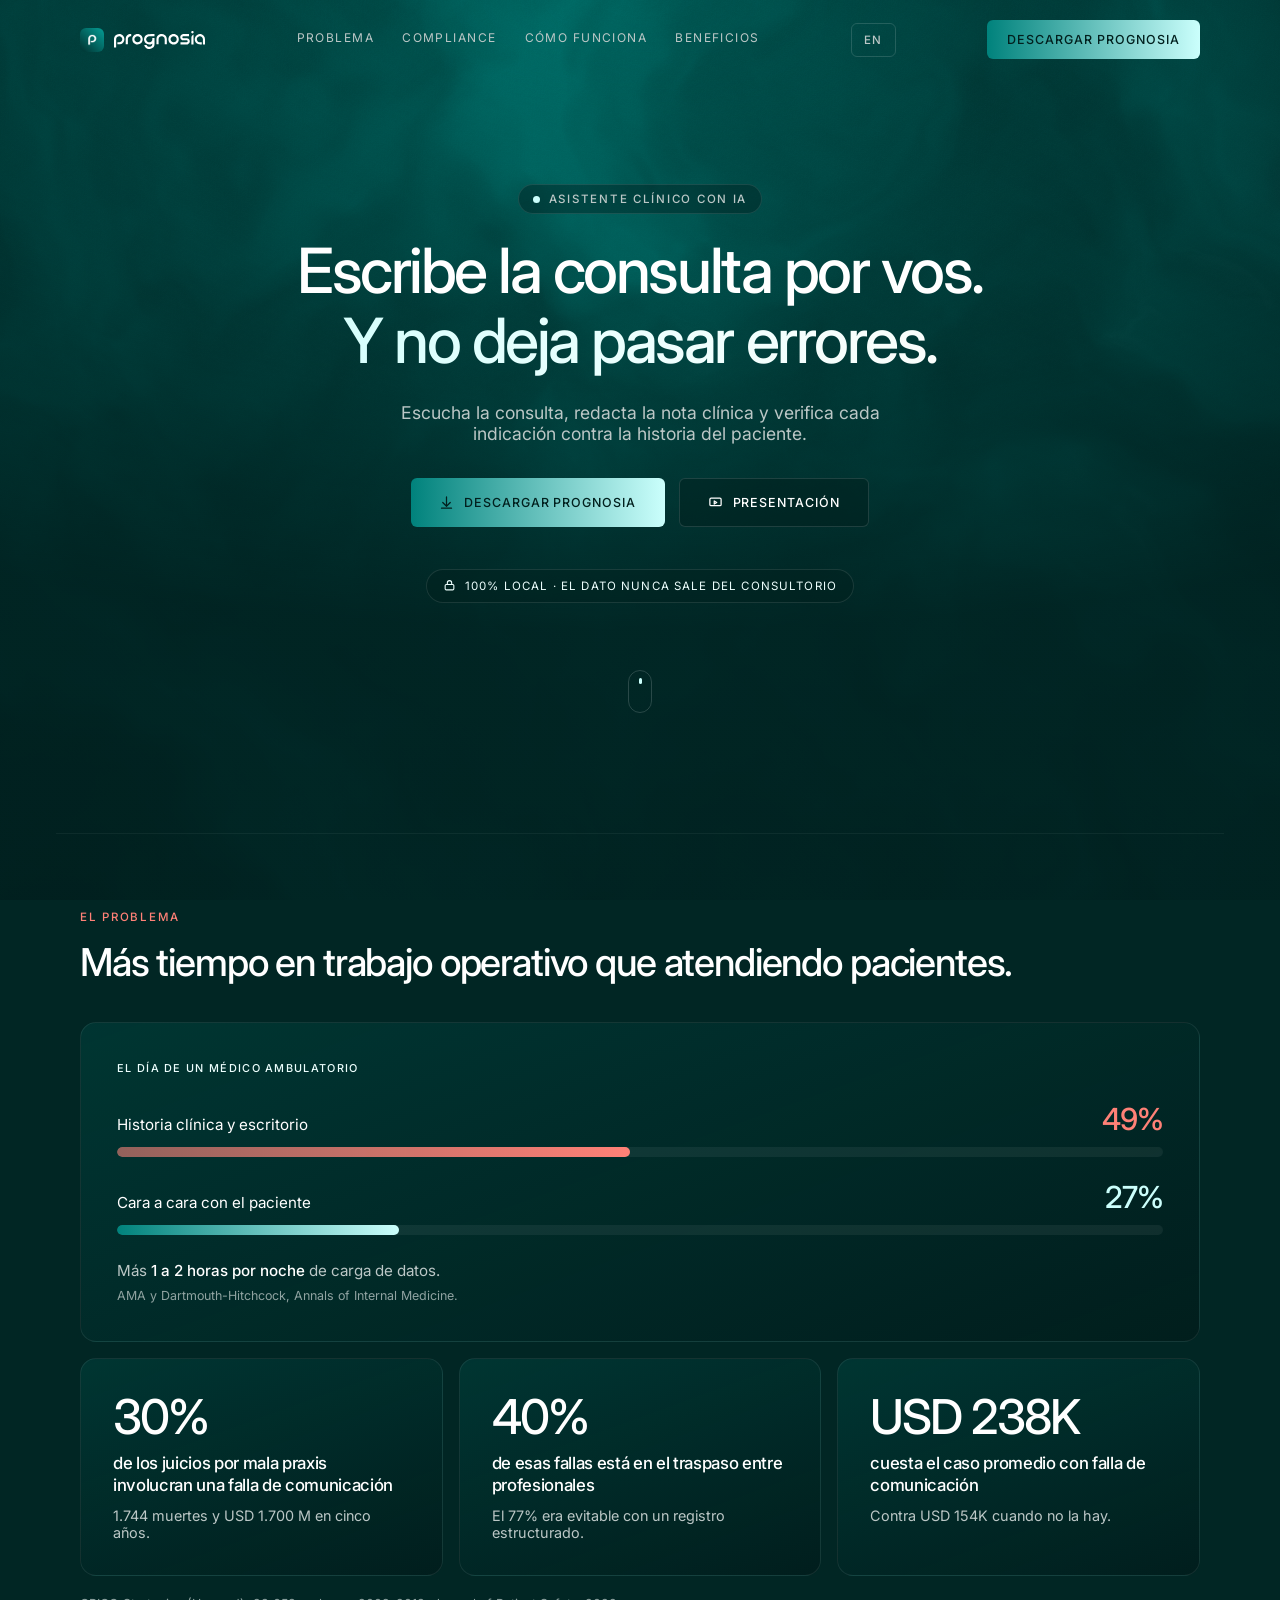
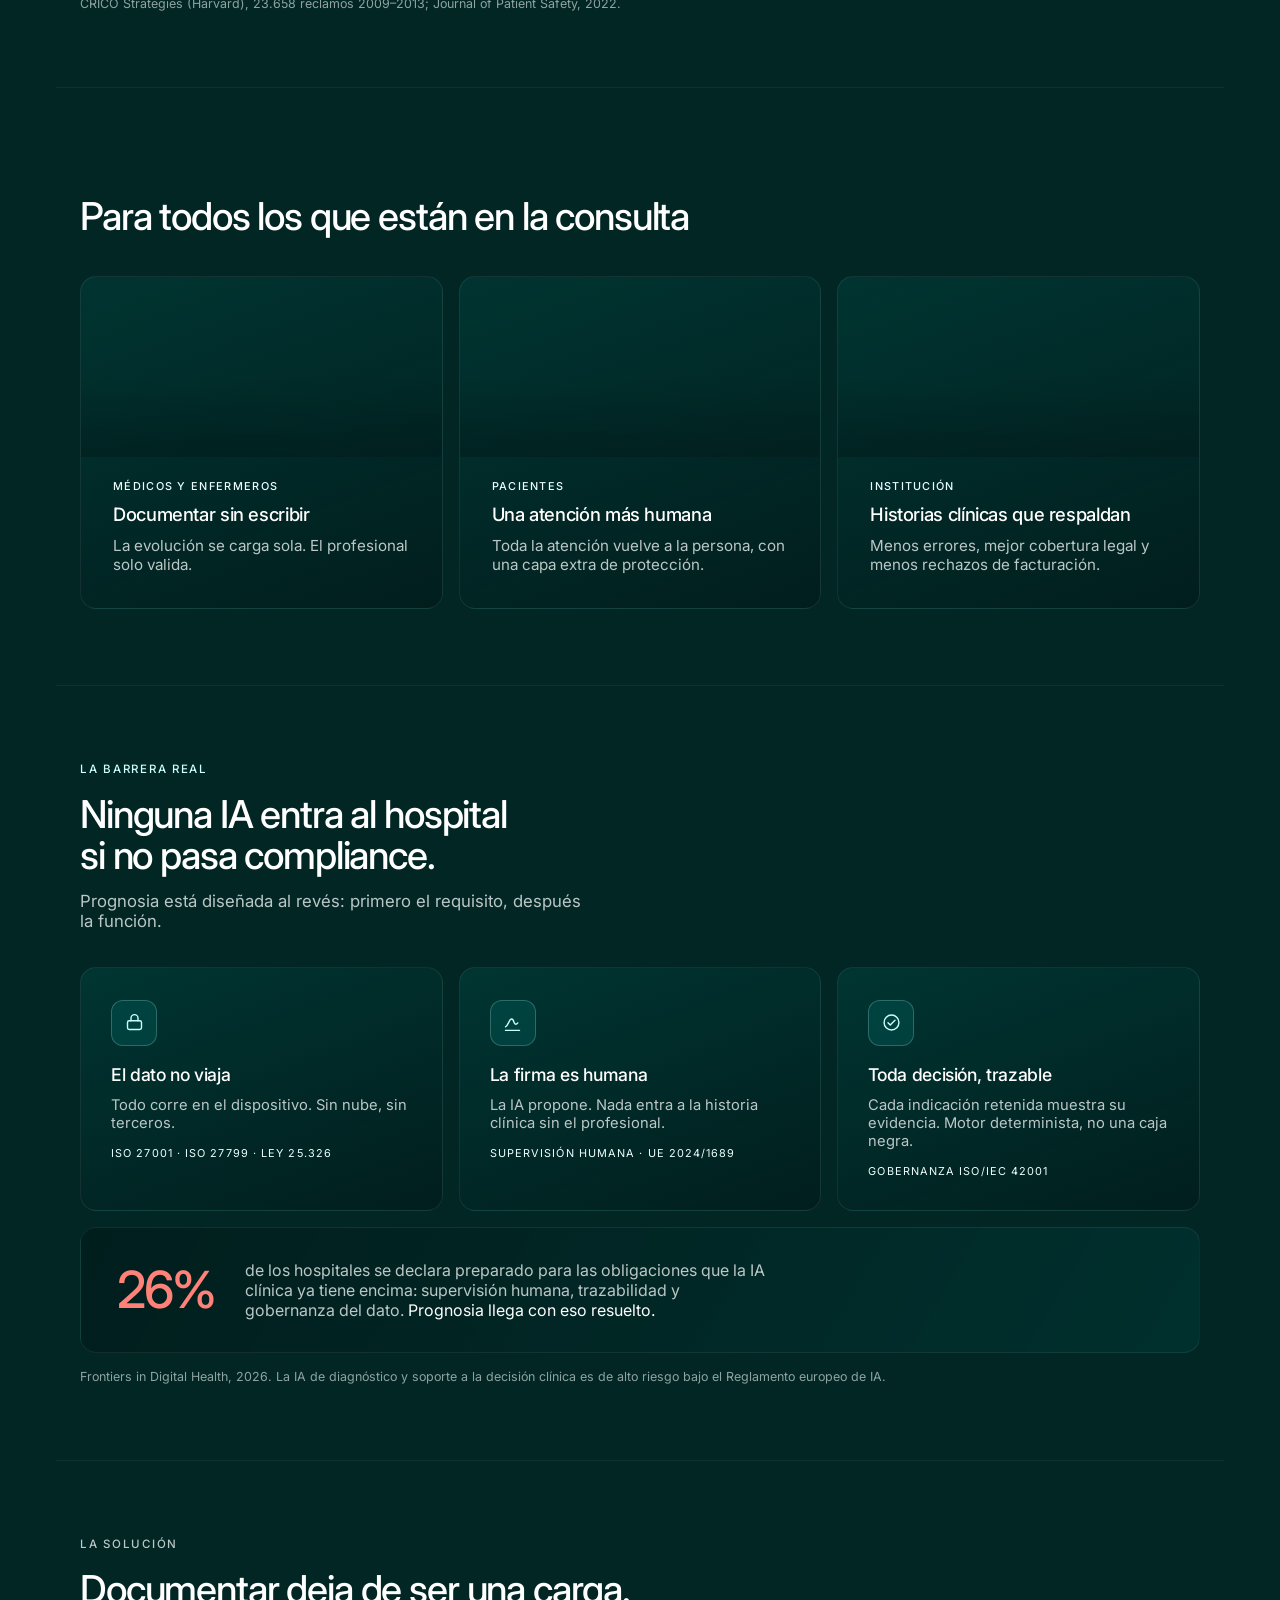
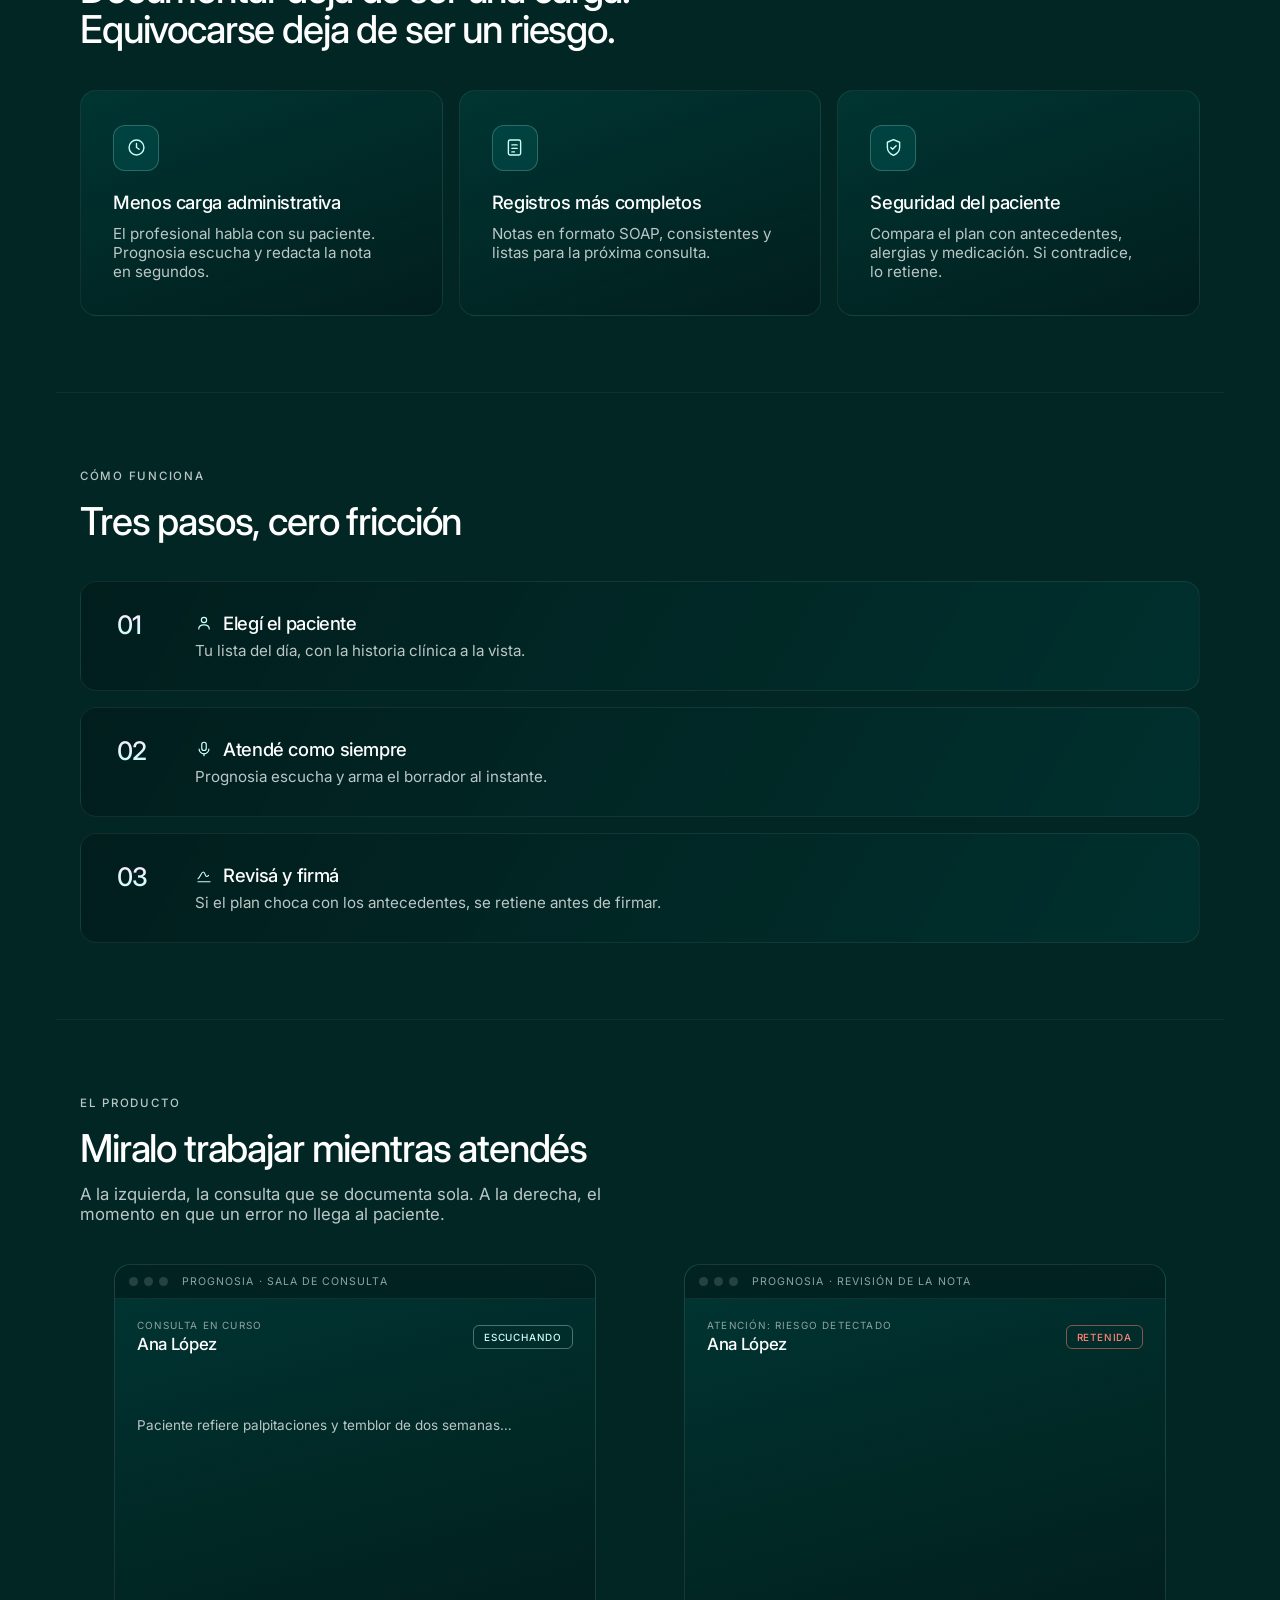
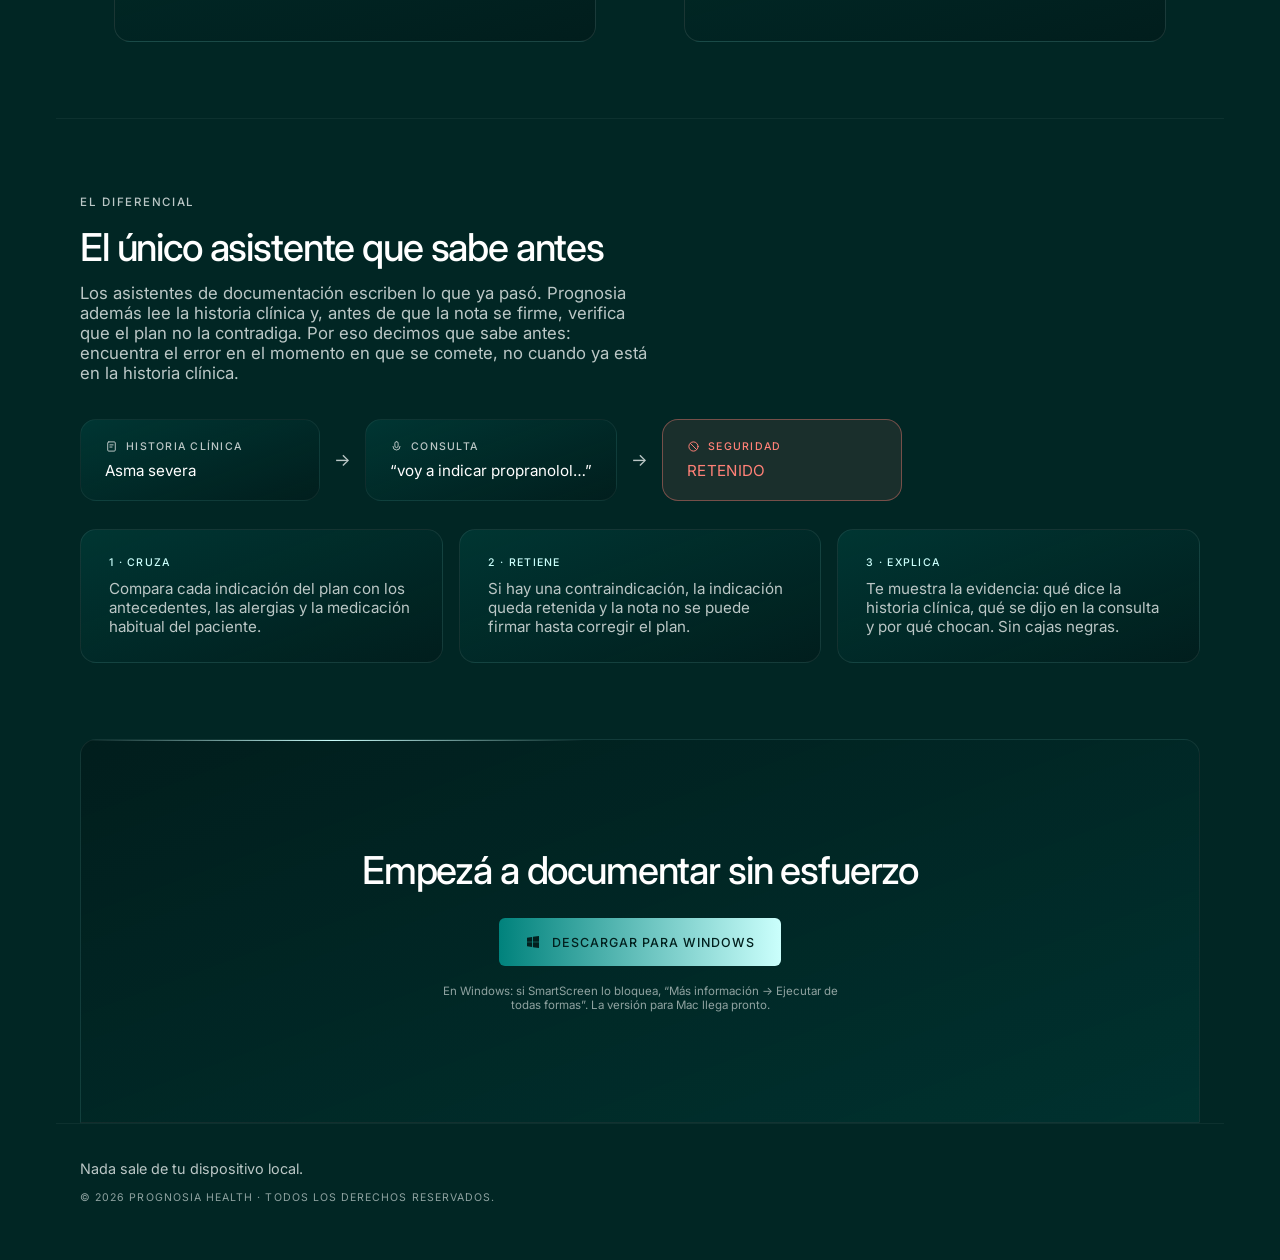
<file: landing/index.html>
<!DOCTYPE html>
<html lang="es">
<head>
  <meta charset="utf-8" />
  <meta name="viewport" content="width=device-width, initial-scale=1" />
  <title>Prognosia Health — Escribe la consulta por vos. Y no deja pasar errores.</title>
  <meta name="description" content="Prognosia escucha la consulta, redacta la nota clínica y verifica cada indicación contra la historia del paciente. 100% local: el dato nunca sale del consultorio." />
  <link rel="preconnect" href="https://fonts.googleapis.com" />
<link rel="preconnect" href="https://fonts.gstatic.com" crossorigin="crossorigin" />
<link href="https://fonts.googleapis.com/css2?family=Inter:wght@400;500;600&display=swap" rel="stylesheet" />
<link rel="icon" type="image/png" href="assets/prognosiaicon.png" />
<style>
  html { scroll-behavior: smooth; }
  body { margin:0; background:#012624; color:#bbc7c6; font-family:"Inter", ui-sans-serif, system-ui, sans-serif; -webkit-font-smoothing:antialiased; overflow-x:hidden; }
  a { color:#edfffe; }
  a:hover { color:#ffffff; }
  ::selection { background:rgba(0,130,124,.55); color:#edfffe; }
  @keyframes pg-rise { from { opacity:0; transform:translateY(26px); } to { opacity:1; transform:none; } }
  @keyframes pg-fade { from { opacity:0; } to { opacity:1; } }
  @keyframes pg-sweep { 0% { background-position:0% 50%; } 100% { background-position:200% 50%; } }
  @keyframes pg-pulse { 0%,100% { box-shadow:0 0 0 0 rgba(255,129,119,.45); } 50% { box-shadow:0 0 0 12px rgba(255,129,119,0); } }
  @keyframes pg-dot { 0%,100% { opacity:.35; transform:scale(.8); } 50% { opacity:1; transform:scale(1.15); } }
  @keyframes pg-float { 0%,100% { transform:translateY(0); } 50% { transform:translateY(-9px); } }
  @keyframes pg-flow { 0% { transform:translateX(-110%); } 100% { transform:translateX(110%); } }
  @keyframes pg-scrolldot { 0% { transform:translateY(0); opacity:0; } 30% { opacity:1; } 100% { transform:translateY(14px); opacity:0; } }
</style>
  <style>
@media (max-width: 760px) {
  #pg-topbar nav { display: none !important; }
  #pg-topbar > div > a:last-child { display: none !important; }
}
.pg-h1:hover { opacity:.75 }
.pg-h2:hover { color:#ffffff }
.pg-a3::after { content:'';position:absolute;left:0;bottom:0;height:1px;width:100%;background:linear-gradient(90deg,#00827c,#cbfffc);transform:scaleX(0);transform-origin:left;transition:transform .35s cubic-bezier(.2,.7,.2,1) }
.pg-h4:hover { transform:translateY(-2px);box-shadow:0 14px 34px -14px rgba(203,255,252,.8) }
.pg-h5:hover { transform:translateY(-3px);box-shadow:0 20px 44px -18px rgba(203,255,252,.85) }
.pg-h6:hover { border-color:rgba(203,255,252,.5);transform:translateY(-3px);background:rgba(0,55,52,.5) }
.pg-h7:hover { border-color:rgba(203,255,252,.32);box-shadow:0 26px 60px -32px rgba(0,190,180,.85) }
.pg-h8:hover { border-color:rgba(255,129,119,.4);box-shadow:0 26px 60px -32px rgba(255,129,119,.6) }
.pg-h9:hover { border-color:rgba(203,255,252,.3);box-shadow:0 26px 60px -34px rgba(0,190,180,.8) }
  </style>
</head>
<body>
<div style="position:relative;min-height:100vh;isolation:isolate">

  <canvas id="pg-shader" style="position:fixed;inset:0;width:100vw;height:100vh;z-index:-2;display:block"></canvas>
  <div style="position:fixed;inset:0;z-index:-1;pointer-events:none;background:radial-gradient(ellipse 120% 70% at 50% 0%, rgba(1,38,36,0) 0%, rgba(1,29,28,.55) 70%, rgba(1,29,28,.85) 100%)"></div>

  <div id="pg-progress" style="position:fixed;top:0;left:0;height:2px;width:0%;z-index:60;background:linear-gradient(90deg,#00827c 0%,#cbfffc 100%);box-shadow:0 0 18px rgba(203,255,252,.6)"></div>

  <header id="pg-topbar" style="position:sticky;top:0;z-index:50;transition:background .4s ease,border-color .4s ease,backdrop-filter .4s ease;border-bottom:1px solid transparent">
    <div style="max-width:1120px;margin:0 auto;padding:20px 24px;display:flex;align-items:center;justify-content:space-between;gap:24px">
      <a href="#top" translate="no" style="display:flex;align-items:center;gap:10px;text-decoration:none;transition:opacity .3s ease" class="pg-h1">
        <img src="assets/prognosiaicon.png" alt="" height="24" width="24" style="display:block;border-radius:6px" />
        <img src="assets/prognosiatext.svg" alt="Prognosia Health" height="18" style="display:block" />
      </a>
      <nav style="display:flex;gap:28px">
        <a href="#problema" style="position:relative;font-size:.75rem;font-weight:400;text-transform:uppercase;letter-spacing:.12em;color:#bbc7c6;text-decoration:none;padding-bottom:4px;transition:color .3s ease" class="pg-h2 pg-a3">Problema</a>
        <a href="#compliance" style="position:relative;font-size:.75rem;font-weight:400;text-transform:uppercase;letter-spacing:.12em;color:#bbc7c6;text-decoration:none;padding-bottom:4px;transition:color .3s ease" class="pg-h2 pg-a3">Compliance</a>
        <a href="#como-funciona" style="position:relative;font-size:.75rem;font-weight:400;text-transform:uppercase;letter-spacing:.12em;color:#bbc7c6;text-decoration:none;padding-bottom:4px;transition:color .3s ease" class="pg-h2 pg-a3">Cómo funciona</a>
        <a href="#beneficios" style="position:relative;font-size:.75rem;font-weight:400;text-transform:uppercase;letter-spacing:.12em;color:#bbc7c6;text-decoration:none;padding-bottom:4px;transition:color .3s ease" class="pg-h2 pg-a3">Beneficios</a>
      </nav>
      <a href="en.html" style="font-size:.72rem;font-weight:500;text-transform:uppercase;letter-spacing:.12em;color:#bbc7c6;text-decoration:none;padding:9px 12px;border:1px solid rgba(255,255,255,.14);border-radius:6px;white-space:nowrap" class="pg-h2">EN</a>
      <a href="#descargar" style="position:relative;overflow:hidden;display:inline-block;font-size:.78rem;font-weight:500;text-transform:uppercase;letter-spacing:.08em;text-decoration:none;border-radius:6px;padding:12px 20px;white-space:nowrap;color:#02201e;background:linear-gradient(90deg,#00827c 0%,#cbfffc 100%);transition:transform .3s cubic-bezier(.2,.7,.2,1),box-shadow .3s ease" class="pg-h4">Descargar Prognosia</a>
    </div>
  </header>

  <main id="top">

    <section style="max-width:900px;margin:0 auto;padding:104px 24px 120px;text-align:center;position:relative">
      <p style="display:inline-flex;align-items:center;gap:9px;font-size:.72rem;font-weight:500;text-transform:uppercase;letter-spacing:.15em;color:#bbc7c6;margin:0 0 22px;padding:7px 14px;border:1px solid rgba(255,255,255,.1);border-radius:999px;background:rgba(1,29,28,.4);animation:pg-rise .8s cubic-bezier(.2,.7,.2,1) both">
        <span style="width:7px;height:7px;border-radius:999px;background:#cbfffc;animation:pg-dot 2.2s ease-in-out infinite"></span>
        Asistente clínico con IA
      </p>
      <h1 style="font-size:clamp(2.4rem,6vw,3.9rem);font-weight:500;line-height:1.05;letter-spacing:-.04em;color:#ffffff;margin:0 0 20px">
        <span style="display:block;line-height:1.12;animation:pg-rise .9s cubic-bezier(.2,.7,.2,1) .1s both">Escribe la consulta por vos.</span>
        <span style="display:block;line-height:1.12;padding-bottom:.1em;background:linear-gradient(90deg,#cbfffc 0%,#edfffe 26%,#fffdfa 48%,#fad1ff 89%,#cbfffc 100%);background-size:200% auto;-webkit-background-clip:text;background-clip:text;color:transparent;animation:pg-rise .9s cubic-bezier(.2,.7,.2,1) .22s both, pg-sweep 9s linear infinite">Y no deja pasar errores.</span>
      </h1>
      <p style="max-width:50ch;margin:0 auto 34px;font-size:1.1rem;color:#bbc7c6;text-wrap:pretty;animation:pg-rise .9s cubic-bezier(.2,.7,.2,1) .34s both">
        Escucha la consulta, redacta la nota clínica y verifica cada indicación contra la historia del paciente.
      </p>
      <div style="display:flex;gap:14px;justify-content:center;flex-wrap:wrap;margin-bottom:30px;animation:pg-rise .9s cubic-bezier(.2,.7,.2,1) .46s both">
        <a href="#descargar" style="position:relative;overflow:hidden;display:inline-flex;align-items:center;gap:10px;font-size:.78rem;font-weight:500;text-transform:uppercase;letter-spacing:.08em;text-decoration:none;border-radius:6px;padding:16px 28px;color:#02201e;background:linear-gradient(90deg,#00827c 0%,#cbfffc 100%);transition:transform .3s cubic-bezier(.2,.7,.2,1),box-shadow .3s ease" class="pg-h5">
          <svg width="15" height="15" viewBox="0 0 24 24" fill="none" stroke="currentColor" stroke-width="2" stroke-linecap="round" stroke-linejoin="round" aria-hidden="true"><path d="M12 3v13"></path><path d="M6 12l6 6 6-6"></path><path d="M4 21h16"></path></svg>
          Descargar Prognosia
        </a>
        <a href="#" id="pg-open-deck" style="display:inline-flex;align-items:center;gap:10px;font-size:.78rem;font-weight:500;text-transform:uppercase;letter-spacing:.08em;text-decoration:none;border-radius:6px;padding:16px 28px;color:#ffffff;background:rgba(1,29,28,.45);border:1px solid rgba(255,255,255,.12);transition:border-color .3s ease,transform .3s cubic-bezier(.2,.7,.2,1),background .3s ease" class="pg-h6">
          <svg width="15" height="15" viewBox="0 0 24 24" fill="none" stroke="currentColor" stroke-width="2" stroke-linecap="round" stroke-linejoin="round" aria-hidden="true"><rect x="3" y="5" width="18" height="12" rx="2"></rect><path d="M10 9.5l4 2.5-4 2.5z"></path></svg>
          Presentación
        </a>
      </div>
      <p style="display:inline-flex;align-items:center;gap:9px;font-size:.72rem;text-transform:uppercase;letter-spacing:.1em;color:#edfffe;border:1px solid rgba(255,255,255,.1);border-radius:999px;padding:9px 16px;background:rgba(1,29,28,.35);animation:pg-rise .9s cubic-bezier(.2,.7,.2,1) .58s both, pg-float 6s ease-in-out 1.4s infinite">
        <svg width="13" height="13" viewBox="0 0 24 24" fill="none" stroke="currentColor" stroke-width="2" stroke-linecap="round" stroke-linejoin="round" aria-hidden="true"><rect x="4" y="10" width="16" height="10" rx="2"></rect><path d="M8 10V7a4 4 0 0 1 8 0v3"></path></svg>
        100% local · el dato nunca sale del consultorio
      </p>
      <div style="margin-top:56px;display:flex;justify-content:center;animation:pg-fade 1s ease 1.2s both">
        <div style="width:22px;height:34px;border:1px solid rgba(255,255,255,.16);border-radius:999px;display:flex;justify-content:center;padding-top:7px">
          <span style="width:3px;height:6px;border-radius:999px;background:#cbfffc;animation:pg-scrolldot 1.9s ease-in-out infinite"></span>
        </div>
      </div>
    </section>

    <section id="problema" style="max-width:1120px;margin:0 auto;padding:76px 24px;border-top:1px solid rgba(255,255,255,.05)">
      <p data-reveal="true" style="font-size:.72rem;font-weight:500;text-transform:uppercase;letter-spacing:.15em;color:#ff8177;margin:0 0 18px;opacity:0;transform:translateY(22px);transition:opacity .8s cubic-bezier(.2,.7,.2,1),transform .8s cubic-bezier(.2,.7,.2,1)">El problema</p>
      <h2 data-reveal="true" style="font-size:clamp(1.7rem,4vw,2.4rem);font-weight:500;line-height:1.05;letter-spacing:-.03em;color:#ffffff;margin:0 0 40px;opacity:0;transform:translateY(22px);transition:opacity .8s cubic-bezier(.2,.7,.2,1) .08s,transform .8s cubic-bezier(.2,.7,.2,1) .08s">Más tiempo en trabajo operativo que atendiendo pacientes.</h2>

      <div data-glow="true" data-reveal="true" style="position:relative;overflow:hidden;background:linear-gradient(160deg,rgba(0,55,52,.9),rgba(1,29,28,.84));border:1px solid rgba(255,255,255,.08);border-radius:16px;padding:38px 36px;margin-bottom:16px;opacity:0;transform:translateY(24px);transition:opacity .8s cubic-bezier(.2,.7,.2,1),transform .55s cubic-bezier(.2,.7,.2,1),border-color .45s ease,box-shadow .45s ease" class="pg-h7">
        <div data-glowlayer="true" style="position:absolute;inset:0;pointer-events:none;opacity:0;transition:opacity .35s ease;background:radial-gradient(460px circle at var(--mx,50%) var(--my,50%), rgba(0,190,180,.2), transparent 62%)"></div>
        <p style="position:relative;font-size:.68rem;font-weight:500;text-transform:uppercase;letter-spacing:.12em;color:#edfffe;margin:0 0 26px">El día de un médico ambulatorio</p>
        <div style="position:relative;display:grid;gap:22px">
          <div>
            <div style="display:flex;align-items:baseline;justify-content:space-between;gap:16px;margin-bottom:10px">
              <span style="color:#ffffff;font-size:.95rem">Historia clínica y escritorio</span>
              <span style="font-size:1.9rem;font-weight:500;letter-spacing:-.03em;color:#ff8177"><span data-count="true">49</span>%</span>
            </div>
            <div style="height:10px;border-radius:999px;background:rgba(255,255,255,.06);overflow:hidden">
              <div data-bar="true" data-w="49" style="height:100%;width:0%;border-radius:999px;background:linear-gradient(90deg,rgba(255,129,119,.55),#ff8177);transition:width 1.4s cubic-bezier(.2,.7,.2,1) .2s"></div>
            </div>
          </div>
          <div>
            <div style="display:flex;align-items:baseline;justify-content:space-between;gap:16px;margin-bottom:10px">
              <span style="color:#ffffff;font-size:.95rem">Cara a cara con el paciente</span>
              <span style="font-size:1.9rem;font-weight:500;letter-spacing:-.03em;color:#cbfffc"><span data-count="true">27</span>%</span>
            </div>
            <div style="height:10px;border-radius:999px;background:rgba(255,255,255,.06);overflow:hidden">
              <div data-bar="true" data-w="27" style="height:100%;width:0%;border-radius:999px;background:linear-gradient(90deg,#00827c,#cbfffc);transition:width 1.4s cubic-bezier(.2,.7,.2,1) .45s"></div>
            </div>
          </div>
        </div>
        <p style="position:relative;margin:26px 0 0;font-size:.95rem;color:#bbc7c6">Más <strong style="color:#ffffff;font-weight:500">1 a 2 horas por noche</strong> de carga de datos.</p>
        <p style="position:relative;margin:8px 0 0;font-size:.78rem;color:#8fa3a1">AMA y Dartmouth-Hitchcock, Annals of Internal Medicine.</p>
      </div>

      <div style="display:grid;grid-template-columns:repeat(auto-fit,minmax(266px,1fr));gap:16px">

        <article data-glow="true" data-reveal="true" style="position:relative;overflow:hidden;background:linear-gradient(160deg,rgba(0,55,52,.9),rgba(1,29,28,.82));border:1px solid rgba(255,255,255,.08);border-radius:16px;padding:34px 32px;opacity:0;transform:translateY(24px);transition:opacity .8s cubic-bezier(.2,.7,.2,1) .1s,transform .55s cubic-bezier(.2,.7,.2,1) .1s,border-color .45s ease,box-shadow .45s ease" class="pg-h8">
          <div data-glowlayer="true" style="position:absolute;inset:0;pointer-events:none;opacity:0;transition:opacity .35s ease;background:radial-gradient(320px circle at var(--mx,50%) var(--my,50%), rgba(255,129,119,.22), transparent 65%)"></div>
          <p style="position:relative;font-size:3rem;font-weight:500;letter-spacing:-.04em;line-height:1;color:#ffffff;margin:0 0 12px"><span data-count="true">30</span>%</p>
          <h3 style="position:relative;font-size:1.05rem;font-weight:500;letter-spacing:-.02em;line-height:1.3;color:#ffffff;margin:0 0 10px">de los juicios por mala praxis involucran una falla de comunicación</h3>
          <p style="position:relative;color:#bbc7c6;font-size:.9rem;margin:0">1.744 muertes y USD 1.700 M en cinco años.</p>
        </article>

        <article data-glow="true" data-reveal="true" style="position:relative;overflow:hidden;background:linear-gradient(160deg,rgba(0,55,52,.9),rgba(1,29,28,.82));border:1px solid rgba(255,255,255,.08);border-radius:16px;padding:34px 32px;opacity:0;transform:translateY(24px);transition:opacity .8s cubic-bezier(.2,.7,.2,1) .2s,transform .55s cubic-bezier(.2,.7,.2,1) .2s,border-color .45s ease,box-shadow .45s ease" class="pg-h8">
          <div data-glowlayer="true" style="position:absolute;inset:0;pointer-events:none;opacity:0;transition:opacity .35s ease;background:radial-gradient(320px circle at var(--mx,50%) var(--my,50%), rgba(255,129,119,.22), transparent 65%)"></div>
          <p style="position:relative;font-size:3rem;font-weight:500;letter-spacing:-.04em;line-height:1;color:#ffffff;margin:0 0 12px"><span data-count="true">40</span>%</p>
          <h3 style="position:relative;font-size:1.05rem;font-weight:500;letter-spacing:-.02em;line-height:1.3;color:#ffffff;margin:0 0 10px">de esas fallas está en el traspaso entre profesionales</h3>
          <p style="position:relative;color:#bbc7c6;font-size:.9rem;margin:0">El 77% era evitable con un registro estructurado.</p>
        </article>

        <article data-glow="true" data-reveal="true" style="position:relative;overflow:hidden;background:linear-gradient(160deg,rgba(0,55,52,.9),rgba(1,29,28,.82));border:1px solid rgba(255,255,255,.08);border-radius:16px;padding:34px 32px;opacity:0;transform:translateY(24px);transition:opacity .8s cubic-bezier(.2,.7,.2,1) .3s,transform .55s cubic-bezier(.2,.7,.2,1) .3s,border-color .45s ease,box-shadow .45s ease" class="pg-h8">
          <div data-glowlayer="true" style="position:absolute;inset:0;pointer-events:none;opacity:0;transition:opacity .35s ease;background:radial-gradient(320px circle at var(--mx,50%) var(--my,50%), rgba(255,129,119,.22), transparent 65%)"></div>
          <p style="position:relative;font-size:3rem;font-weight:500;letter-spacing:-.04em;line-height:1;color:#ffffff;margin:0 0 12px">USD <span data-count="true">238</span>K</p>
          <h3 style="position:relative;font-size:1.05rem;font-weight:500;letter-spacing:-.02em;line-height:1.3;color:#ffffff;margin:0 0 10px">cuesta el caso promedio con falla de comunicación</h3>
          <p style="position:relative;color:#bbc7c6;font-size:.9rem;margin:0">Contra USD 154K cuando no la hay.</p>
        </article>

      </div>
      <p data-reveal="true" style="margin:20px 0 0;font-size:.78rem;color:#8fa3a1;opacity:0;transform:translateY(18px);transition:opacity .7s ease,transform .7s ease">CRICO Strategies (Harvard), 23.658 reclamos 2009–2013; Journal of Patient Safety, 2022.</p>
    </section>

    <section id="beneficios" style="max-width:1120px;margin:0 auto;padding:76px 24px;border-top:1px solid rgba(255,255,255,.05)">
      <p data-reveal="true" style="font-size:.72rem;font-weight:500;text-transform:uppercase;letter-spacing:.15em;color:#bbc7c6;margin:0 0 18px;opacity:0;transform:translateY(22px);transition:opacity .8s cubic-bezier(.2,.7,.2,1),transform .8s cubic-bezier(.2,.7,.2,1)">Beneficios</p>
      <h2 data-reveal="true" style="font-size:clamp(1.7rem,4vw,2.4rem);font-weight:500;line-height:1.05;letter-spacing:-.03em;color:#ffffff;margin:0 0 16px;opacity:0;transform:translateY(22px);transition:opacity .8s cubic-bezier(.2,.7,.2,1) .08s,transform .8s cubic-bezier(.2,.7,.2,1) .08s">Para todos los que están en la consulta</h2>
      <div style="display:grid;grid-template-columns:repeat(auto-fit,minmax(266px,1fr));gap:16px;margin-top:40px">

        <article data-glow="true" data-reveal="true" style="position:relative;overflow:hidden;background:linear-gradient(160deg,rgba(0,55,52,.9),rgba(1,29,28,.82));border:1px solid rgba(255,255,255,.08);border-radius:16px;padding:34px 32px;opacity:0;transform:translateY(24px);transition:opacity .8s cubic-bezier(.2,.7,.2,1) .1s,transform .55s cubic-bezier(.2,.7,.2,1) .1s,border-color .45s ease,box-shadow .45s ease" class="pg-h7">
          <div data-glowlayer="true" style="position:absolute;inset:0;pointer-events:none;opacity:0;transition:opacity .35s ease;background:radial-gradient(320px circle at var(--mx,50%) var(--my,50%), rgba(0,190,180,.28), transparent 65%)"></div>
          <div style="position:relative;margin:-34px -32px 22px;overflow:hidden"><video data-stakeholder="true" src="assets/doctor.mp4" muted loop playsinline preload="metadata" style="display:block;width:100%;height:180px;object-fit:cover;opacity:.94"></video><div style="position:absolute;inset:0;background:linear-gradient(180deg,rgba(1,38,36,.05) 55%,rgba(1,29,28,.6));pointer-events:none"></div></div>
          <p style="position:relative;font-size:.68rem;font-weight:500;text-transform:uppercase;letter-spacing:.12em;color:#edfffe;margin:0 0 10px">Médicos y enfermeros</p>
          <h3 style="position:relative;font-size:1.15rem;font-weight:500;letter-spacing:-.02em;line-height:1.25;color:#ffffff;margin:0 0 10px">Documentar sin escribir</h3>
          <p style="position:relative;color:#bbc7c6;font-size:.95rem;margin:0;text-wrap:pretty">La evolución se carga sola. El profesional solo valida.</p>
        </article>

        <article data-glow="true" data-reveal="true" style="position:relative;overflow:hidden;background:linear-gradient(160deg,rgba(0,55,52,.9),rgba(1,29,28,.82));border:1px solid rgba(255,255,255,.08);border-radius:16px;padding:34px 32px;opacity:0;transform:translateY(24px);transition:opacity .8s cubic-bezier(.2,.7,.2,1) .2s,transform .55s cubic-bezier(.2,.7,.2,1) .2s,border-color .45s ease,box-shadow .45s ease" class="pg-h7">
          <div data-glowlayer="true" style="position:absolute;inset:0;pointer-events:none;opacity:0;transition:opacity .35s ease;background:radial-gradient(320px circle at var(--mx,50%) var(--my,50%), rgba(0,190,180,.28), transparent 65%)"></div>
          <div style="position:relative;margin:-34px -32px 22px;overflow:hidden"><video data-stakeholder="true" src="assets/paciente.mp4" muted loop playsinline preload="metadata" style="display:block;width:100%;height:180px;object-fit:cover;opacity:.94"></video><div style="position:absolute;inset:0;background:linear-gradient(180deg,rgba(1,38,36,.05) 55%,rgba(1,29,28,.6));pointer-events:none"></div></div>
          <p style="position:relative;font-size:.68rem;font-weight:500;text-transform:uppercase;letter-spacing:.12em;color:#edfffe;margin:0 0 10px">Pacientes</p>
          <h3 style="position:relative;font-size:1.15rem;font-weight:500;letter-spacing:-.02em;line-height:1.25;color:#ffffff;margin:0 0 10px">Una atención más humana</h3>
          <p style="position:relative;color:#bbc7c6;font-size:.95rem;margin:0;text-wrap:pretty">Toda la atención vuelve a la persona, con una capa extra de protección.</p>
        </article>

        <article data-glow="true" data-reveal="true" style="position:relative;overflow:hidden;background:linear-gradient(160deg,rgba(0,55,52,.9),rgba(1,29,28,.82));border:1px solid rgba(255,255,255,.08);border-radius:16px;padding:34px 32px;opacity:0;transform:translateY(24px);transition:opacity .8s cubic-bezier(.2,.7,.2,1) .3s,transform .55s cubic-bezier(.2,.7,.2,1) .3s,border-color .45s ease,box-shadow .45s ease" class="pg-h7">
          <div data-glowlayer="true" style="position:absolute;inset:0;pointer-events:none;opacity:0;transition:opacity .35s ease;background:radial-gradient(320px circle at var(--mx,50%) var(--my,50%), rgba(0,190,180,.28), transparent 65%)"></div>
          <div style="position:relative;margin:-34px -32px 22px;overflow:hidden"><video data-stakeholder="true" src="assets/clinica.mp4" muted loop playsinline preload="metadata" style="display:block;width:100%;height:180px;object-fit:cover;opacity:.94"></video><div style="position:absolute;inset:0;background:linear-gradient(180deg,rgba(1,38,36,.05) 55%,rgba(1,29,28,.6));pointer-events:none"></div></div>
          <p style="position:relative;font-size:.68rem;font-weight:500;text-transform:uppercase;letter-spacing:.12em;color:#edfffe;margin:0 0 10px">Institución</p>
          <h3 style="position:relative;font-size:1.15rem;font-weight:500;letter-spacing:-.02em;line-height:1.25;color:#ffffff;margin:0 0 10px">Historias clínicas que respaldan</h3>
          <p style="position:relative;color:#bbc7c6;font-size:.95rem;margin:0;text-wrap:pretty">Menos errores, mejor cobertura legal y menos rechazos de facturación.</p>
        </article>

      </div>
    </section>

    <section id="compliance" style="max-width:1120px;margin:0 auto;padding:76px 24px;border-top:1px solid rgba(255,255,255,.05)">
      <p data-reveal="true" style="font-size:.72rem;font-weight:500;text-transform:uppercase;letter-spacing:.15em;color:#cbfffc;margin:0 0 18px;opacity:0;transform:translateY(22px);transition:opacity .8s cubic-bezier(.2,.7,.2,1),transform .8s cubic-bezier(.2,.7,.2,1)">La barrera real</p>
      <h2 data-reveal="true" style="font-size:clamp(1.7rem,4vw,2.4rem);font-weight:500;line-height:1.05;letter-spacing:-.03em;color:#ffffff;margin:0 0 16px;opacity:0;transform:translateY(22px);transition:opacity .8s cubic-bezier(.2,.7,.2,1) .08s,transform .8s cubic-bezier(.2,.7,.2,1) .08s">Ninguna IA entra al hospital<br />si no pasa compliance.</h2>
      <p data-reveal="true" style="max-width:52ch;font-size:1.05rem;margin:0 0 36px;color:#bbc7c6;text-wrap:pretty;opacity:0;transform:translateY(22px);transition:opacity .8s cubic-bezier(.2,.7,.2,1) .16s,transform .8s cubic-bezier(.2,.7,.2,1) .16s">Prognosia está diseñada al revés: primero el requisito, después la función.</p>

      <div style="display:grid;grid-template-columns:repeat(auto-fit,minmax(240px,1fr));gap:16px">

        <article data-glow="true" data-reveal="true" style="position:relative;overflow:hidden;background:linear-gradient(160deg,rgba(0,55,52,.9),rgba(1,29,28,.82));border:1px solid rgba(255,255,255,.08);border-radius:16px;padding:32px 30px;opacity:0;transform:translateY(24px);transition:opacity .8s cubic-bezier(.2,.7,.2,1) .1s,transform .55s cubic-bezier(.2,.7,.2,1) .1s,border-color .45s ease,box-shadow .45s ease" class="pg-h7">
          <div data-glowlayer="true" style="position:absolute;inset:0;pointer-events:none;opacity:0;transition:opacity .35s ease;background:radial-gradient(320px circle at var(--mx,50%) var(--my,50%), rgba(0,190,180,.28), transparent 65%)"></div>
          <div style="position:relative;display:inline-flex;align-items:center;justify-content:center;width:44px;height:44px;border-radius:12px;margin-bottom:18px;color:#cbfffc;background:rgba(0,130,124,.22);border:1px solid rgba(203,255,252,.22)">
            <svg width="21" height="21" viewBox="0 0 24 24" fill="none" stroke="currentColor" stroke-width="1.6" stroke-linecap="round" stroke-linejoin="round" aria-hidden="true"><rect x="4" y="10" width="16" height="10" rx="2"></rect><path d="M8 10V7a4 4 0 0 1 8 0v3"></path></svg>
          </div>
          <h3 style="position:relative;font-size:1.1rem;font-weight:500;letter-spacing:-.02em;line-height:1.25;color:#ffffff;margin:0 0 10px">El dato no viaja</h3>
          <p style="position:relative;color:#bbc7c6;font-size:.92rem;margin:0 0 14px">Todo corre en el dispositivo. Sin nube, sin terceros.</p>
          <p style="position:relative;font-size:.68rem;text-transform:uppercase;letter-spacing:.1em;color:#edfffe;margin:0">ISO 27001 · ISO 27799 · Ley 25.326</p>
        </article>

        <article data-glow="true" data-reveal="true" style="position:relative;overflow:hidden;background:linear-gradient(160deg,rgba(0,55,52,.9),rgba(1,29,28,.82));border:1px solid rgba(255,255,255,.08);border-radius:16px;padding:32px 30px;opacity:0;transform:translateY(24px);transition:opacity .8s cubic-bezier(.2,.7,.2,1) .2s,transform .55s cubic-bezier(.2,.7,.2,1) .2s,border-color .45s ease,box-shadow .45s ease" class="pg-h7">
          <div data-glowlayer="true" style="position:absolute;inset:0;pointer-events:none;opacity:0;transition:opacity .35s ease;background:radial-gradient(320px circle at var(--mx,50%) var(--my,50%), rgba(0,190,180,.28), transparent 65%)"></div>
          <div style="position:relative;display:inline-flex;align-items:center;justify-content:center;width:44px;height:44px;border-radius:12px;margin-bottom:18px;color:#cbfffc;background:rgba(0,130,124,.22);border:1px solid rgba(203,255,252,.22)">
            <svg width="21" height="21" viewBox="0 0 24 24" fill="none" stroke="currentColor" stroke-width="1.6" stroke-linecap="round" stroke-linejoin="round" aria-hidden="true"><path d="M4 17c3-1 4-9 7-9s2 6 4.5 6c1.5 0 2.5-1.5 2.5-1.5"></path><path d="M4 21h16"></path></svg>
          </div>
          <h3 style="position:relative;font-size:1.1rem;font-weight:500;letter-spacing:-.02em;line-height:1.25;color:#ffffff;margin:0 0 10px">La firma es humana</h3>
          <p style="position:relative;color:#bbc7c6;font-size:.92rem;margin:0 0 14px">La IA propone. Nada entra a la historia clínica sin el profesional.</p>
          <p style="position:relative;font-size:.68rem;text-transform:uppercase;letter-spacing:.1em;color:#edfffe;margin:0">Supervisión humana · UE 2024/1689</p>
        </article>

        <article data-glow="true" data-reveal="true" style="position:relative;overflow:hidden;background:linear-gradient(160deg,rgba(0,55,52,.9),rgba(1,29,28,.82));border:1px solid rgba(255,255,255,.08);border-radius:16px;padding:32px 30px;opacity:0;transform:translateY(24px);transition:opacity .8s cubic-bezier(.2,.7,.2,1) .3s,transform .55s cubic-bezier(.2,.7,.2,1) .3s,border-color .45s ease,box-shadow .45s ease" class="pg-h7">
          <div data-glowlayer="true" style="position:absolute;inset:0;pointer-events:none;opacity:0;transition:opacity .35s ease;background:radial-gradient(320px circle at var(--mx,50%) var(--my,50%), rgba(0,190,180,.28), transparent 65%)"></div>
          <div style="position:relative;display:inline-flex;align-items:center;justify-content:center;width:44px;height:44px;border-radius:12px;margin-bottom:18px;color:#cbfffc;background:rgba(0,130,124,.22);border:1px solid rgba(203,255,252,.22)">
            <svg width="21" height="21" viewBox="0 0 24 24" fill="none" stroke="currentColor" stroke-width="1.6" stroke-linecap="round" stroke-linejoin="round" aria-hidden="true"><circle cx="12" cy="12" r="8.5"></circle><path d="M8 12.3l2.6 2.6L16 9.5"></path></svg>
          </div>
          <h3 style="position:relative;font-size:1.1rem;font-weight:500;letter-spacing:-.02em;line-height:1.25;color:#ffffff;margin:0 0 10px">Toda decisión, trazable</h3>
          <p style="position:relative;color:#bbc7c6;font-size:.92rem;margin:0 0 14px">Cada indicación retenida muestra su evidencia. Motor determinista, no una caja negra.</p>
          <p style="position:relative;font-size:.68rem;text-transform:uppercase;letter-spacing:.1em;color:#edfffe;margin:0">Gobernanza ISO/IEC 42001</p>
        </article>

      </div>

      <div data-glow="true" data-reveal="true" style="position:relative;overflow:hidden;display:flex;align-items:center;gap:30px;flex-wrap:wrap;margin-top:16px;background:linear-gradient(120deg,rgba(1,29,28,.9),rgba(0,55,52,.62));border:1px solid rgba(255,255,255,.07);border-radius:16px;padding:32px 36px;opacity:0;transform:translateY(24px);transition:opacity .8s cubic-bezier(.2,.7,.2,1) .35s,transform .55s cubic-bezier(.2,.7,.2,1) .35s,border-color .45s ease,box-shadow .45s ease" class="pg-h9">
        <div data-glowlayer="true" style="position:absolute;inset:0;pointer-events:none;opacity:0;transition:opacity .35s ease;background:radial-gradient(420px circle at var(--mx,50%) var(--my,50%), rgba(0,190,180,.22), transparent 62%)"></div>
        <p style="position:relative;font-size:3.2rem;font-weight:500;letter-spacing:-.04em;line-height:1;color:#ff8177;margin:0"><span data-count="true">26</span>%</p>
        <p style="position:relative;margin:0;max-width:52ch;font-size:1rem;color:#bbc7c6;text-wrap:pretty">de los hospitales se declara preparado para las obligaciones que la IA clínica ya tiene encima: supervisión humana, trazabilidad y gobernanza del dato. <span style="color:#ffffff">Prognosia llega con eso resuelto.</span></p>
      </div>
      <p data-reveal="true" style="margin:16px 0 0;font-size:.78rem;color:#8fa3a1;opacity:0;transform:translateY(18px);transition:opacity .7s ease,transform .7s ease">Frontiers in Digital Health, 2026. La IA de diagnóstico y soporte a la decisión clínica es de alto riesgo bajo el Reglamento europeo de IA.</p>
    </section>

    <section style="max-width:1120px;margin:0 auto;padding:76px 24px;border-top:1px solid rgba(255,255,255,.05)">
      <p data-reveal="true" style="font-size:.72rem;font-weight:500;text-transform:uppercase;letter-spacing:.15em;color:#bbc7c6;margin:0 0 18px;opacity:0;transform:translateY(22px);transition:opacity .8s cubic-bezier(.2,.7,.2,1),transform .8s cubic-bezier(.2,.7,.2,1)">La solución</p>
      <h2 data-reveal="true" style="font-size:clamp(1.7rem,4vw,2.4rem);font-weight:500;line-height:1.05;letter-spacing:-.03em;color:#ffffff;margin:0 0 16px;opacity:0;transform:translateY(22px);transition:opacity .8s cubic-bezier(.2,.7,.2,1) .08s,transform .8s cubic-bezier(.2,.7,.2,1) .08s">Documentar deja de ser una carga.<br />Equivocarse deja de ser un riesgo.</h2>
      <div style="display:grid;grid-template-columns:repeat(auto-fit,minmax(266px,1fr));gap:16px;margin-top:40px">

        <article data-glow="true" data-reveal="true" style="position:relative;overflow:hidden;background:linear-gradient(160deg,rgba(0,55,52,.9),rgba(1,29,28,.82));border:1px solid rgba(255,255,255,.08);border-radius:16px;padding:34px 32px;opacity:0;transform:translateY(24px);transition:opacity .8s cubic-bezier(.2,.7,.2,1) .1s,transform .55s cubic-bezier(.2,.7,.2,1) .1s,border-color .45s ease,box-shadow .45s ease" class="pg-h7">
          <div data-glowlayer="true" style="position:absolute;inset:0;pointer-events:none;opacity:0;transition:opacity .35s ease;background:radial-gradient(320px circle at var(--mx,50%) var(--my,50%), rgba(0,190,180,.28), transparent 65%)"></div>
          <div style="position:relative;display:inline-flex;align-items:center;justify-content:center;width:44px;height:44px;border-radius:12px;margin-bottom:20px;color:#cbfffc;background:rgba(0,130,124,.22);border:1px solid rgba(203,255,252,.22)">
            <svg width="21" height="21" viewBox="0 0 24 24" fill="none" stroke="currentColor" stroke-width="1.6" stroke-linecap="round" stroke-linejoin="round" aria-hidden="true"><circle cx="12" cy="12" r="8.5"></circle><path d="M12 7.5V12l3 2"></path></svg>
          </div>
          <h3 style="position:relative;font-size:1.15rem;font-weight:500;letter-spacing:-.02em;line-height:1.25;color:#ffffff;margin:0 0 10px">Menos carga administrativa</h3>
          <p style="position:relative;color:#bbc7c6;font-size:.95rem;margin:0;text-wrap:pretty">El profesional habla con su paciente. Prognosia escucha y redacta la nota en segundos.</p>
        </article>

        <article data-glow="true" data-reveal="true" style="position:relative;overflow:hidden;background:linear-gradient(160deg,rgba(0,55,52,.9),rgba(1,29,28,.82));border:1px solid rgba(255,255,255,.08);border-radius:16px;padding:34px 32px;opacity:0;transform:translateY(24px);transition:opacity .8s cubic-bezier(.2,.7,.2,1) .2s,transform .55s cubic-bezier(.2,.7,.2,1) .2s,border-color .45s ease,box-shadow .45s ease" class="pg-h7">
          <div data-glowlayer="true" style="position:absolute;inset:0;pointer-events:none;opacity:0;transition:opacity .35s ease;background:radial-gradient(320px circle at var(--mx,50%) var(--my,50%), rgba(0,190,180,.28), transparent 65%)"></div>
          <div style="position:relative;display:inline-flex;align-items:center;justify-content:center;width:44px;height:44px;border-radius:12px;margin-bottom:20px;color:#cbfffc;background:rgba(0,130,124,.22);border:1px solid rgba(203,255,252,.22)">
            <svg width="21" height="21" viewBox="0 0 24 24" fill="none" stroke="currentColor" stroke-width="1.6" stroke-linecap="round" stroke-linejoin="round" aria-hidden="true"><rect x="5" y="3.5" width="14" height="17" rx="2"></rect><path d="M9 9h6"></path><path d="M9 13h6"></path><path d="M9 17h3"></path></svg>
          </div>
          <h3 style="position:relative;font-size:1.15rem;font-weight:500;letter-spacing:-.02em;line-height:1.25;color:#ffffff;margin:0 0 10px">Registros más completos</h3>
          <p style="position:relative;color:#bbc7c6;font-size:.95rem;margin:0;text-wrap:pretty">Notas en formato SOAP, consistentes y listas para la próxima consulta.</p>
        </article>

        <article data-glow="true" data-reveal="true" style="position:relative;overflow:hidden;background:linear-gradient(160deg,rgba(0,55,52,.9),rgba(1,29,28,.82));border:1px solid rgba(255,255,255,.08);border-radius:16px;padding:34px 32px;opacity:0;transform:translateY(24px);transition:opacity .8s cubic-bezier(.2,.7,.2,1) .3s,transform .55s cubic-bezier(.2,.7,.2,1) .3s,border-color .45s ease,box-shadow .45s ease" class="pg-h7">
          <div data-glowlayer="true" style="position:absolute;inset:0;pointer-events:none;opacity:0;transition:opacity .35s ease;background:radial-gradient(320px circle at var(--mx,50%) var(--my,50%), rgba(0,190,180,.28), transparent 65%)"></div>
          <div style="position:relative;display:inline-flex;align-items:center;justify-content:center;width:44px;height:44px;border-radius:12px;margin-bottom:20px;color:#cbfffc;background:rgba(0,130,124,.22);border:1px solid rgba(203,255,252,.22)">
            <svg width="21" height="21" viewBox="0 0 24 24" fill="none" stroke="currentColor" stroke-width="1.6" stroke-linecap="round" stroke-linejoin="round" aria-hidden="true"><path d="M12 3l7 3v6c0 4-3 7.2-7 9-4-1.8-7-5-7-9V6z"></path><path d="M9 12l2 2 4-4"></path></svg>
          </div>
          <h3 style="position:relative;font-size:1.15rem;font-weight:500;letter-spacing:-.02em;line-height:1.25;color:#ffffff;margin:0 0 10px">Seguridad del paciente</h3>
          <p style="position:relative;color:#bbc7c6;font-size:.95rem;margin:0;text-wrap:pretty">Compara el plan con antecedentes, alergias y medicación. Si contradice, lo retiene.</p>
        </article>

      </div>
    </section>

    <section id="como-funciona" style="max-width:1120px;margin:0 auto;padding:76px 24px;border-top:1px solid rgba(255,255,255,.05)">
      <p data-reveal="true" style="font-size:.72rem;font-weight:500;text-transform:uppercase;letter-spacing:.15em;color:#bbc7c6;margin:0 0 18px;opacity:0;transform:translateY(22px);transition:opacity .8s cubic-bezier(.2,.7,.2,1),transform .8s cubic-bezier(.2,.7,.2,1)">Cómo funciona</p>
      <h2 data-reveal="true" style="font-size:clamp(1.7rem,4vw,2.4rem);font-weight:500;line-height:1.05;letter-spacing:-.03em;color:#ffffff;margin:0 0 16px;opacity:0;transform:translateY(22px);transition:opacity .8s cubic-bezier(.2,.7,.2,1) .08s,transform .8s cubic-bezier(.2,.7,.2,1) .08s">Tres pasos, cero fricción</h2>
      <ol style="list-style:none;margin:40px 0 0;padding:0;display:grid;gap:16px">

        <li data-glow="true" data-reveal="true" style="position:relative;overflow:hidden;display:flex;gap:26px;align-items:flex-start;background:linear-gradient(120deg,rgba(1,29,28,.9),rgba(0,55,52,.62));border:1px solid rgba(255,255,255,.07);border-radius:16px;padding:30px 36px;opacity:0;transform:translateY(24px);transition:opacity .8s cubic-bezier(.2,.7,.2,1) .05s,transform .55s cubic-bezier(.2,.7,.2,1) .05s,border-color .45s ease,box-shadow .45s ease" class="pg-h9">
          <div data-glowlayer="true" style="position:absolute;inset:0;pointer-events:none;opacity:0;transition:opacity .35s ease;background:radial-gradient(420px circle at var(--mx,50%) var(--my,50%), rgba(0,190,180,.22), transparent 62%)"></div>
          <span style="position:relative;font-size:1.6rem;font-weight:500;letter-spacing:-.02em;line-height:1;min-width:52px;background:linear-gradient(180deg,#fde9ff,#cbfffc);-webkit-background-clip:text;background-clip:text;color:transparent">01</span>
          <div style="position:relative">
            <div style="display:flex;align-items:center;gap:10px;margin-bottom:6px;color:#cbfffc">
              <svg width="18" height="18" viewBox="0 0 24 24" fill="none" stroke="currentColor" stroke-width="1.6" stroke-linecap="round" stroke-linejoin="round" aria-hidden="true"><circle cx="12" cy="8" r="3.5"></circle><path d="M5 20c0-3.6 3.1-5.5 7-5.5s7 1.9 7 5.5"></path></svg>
              <h3 style="font-size:1.15rem;font-weight:500;letter-spacing:-.02em;line-height:1.25;color:#ffffff;margin:0">Elegí el paciente</h3>
            </div>
            <p style="margin:0;font-size:.95rem;color:#bbc7c6">Tu lista del día, con la historia clínica a la vista.</p>
          </div>
        </li>

        <li data-glow="true" data-reveal="true" style="position:relative;overflow:hidden;display:flex;gap:26px;align-items:flex-start;background:linear-gradient(120deg,rgba(1,29,28,.9),rgba(0,55,52,.62));border:1px solid rgba(255,255,255,.07);border-radius:16px;padding:30px 36px;opacity:0;transform:translateY(24px);transition:opacity .8s cubic-bezier(.2,.7,.2,1) .15s,transform .55s cubic-bezier(.2,.7,.2,1) .15s,border-color .45s ease,box-shadow .45s ease" class="pg-h9">
          <div data-glowlayer="true" style="position:absolute;inset:0;pointer-events:none;opacity:0;transition:opacity .35s ease;background:radial-gradient(420px circle at var(--mx,50%) var(--my,50%), rgba(0,190,180,.22), transparent 62%)"></div>
          <span style="position:relative;font-size:1.6rem;font-weight:500;letter-spacing:-.02em;line-height:1;min-width:52px;background:linear-gradient(180deg,#fde9ff,#cbfffc);-webkit-background-clip:text;background-clip:text;color:transparent">02</span>
          <div style="position:relative">
            <div style="display:flex;align-items:center;gap:10px;margin-bottom:6px;color:#cbfffc">
              <svg width="18" height="18" viewBox="0 0 24 24" fill="none" stroke="currentColor" stroke-width="1.6" stroke-linecap="round" stroke-linejoin="round" aria-hidden="true"><rect x="9" y="3" width="6" height="11" rx="3"></rect><path d="M5.5 12a6.5 6.5 0 0 0 13 0"></path><path d="M12 18.5V21"></path></svg>
              <h3 style="font-size:1.15rem;font-weight:500;letter-spacing:-.02em;line-height:1.25;color:#ffffff;margin:0">Atendé como siempre</h3>
            </div>
            <p style="margin:0;font-size:.95rem;color:#bbc7c6">Prognosia escucha y arma el borrador al instante.</p>
          </div>
        </li>

        <li data-glow="true" data-reveal="true" style="position:relative;overflow:hidden;display:flex;gap:26px;align-items:flex-start;background:linear-gradient(120deg,rgba(1,29,28,.9),rgba(0,55,52,.62));border:1px solid rgba(255,255,255,.07);border-radius:16px;padding:30px 36px;opacity:0;transform:translateY(24px);transition:opacity .8s cubic-bezier(.2,.7,.2,1) .25s,transform .55s cubic-bezier(.2,.7,.2,1) .25s,border-color .45s ease,box-shadow .45s ease" class="pg-h9">
          <div data-glowlayer="true" style="position:absolute;inset:0;pointer-events:none;opacity:0;transition:opacity .35s ease;background:radial-gradient(420px circle at var(--mx,50%) var(--my,50%), rgba(0,190,180,.22), transparent 62%)"></div>
          <span style="position:relative;font-size:1.6rem;font-weight:500;letter-spacing:-.02em;line-height:1;min-width:52px;background:linear-gradient(180deg,#fde9ff,#cbfffc);-webkit-background-clip:text;background-clip:text;color:transparent">03</span>
          <div style="position:relative">
            <div style="display:flex;align-items:center;gap:10px;margin-bottom:6px;color:#cbfffc">
              <svg width="18" height="18" viewBox="0 0 24 24" fill="none" stroke="currentColor" stroke-width="1.6" stroke-linecap="round" stroke-linejoin="round" aria-hidden="true"><path d="M4 17c3-1 4-9 7-9s2 6 4.5 6c1.5 0 2.5-1.5 2.5-1.5"></path><path d="M4 21h16"></path></svg>
              <h3 style="font-size:1.15rem;font-weight:500;letter-spacing:-.02em;line-height:1.25;color:#ffffff;margin:0">Revisá y firmá</h3>
            </div>
            <p style="margin:0;font-size:.95rem;color:#bbc7c6">Si el plan choca con los antecedentes, se retiene antes de firmar.</p>
          </div>
        </li>

      </ol>
    </section>

    <section id="producto" style="max-width:1120px;margin:0 auto;padding:76px 24px;border-top:1px solid rgba(255,255,255,.05)">
      <p data-reveal="true" style="font-size:.72rem;font-weight:500;text-transform:uppercase;letter-spacing:.15em;color:#bbc7c6;margin:0 0 18px;opacity:0;transform:translateY(22px);transition:opacity .8s cubic-bezier(.2,.7,.2,1),transform .8s cubic-bezier(.2,.7,.2,1)">El producto</p>
      <h2 data-reveal="true" style="font-size:clamp(1.7rem,4vw,2.4rem);font-weight:500;line-height:1.05;letter-spacing:-.03em;color:#ffffff;margin:0 0 16px;opacity:0;transform:translateY(22px);transition:opacity .8s cubic-bezier(.2,.7,.2,1) .08s,transform .8s cubic-bezier(.2,.7,.2,1) .08s">Miralo trabajar mientras atendés</h2>
      <p data-reveal="true" style="max-width:52ch;font-size:1.05rem;margin:0 0 40px;color:#bbc7c6;text-wrap:pretty;opacity:0;transform:translateY(22px);transition:opacity .8s cubic-bezier(.2,.7,.2,1) .16s,transform .8s cubic-bezier(.2,.7,.2,1) .16s">A la izquierda, la consulta que se documenta sola. A la derecha, el momento en que un error no llega al paciente.</p>
      <div style="display:grid;grid-template-columns:repeat(auto-fit,minmax(320px,1fr));gap:20px;justify-items:center">
        <div data-reveal="true" data-mock="listen" style="width:100%;display:flex;justify-content:center;opacity:0;transform:translateY(24px);transition:opacity .8s cubic-bezier(.2,.7,.2,1) .1s,transform .8s cubic-bezier(.2,.7,.2,1) .1s"></div>
        <div data-reveal="true" data-mock="block" style="width:100%;display:flex;justify-content:center;opacity:0;transform:translateY(24px);transition:opacity .8s cubic-bezier(.2,.7,.2,1) .25s,transform .8s cubic-bezier(.2,.7,.2,1) .25s"></div>
      </div>
    </section>

    <section style="max-width:1120px;margin:0 auto;padding:76px 24px;border-top:1px solid rgba(255,255,255,.05)">
      <p data-reveal="true" style="font-size:.72rem;font-weight:500;text-transform:uppercase;letter-spacing:.15em;color:#bbc7c6;margin:0 0 18px;opacity:0;transform:translateY(22px);transition:opacity .8s cubic-bezier(.2,.7,.2,1),transform .8s cubic-bezier(.2,.7,.2,1)">El diferencial</p>
      <h2 data-reveal="true" style="font-size:clamp(1.7rem,4vw,2.4rem);font-weight:500;line-height:1.05;letter-spacing:-.03em;color:#ffffff;margin:0 0 16px;opacity:0;transform:translateY(22px);transition:opacity .8s cubic-bezier(.2,.7,.2,1) .08s,transform .8s cubic-bezier(.2,.7,.2,1) .08s">El único asistente que sabe antes</h2>
      <p data-reveal="true" style="max-width:52ch;font-size:1.05rem;margin:0 0 36px;color:#bbc7c6;text-wrap:pretty;opacity:0;transform:translateY(22px);transition:opacity .8s cubic-bezier(.2,.7,.2,1) .16s,transform .8s cubic-bezier(.2,.7,.2,1) .16s">Los asistentes de documentación escriben lo que ya pasó. Prognosia además lee la historia clínica y, antes de que la nota se firme, verifica que el plan no la contradiga. Por eso decimos que sabe antes: encuentra el error en el momento en que se comete, no cuando ya está en la historia clínica.</p>

      <div role="img" aria-label="Ejemplo: historia clínica con asma severa, consulta que propone un betabloqueante, indicación retenida por seguridad" style="display:flex;align-items:stretch;gap:14px;flex-wrap:wrap">
        <div data-reveal="true" style="position:relative;background:linear-gradient(160deg,rgba(0,55,52,.92),rgba(1,29,28,.8));border:1px solid rgba(255,255,255,.06);border-radius:16px;padding:20px 24px;display:flex;flex-direction:column;gap:8px;min-width:190px;opacity:0;transform:translateY(18px);transition:opacity .7s cubic-bezier(.2,.7,.2,1) .1s,transform .7s cubic-bezier(.2,.7,.2,1) .1s">
          <span style="display:flex;align-items:center;gap:8px;font-size:.66rem;font-weight:500;text-transform:uppercase;letter-spacing:.12em;color:#bbc7c6">
            <svg width="13" height="13" viewBox="0 0 24 24" fill="none" stroke="currentColor" stroke-width="1.8" stroke-linecap="round" stroke-linejoin="round" aria-hidden="true"><rect x="5" y="3.5" width="14" height="17" rx="2"></rect><path d="M9 9h6"></path><path d="M9 13h4"></path></svg>
            Historia clínica
          </span>
          <span style="color:#ffffff;font-size:.95rem">Asma severa</span>
        </div>
        <span aria-hidden="true" data-reveal="true" style="align-self:center;color:#bbc7c6;font-size:1.1rem;opacity:0;transform:translateY(18px);transition:opacity .7s ease .3s,transform .7s ease .3s">→</span>
        <div data-reveal="true" style="position:relative;background:linear-gradient(160deg,rgba(0,55,52,.92),rgba(1,29,28,.8));border:1px solid rgba(255,255,255,.06);border-radius:16px;padding:20px 24px;display:flex;flex-direction:column;gap:8px;min-width:190px;opacity:0;transform:translateY(18px);transition:opacity .7s cubic-bezier(.2,.7,.2,1) .4s,transform .7s cubic-bezier(.2,.7,.2,1) .4s">
          <span style="display:flex;align-items:center;gap:8px;font-size:.66rem;font-weight:500;text-transform:uppercase;letter-spacing:.12em;color:#bbc7c6">
            <svg width="13" height="13" viewBox="0 0 24 24" fill="none" stroke="currentColor" stroke-width="1.8" stroke-linecap="round" stroke-linejoin="round" aria-hidden="true"><rect x="9" y="3" width="6" height="11" rx="3"></rect><path d="M5.5 12a6.5 6.5 0 0 0 13 0"></path></svg>
            Consulta
          </span>
          <span style="color:#ffffff;font-size:.95rem">“voy a indicar propranolol…”</span>
        </div>
        <span aria-hidden="true" data-reveal="true" style="align-self:center;color:#bbc7c6;font-size:1.1rem;opacity:0;transform:translateY(18px);transition:opacity .7s ease .6s,transform .7s ease .6s">→</span>
        <div data-reveal="true" style="position:relative;background:rgba(255,129,119,.1);border:1px solid rgba(255,129,119,.4);border-radius:16px;padding:20px 24px;display:flex;flex-direction:column;gap:8px;min-width:190px;opacity:0;transform:translateY(18px);transition:opacity .7s cubic-bezier(.2,.7,.2,1) .7s,transform .7s cubic-bezier(.2,.7,.2,1) .7s;animation:pg-pulse 2.6s ease-out 1.6s infinite">
          <span style="display:flex;align-items:center;gap:8px;font-size:.66rem;font-weight:500;text-transform:uppercase;letter-spacing:.12em;color:#ff8177">
            <svg width="13" height="13" viewBox="0 0 24 24" fill="none" stroke="currentColor" stroke-width="1.8" stroke-linecap="round" stroke-linejoin="round" aria-hidden="true"><circle cx="12" cy="12" r="8.5"></circle><path d="M6.5 6.5l11 11"></path></svg>
            Seguridad
          </span>
          <span style="color:#ff8177;font-size:.95rem;letter-spacing:.02em">RETENIDO</span>
        </div>
      </div>
    
      <div style="display:grid;grid-template-columns:repeat(auto-fit,minmax(240px,1fr));gap:16px;margin-top:28px">
        <div data-reveal="true" style="background:linear-gradient(160deg,rgba(0,55,52,.9),rgba(1,29,28,.82));border:1px solid rgba(255,255,255,.08);border-radius:16px;padding:26px 28px;opacity:0;transform:translateY(22px);transition:opacity .8s cubic-bezier(.2,.7,.2,1) .1s,transform .8s cubic-bezier(.2,.7,.2,1) .1s">
          <p style="font-size:.66rem;font-weight:500;text-transform:uppercase;letter-spacing:.12em;color:#cbfffc;margin:0 0 10px">1 · Cruza</p>
          <p style="color:#bbc7c6;font-size:.95rem;margin:0;text-wrap:pretty">Compara cada indicación del plan con los antecedentes, las alergias y la medicación habitual del paciente.</p>
        </div>
        <div data-reveal="true" style="background:linear-gradient(160deg,rgba(0,55,52,.9),rgba(1,29,28,.82));border:1px solid rgba(255,255,255,.08);border-radius:16px;padding:26px 28px;opacity:0;transform:translateY(22px);transition:opacity .8s cubic-bezier(.2,.7,.2,1) .2s,transform .8s cubic-bezier(.2,.7,.2,1) .2s">
          <p style="font-size:.66rem;font-weight:500;text-transform:uppercase;letter-spacing:.12em;color:#cbfffc;margin:0 0 10px">2 · Retiene</p>
          <p style="color:#bbc7c6;font-size:.95rem;margin:0;text-wrap:pretty">Si hay una contraindicación, la indicación queda retenida y la nota no se puede firmar hasta corregir el plan.</p>
        </div>
        <div data-reveal="true" style="background:linear-gradient(160deg,rgba(0,55,52,.9),rgba(1,29,28,.82));border:1px solid rgba(255,255,255,.08);border-radius:16px;padding:26px 28px;opacity:0;transform:translateY(22px);transition:opacity .8s cubic-bezier(.2,.7,.2,1) .3s,transform .8s cubic-bezier(.2,.7,.2,1) .3s">
          <p style="font-size:.66rem;font-weight:500;text-transform:uppercase;letter-spacing:.12em;color:#cbfffc;margin:0 0 10px">3 · Explica</p>
          <p style="color:#bbc7c6;font-size:.95rem;margin:0;text-wrap:pretty">Te muestra la evidencia: qué dice la historia clínica, qué se dijo en la consulta y por qué chocan. Sin cajas negras.</p>
        </div>
      </div>
    </section>

        <section id="descargar" style="max-width:1120px;margin:0 auto;padding:0 24px">
      <div data-reveal="true" style="position:relative;overflow:hidden;padding:110px 24px;text-align:center;background:linear-gradient(160deg,rgba(1,29,28,.92),rgba(0,55,52,.7));border:1px solid rgba(255,255,255,.07);border-top-left-radius:16px;border-top-right-radius:16px;opacity:0;transform:translateY(24px);transition:opacity .9s cubic-bezier(.2,.7,.2,1),transform .9s cubic-bezier(.2,.7,.2,1)">
        <div aria-hidden="true" style="position:absolute;top:0;left:0;height:1px;width:45%;background:linear-gradient(90deg,transparent,#cbfffc,transparent);animation:pg-flow 5.5s linear infinite"></div>
        <h2 style="position:relative;font-size:clamp(1.7rem,4vw,2.4rem);font-weight:500;line-height:1.05;letter-spacing:-.03em;color:#ffffff;margin:0 0 28px">Empezá a documentar sin esfuerzo</h2>
        <div style="position:relative;display:flex;gap:14px;justify-content:center;flex-wrap:wrap">
          <a href="https://github.com/Repetto-A/Prognosia/releases/latest/download/Prognosia-windows.exe" target="_blank" rel="noopener" style="position:relative;display:inline-flex;align-items:center;gap:11px;font-size:.78rem;font-weight:500;text-transform:uppercase;letter-spacing:.08em;text-decoration:none;border-radius:6px;padding:16px 26px;color:#02201e;background:linear-gradient(90deg,#00827c 0%,#cbfffc 100%);transition:transform .3s cubic-bezier(.2,.7,.2,1),box-shadow .3s ease" class="pg-h5">
            <svg width="16" height="16" viewBox="0 0 24 24" fill="currentColor" aria-hidden="true"><path d="M3 5.6l7.7-1.1v7H3zM12 4.3L21 3v8.5h-9zM3 12.5h7.7v7L3 18.4zM12 12.5h9V21l-9-1.3z"/></svg>
            Descargar para Windows
          </a>
          </div>
        <p style="position:relative;margin:18px 0 0;font-size:.72rem;color:#8fa3a1;max-width:60ch;margin-left:auto;margin-right:auto">En Windows: si SmartScreen lo bloquea, “Más información → Ejecutar de todas formas”. La versión para Mac llega pronto.</p>
      </div>
    </section>

  </main>

  <footer style="max-width:1120px;margin:0 auto;padding:36px 24px 56px;border-top:1px solid rgba(255,255,255,.05)">
    <p style="margin:0 0 8px;font-size:.9rem;color:#bbc7c6">Nada sale de tu dispositivo local.</p>
    <p style="margin:14px 0 0;text-transform:uppercase;letter-spacing:.1em;font-size:.66rem;color:#8fa3a1">© 2026 Prognosia Health · Todos los derechos reservados.</p>
  </footer>

</div>

<script>
(function(){
"use strict";
var S = {};

  function mountAll() {
    initShader();
    initReveal();
    initGlow();
    initCounters();
    initScroll();
  }

  
  function initShader() {
    const canvas = document.getElementById('pg-shader');
    if (!canvas) return;
    const gl = canvas.getContext('webgl', { antialias: false, alpha: false });
    if (!gl) { canvas.style.background = '#012624'; return; }

    const vs = 'attribute vec2 p;void main(){gl_Position=vec4(p,0.,1.);}';
    const fs = [
      'precision highp float;',
      'uniform vec2 u_res;uniform float u_t;uniform vec2 u_m;',
      'float hash(vec2 p){return fract(sin(dot(p,vec2(127.1,311.7)))*43758.5453);}',
      'float noise(vec2 p){vec2 i=floor(p),f=fract(p);vec2 u=f*f*(3.-2.*f);',
      'return mix(mix(hash(i),hash(i+vec2(1.,0.)),u.x),mix(hash(i+vec2(0.,1.)),hash(i+vec2(1.,1.)),u.x),u.y);}',
      'float fbm(vec2 p){float v=0.,a=.5;for(int i=0;i<5;i++){v+=a*noise(p);p=p*2.03+vec2(1.7,9.2);a*=.5;}return v;}',
      'void main(){',
      ' vec2 uv=(gl_FragCoord.xy-.5*u_res)/u_res.y;',
      ' float t=u_t;',
      ' vec2 q=vec2(fbm(uv*1.6+vec2(t*.07,t*.05)),fbm(uv*1.6+vec2(5.2,1.3)-t*.06));',
      ' vec2 r=vec2(fbm(uv*2.1+3.4*q+vec2(1.7+t*.045,9.2)),fbm(uv*2.1+3.4*q+vec2(8.3,2.8)-t*.038));',
      ' float f=fbm(uv*2.6+4.0*r);',
      ' vec3 abyss=vec3(0.004,0.149,0.141);',
      ' vec3 kelp=vec3(0.0,0.216,0.204);',
      ' vec3 teal=vec3(0.0,0.510,0.486);',
      ' vec3 glow=vec3(0.796,1.0,0.988);',
      ' vec3 orchid=vec3(0.980,0.820,1.0);',
      ' vec3 col=mix(abyss,kelp,smoothstep(.15,.95,f));',
      ' col=mix(col,teal,pow(clamp(length(r),0.,1.),2.2)*.75);',
      ' col+=glow*pow(smoothstep(.62,1.05,f),3.0)*.30;',
      ' col+=orchid*pow(smoothstep(.55,1.0,q.y),4.0)*.12;',
      ' float m=length(uv-u_m);',
      ' col+=teal*exp(-m*3.2)*.28;',
      ' float v=1.-dot(uv,uv)*.22;',
      ' col*=clamp(v,0.,1.);',
      ' col+=(hash(gl_FragCoord.xy+t)-.5)*0.012;',
      ' gl_FragColor=vec4(col,1.);',
      '}'
    ].join('\n');

    const compile = (type, src) => {
      const s = gl.createShader(type);
      gl.shaderSource(s, src); gl.compileShader(s);
      if (!gl.getShaderParameter(s, gl.COMPILE_STATUS)) { console.warn(gl.getShaderInfoLog(s)); }
      return s;
    };
    const prog = gl.createProgram();
    gl.attachShader(prog, compile(gl.VERTEX_SHADER, vs));
    gl.attachShader(prog, compile(gl.FRAGMENT_SHADER, fs));
    gl.linkProgram(prog); gl.useProgram(prog);

    const buf = gl.createBuffer();
    gl.bindBuffer(gl.ARRAY_BUFFER, buf);
    gl.bufferData(gl.ARRAY_BUFFER, new Float32Array([-1,-1,3,-1,-1,3]), gl.STATIC_DRAW);
    const loc = gl.getAttribLocation(prog, 'p');
    gl.enableVertexAttribArray(loc);
    gl.vertexAttribPointer(loc, 2, gl.FLOAT, false, 0, 0);

    const uRes = gl.getUniformLocation(prog, 'u_res');
    const uT = gl.getUniformLocation(prog, 'u_t');
    const uM = gl.getUniformLocation(prog, 'u_m');

    const resize = () => {
      const dpr = Math.min(window.devicePixelRatio || 1, 1.5);
      canvas.width = Math.floor(window.innerWidth * dpr);
      canvas.height = Math.floor(window.innerHeight * dpr);
      gl.viewport(0, 0, canvas.width, canvas.height);
    };
    resize();
    S._onResize = resize;
    window.addEventListener('resize', resize);

    S._mouse = { x: 0, y: 0, tx: 0, ty: 0 };
    S._onMove = (e) => {
      S._mouse.tx = (e.clientX - window.innerWidth / 2) / window.innerHeight;
      S._mouse.ty = -(e.clientY - window.innerHeight / 2) / window.innerHeight;
    };
    window.addEventListener('pointermove', S._onMove);

    const reduce = window.matchMedia('(prefers-reduced-motion: reduce)').matches;
    const start = performance.now();
    const draw = (now) => {
      const t = reduce ? 8 : (now - start) / 1000;
      S._mouse.x += (S._mouse.tx - S._mouse.x) * 0.05;
      S._mouse.y += (S._mouse.ty - S._mouse.y) * 0.05;
      gl.uniform2f(uRes, canvas.width, canvas.height);
      gl.uniform1f(uT, t);
      gl.uniform2f(uM, S._mouse.x, S._mouse.y);
      gl.drawArrays(gl.TRIANGLES, 0, 3);
      S._raf = requestAnimationFrame(draw);
    };
    S._raf = requestAnimationFrame(draw);
  }

  function initReveal() {
    const els = Array.from(document.querySelectorAll('[data-reveal]'));
    if (!els.length) return;
    S._io = new IntersectionObserver((entries) => {
      entries.forEach((en) => {
        if (en.isIntersecting) {
          en.target.style.opacity = '1';
          en.target.style.transform = 'none';
          S._io.unobserve(en.target);
        }
      });
    }, { threshold: 0.12, rootMargin: '0px 0px -8% 0px' });
    els.forEach((el) => S._io.observe(el));
  }

  function initGlow() {
    document.querySelectorAll('[data-glow]').forEach((card) => {
      const layer = card.querySelector('[data-glowlayer]');
      card.addEventListener('pointermove', (e) => {
        const r = card.getBoundingClientRect();
        const mx = ((e.clientX - r.left) / r.width) * 100;
        const my = ((e.clientY - r.top) / r.height) * 100;
        card.style.setProperty('--mx', mx + '%');
        card.style.setProperty('--my', my + '%');
        const rx = ((e.clientY - r.top) / r.height - 0.5) * -4;
        const ry = ((e.clientX - r.left) / r.width - 0.5) * 4;
        card.style.transform = 'perspective(900px) translateY(-6px) rotateX(' + rx + 'deg) rotateY(' + ry + 'deg)';
        if (layer) layer.style.opacity = '1';
      });
      card.addEventListener('pointerleave', () => {
        card.style.transform = 'none';
        if (layer) layer.style.opacity = '0';
      });
    });
  }

  function initCounters() {
    const targets = Array.from(document.querySelectorAll('[data-count]'));
    const bars = Array.from(document.querySelectorAll('[data-bar]'));
    if (!targets.length && !bars.length) return;
    const reduce = window.matchMedia('(prefers-reduced-motion: reduce)').matches;

    const runCount = (el) => {
      const to = parseFloat(el.textContent.replace(/[^\d.]/g, ''));
      if (!isFinite(to) || reduce) return;
      const dur = 1400, t0 = performance.now();
      const tick = (now) => {
        const p = Math.min((now - t0) / dur, 1);
        const e = 1 - Math.pow(1 - p, 3);
        el.textContent = String(Math.round(to * e));
        if (p < 1) requestAnimationFrame(tick);
        else el.textContent = String(to);
      };
      requestAnimationFrame(tick);
    };

    S._ioNum = new IntersectionObserver((entries) => {
      entries.forEach((en) => {
        if (!en.isIntersecting) return;
        const el = en.target;
        const bar = el.querySelector && el.querySelector('[data-bar]');
        if (bar) bar.style.width = bar.getAttribute('data-w') + '%';
        else runCount(el);
        S._ioNum.unobserve(el);
      });
    }, { threshold: 0 });
    targets.concat(bars.map((b) => b.parentElement)).forEach((el) => S._ioNum.observe(el));
  }

  function initScroll() {
    const bar = document.getElementById('pg-progress');
    const bartop = document.getElementById('pg-topbar');
    S._onScroll = () => {
      const h = document.documentElement.scrollHeight - window.innerHeight;
      const y = window.scrollY;
      if (bar) bar.style.width = (h > 0 ? (y / h) * 100 : 0) + '%';
      if (bartop) {
        const on = y > 24;
        bartop.style.background = on ? 'rgba(1,29,28,.72)' : 'transparent';
        bartop.style.backdropFilter = on ? 'blur(16px)' : 'none';
        bartop.style.borderBottomColor = on ? 'rgba(255,255,255,.07)' : 'transparent';
      }
    };
    window.addEventListener('scroll', S._onScroll, { passive: true });
    S._onScroll();
  }

  if (document.readyState === "loading") document.addEventListener("DOMContentLoaded", mountAll); else mountAll();
})();
</script>

<style>
#pg-deck { position:fixed; inset:0; z-index:100; background:rgba(1,29,28,.9); backdrop-filter:blur(10px); -webkit-backdrop-filter:blur(10px); display:none; }
#pg-deck.on { display:block; }
.pg-slide { position:absolute; inset:0; display:flex; flex-direction:column; align-items:center; justify-content:center; text-align:center; padding:8vh 8vw; opacity:0; transform:translateX(34px); transition:opacity .45s ease, transform .5s cubic-bezier(.2,.7,.2,1); pointer-events:none; }
.pg-slide.act { opacity:1; transform:none; pointer-events:auto; }
.pg-slide .k { font-size:.74rem; font-weight:500; text-transform:uppercase; letter-spacing:.18em; color:#cbfffc; margin:0 0 26px; }
.pg-slide h2 { font-size:clamp(2rem,5.5vw,4rem); font-weight:500; line-height:1.08; letter-spacing:-.04em; color:#ffffff; margin:0 0 24px; max-width:22ch; }
.pg-slide .big { font-size:clamp(1rem,2vw,1.35rem); color:#bbc7c6; margin:0 0 10px; max-width:52ch; text-wrap:pretty; }
.pg-slide .accent { color:#fde9ff; }
.pg-deck-trace { display:flex; align-items:center; gap:16px; flex-wrap:wrap; justify-content:center; margin-top:10px; }
.pg-deck-trace span.node { background:rgba(0,55,52,.85); border:1px solid rgba(255,255,255,.1); border-radius:12px; padding:14px 22px; color:#ffffff; font-size:1.05rem; }
.pg-deck-trace span.bad { background:rgba(255,129,119,.12); border-color:rgba(255,129,119,.45); color:#ff8177; font-weight:500; letter-spacing:.06em; }
#pg-deck-close { position:absolute; top:22px; right:26px; z-index:2; background:transparent; border:1px solid rgba(255,255,255,.18); color:#bbc7c6; border-radius:6px; padding:8px 14px; font:inherit; font-size:.72rem; text-transform:uppercase; letter-spacing:.1em; cursor:pointer; }
#pg-deck-close:hover { color:#ffffff; border-color:#bbc7c6; }
#pg-deck-hud { position:absolute; bottom:22px; left:0; right:0; z-index:2; display:flex; align-items:center; justify-content:center; gap:22px; color:#8fa3a1; font-size:.72rem; text-transform:uppercase; letter-spacing:.1em; }

.pg-cols { display:flex; gap:16px; flex-wrap:wrap; justify-content:center; max-width:960px; }
.pg-mini { flex:1; min-width:220px; max-width:300px; background:rgba(0,55,52,.85); border:1px solid rgba(255,255,255,.08); border-radius:16px; padding:24px; text-align:left; }
.pg-mini b { display:block; color:#edfffe; font-size:.68rem; font-weight:500; text-transform:uppercase; letter-spacing:.12em; margin-bottom:10px; }
.pg-mini span { color:#bbc7c6; font-size:.95rem; line-height:1.5; }
.pg-bullets { text-align:left; max-width:680px; display:grid; gap:12px; }
.pg-bullets p { margin:0; color:#bbc7c6; font-size:clamp(.95rem,1.6vw,1.15rem); line-height:1.5; }
.pg-bullets b { color:#ffffff; font-weight:500; }
.pg-team { display:flex; gap:40px; flex-wrap:wrap; justify-content:center; margin-top:10px; }
.pg-team > div { display:flex; flex-direction:column; align-items:center; gap:6px; max-width:220px; }
.pg-team img { width:120px; height:120px; border-radius:999px; object-fit:cover; border:2px solid rgba(203,255,252,.35); }
.pg-team b { color:#ffffff; font-weight:500; font-size:1.05rem; margin-top:8px; }
.pg-team a { color:#cbfffc; font-size:.85rem; text-decoration:none; }
.pg-team .badge { color:#fde9ff; font-size:.7rem; text-transform:uppercase; letter-spacing:.08em; text-align:center; }

.pg-mini i { display:block; margin-top:12px; font-style:normal; font-size:.6rem; text-transform:uppercase; letter-spacing:.1em; color:#edfffe; }
.pg-logos { display:flex; align-items:center; gap:12px; margin-top:28px; }
.pg-logos span { font-size:.66rem; text-transform:uppercase; letter-spacing:.12em; color:#8fa3a1; margin-right:8px; }
.pg-logos img { height:22px; display:block; }
.pg-deck-btn { display:inline-flex; align-items:center; gap:10px; margin:6px 0 18px; font-size:.8rem; font-weight:500; text-transform:uppercase; letter-spacing:.08em; text-decoration:none; border-radius:6px; padding:16px 28px; color:#02201e; background:linear-gradient(90deg,#00827c,#cbfffc); }
</style>

<div id="pg-deck" role="dialog" aria-modal="true" aria-label="Presentación de Prognosia">
  <button id="pg-deck-close" type="button">Esc · Cerrar</button>

  <section class="pg-slide">
    <img src="assets/prognosiatext.svg" alt="Prognosia Health" style="height:clamp(30px,4.5vw,52px);margin-bottom:38px" />
    <h2>Escribe la consulta por vos.<br />Y no deja pasar errores.</h2>
    <p class="big">Asistente clínico con IA · 100% local</p>
  </section>

  <section class="pg-slide">
    <p class="k">El problema</p>
    <h2>Más tiempo en trabajo operativo<br />que atendiendo pacientes.</h2>
    <p class="big"><span class="accent">49%</span> del día en la historia clínica · <span class="accent">27%</span> cara a cara. Y 1 a 2 horas más de carga cada noche.</p>
    <p class="big" style="font-size:.8rem;color:#8fa3a1">AMA · Annals of Internal Medicine</p>
  </section>

  <section class="pg-slide">
    <p class="k">El costo</p>
    <h2>Documentar mal se paga caro.</h2>
    <p class="big"><span class="accent">30%</span> de los juicios por mala praxis involucran una falla de comunicación. USD 238K por caso · 1.744 muertes en cinco años.</p>
    <p class="big" style="font-size:.8rem;color:#8fa3a1">CRICO Strategies (Harvard), 23.658 reclamos</p>
  </section>

  <section class="pg-slide">
    <p class="k">La solución</p>
    <h2>Documentar deja de ser una carga.<br />Equivocarse deja de ser un riesgo.</h2>
    <p class="big">Escucha. Redacta. Verifica. Prognosia arma la nota mientras atendés y compara cada indicación con la historia del paciente.</p>
  </section>

  <section class="pg-slide">
    <p class="k">Cómo funciona</p>
    <h2>Tres pasos, cero fricción</h2>
    <div class="pg-bullets">
      <p><span class="accent">01</span> <b>Elegí el paciente:</b> tu lista del día, con la historia clínica a la vista.</p>
      <p><span class="accent">02</span> <b>Atendé como siempre:</b> Prognosia escucha y arma el borrador al instante.</p>
      <p><span class="accent">03</span> <b>Revisá y firmá:</b> si el plan choca con los antecedentes, se retiene antes de firmar.</p>
    </div>
  </section>

  <section class="pg-slide">
    <p class="k">El producto</p>
    <h2>La consulta se documenta sola</h2>
    <div data-mock="listen" style="display:flex;justify-content:center;width:100%"></div>
  </section>

  <section class="pg-slide">
    <p class="k">El diferencial</p>
    <h2>El único asistente que sabe antes</h2>
    <div data-mock="block" style="display:flex;justify-content:center;width:100%"></div>
  </section>

  <section class="pg-slide">
    <p class="k">Beneficios</p>
    <h2>Para todos los que están en la consulta</h2>
    <div class="pg-cols">
      <div class="pg-mini"><b>Médicos y enfermeros</b><span>Documentar sin escribir: la evolución se carga sola y el profesional solo valida.</span></div>
      <div class="pg-mini"><b>Pacientes</b><span>Una atención más humana, con una capa extra de protección en cada indicación.</span></div>
      <div class="pg-mini"><b>Institución</b><span>Historias clínicas que respaldan: menos errores y menos rechazos de facturación.</span></div>
    </div>
  </section>

  <section class="pg-slide">
    <p class="k">La barrera real</p>
    <h2>Ninguna IA entra al hospital<br />si no pasa compliance.</h2>
    <div class="pg-cols">
      <div class="pg-mini"><b>El dato no viaja</b><span>Todo corre en el dispositivo. Sin nube, sin terceros.</span><i>ISO 27001 · ISO 27799 · Ley 25.326</i></div>
      <div class="pg-mini"><b>La firma es humana</b><span>La IA propone. Nada entra a la historia clínica sin el profesional.</span><i>Supervisión humana · UE 2024/1689</i></div>
      <div class="pg-mini"><b>Toda decisión, trazable</b><span>Cada indicación retenida muestra su evidencia. Motor determinista, no caja negra.</span><i>Gobernanza ISO/IEC 42001</i></div>
    </div>
    <p class="big" style="margin-top:24px">Solo el <span class="accent">26%</span> de los hospitales está preparado. <span style="color:#ffffff">Prognosia llega con eso resuelto.</span></p>
  </section>

  <section class="pg-slide">
    <p class="k">Infraestructura</p>
    <h2>100% local. Cero nube.</h2>
    <div class="pg-bullets">
      <p>• <b>QVAC SDK (Tether):</b> Whisper STT + Qwen3-4B corriendo en el dispositivo</p>
      <p>• <b>Seguridad determinista:</b> reglas sin LLM en la decisión</p>
      <p>• <b>RAG local</b> sobre guías clínicas (BM25)</p>
      <p>• <b>Propuesta de registro en HCE</b> con aprobación humana</p>
      <p>• <b>App local</b> en Python + Starlette · cero llamadas a la nube</p>
    </div>
    <div class="pg-logos"><span>Powered by</span><img src="assets/qvac-logo.svg" alt="QVAC" /><img src="assets/tether-logo.png" alt="Tether" style="height:20px" /></div>
  </section>

  <section class="pg-slide">
    <p class="k">Probala ahora</p>
    <h2>prognosia.health</h2>
    <a class="pg-deck-btn" href="https://github.com/Repetto-A/Prognosia/releases/latest/download/Prognosia-windows.exe"><svg width="16" height="16" viewBox="0 0 24 24" fill="currentColor" aria-hidden="true"><path d="M3 5.6l7.7-1.1v7H3zM12 4.3L21 3v8.5h-9zM3 12.5h7.7v7L3 18.4zM12 12.5h9V21l-9-1.3z"/></svg> Descargar para Windows</a>
    <p class="big">Demo local: se abre en tu navegador y nada sale de tu máquina.</p>
  </section>

  <section class="pg-slide">
    <p class="k">Equipo</p>
    <div class="pg-team">
      <div><img src="assets/team-ale.png" alt="Alejandro Repetto" /><b>Alejandro Repetto</b><a href="https://x.com/AleRepetto5" target="_blank" rel="noopener">@AleRepetto5</a></div>
      <div><img src="assets/team-artu.jpg" alt="Arturo Grande" /><b>Arturo Grande</b><a href="https://x.com/ArtuGrande" target="_blank" rel="noopener">@ArtuGrande</a></div>
      <div><img src="assets/team-ian.png" alt="Ian Duhamel Hayes" /><b>Ian Duhamel Hayes</b><a href="https://x.com/ian_duhamel" target="_blank" rel="noopener">@ian_duhamel</a></div>
    </div>
  </section>

  <section class="pg-slide">
    <img src="assets/prognosiaicon.png" alt="" width="64" height="64" style="border-radius:14px;margin-bottom:32px" />
    <h2>Muchas gracias, su atención.</h2>
    <p class="big">Prognosia Health</p>
  </section>

  <div id="pg-deck-hud">
    <span id="pg-deck-counter">1 / 9</span>
    <span>← → para navegar</span>
  </div>
</div>

<script>
(function () {
  "use strict";

  document.querySelectorAll('[data-stakeholder]').forEach(function (v) {
    v.muted = true;
    var card = v.closest('article') || v;
    if (window.matchMedia('(hover: hover)').matches) {
      card.addEventListener('pointerenter', function () { v.play().catch(function () {}); });
      card.addEventListener('pointerleave', function () { v.pause(); });
    } else {
      new IntersectionObserver(function (entries) {
        entries.forEach(function (en) {
          if (en.isIntersecting) v.play().catch(function () {});
          else v.pause();
        });
      }, { threshold: 0.4 }).observe(v);
    }
  });

  var deck = document.getElementById('pg-deck');
  var slides = Array.prototype.slice.call(deck.querySelectorAll('.pg-slide'));
  var counter = document.getElementById('pg-deck-counter');
  var isOpen = false;
  var idx = 0;

  function show(i) {
    idx = Math.max(0, Math.min(slides.length - 1, i));
    slides.forEach(function (s, j) { s.classList.toggle('act', j === idx); });
    counter.textContent = (idx + 1) + ' / ' + slides.length;
  }

  function openDeck(e) {
    if (e) e.preventDefault();
    isOpen = true;
    deck.classList.add('on');
    document.body.style.overflow = 'hidden';
    show(0);
    if (deck.requestFullscreen) deck.requestFullscreen().catch(function () {});
  }

  function closeDeck() {
    isOpen = false;
    deck.classList.remove('on');
    document.body.style.overflow = '';
    if (document.fullscreenElement) document.exitFullscreen().catch(function () {});
  }

  document.getElementById('pg-open-deck').addEventListener('click', openDeck);
  document.getElementById('pg-deck-close').addEventListener('click', function (e) { e.stopPropagation(); closeDeck(); });

  deck.addEventListener('click', function (e) {
    if (e.target.closest('#pg-deck-close')) return;
    show(idx + 1);
  });

  window.addEventListener('keydown', function (e) {
    if (!isOpen) return;
    if (e.key === 'ArrowRight' || e.key === 'Right' || e.key === ' ' || e.key === 'PageDown') { e.preventDefault(); show(idx + 1); }
    else if (e.key === 'ArrowLeft' || e.key === 'Left' || e.key === 'PageUp') { e.preventDefault(); show(idx - 1); }
    else if (e.key === 'Escape') { closeDeck(); }
  });
})();
</script>

<style>
.pgm { position:relative; width:100%; max-width:480px; border:1px solid rgba(255,255,255,.1); border-radius:16px; overflow:hidden; background:linear-gradient(165deg,rgba(0,55,52,.96),rgba(1,29,28,.94)); text-align:left; font-size:13.5px; }
.pgm__bar { display:flex; align-items:center; gap:6px; padding:10px 14px; border-bottom:1px solid rgba(255,255,255,.07); background:rgba(1,29,28,.7); }
.pgm__dot { width:9px; height:9px; border-radius:999px; background:rgba(255,255,255,.14); }
.pgm__title { margin-left:8px; font-size:.66rem; text-transform:uppercase; letter-spacing:.1em; color:#8fa3a1; }
.pgm__body { padding:20px 22px 22px; }
.pgm__head { display:flex; align-items:center; justify-content:space-between; gap:12px; margin-bottom:14px; }
.pgm__kicker { margin:0 0 3px; font-size:.62rem; text-transform:uppercase; letter-spacing:.12em; color:#8fa3a1; }
.pgm__name { margin:0; font-size:1.05rem; font-weight:500; letter-spacing:-.02em; color:#ffffff; }
.pgm__pill { font-size:.62rem; font-weight:500; text-transform:uppercase; letter-spacing:.08em; padding:5px 10px; border-radius:6px; border:1px solid rgba(203,255,252,.35); color:#cbfffc; white-space:nowrap; }
.pgm__pill--live { animation:pgm-blink 1.6s ease-in-out infinite; }
.pgm__pill--bad { border-color:rgba(255,129,119,.5); color:#ff8177; }
@keyframes pgm-blink { 0%,100% { opacity:1; } 50% { opacity:.45; } }
.pgm__wave { display:flex; align-items:center; justify-content:center; gap:4px; height:34px; margin:6px 0 14px; }
.pgm__wave span { width:3px; border-radius:2px; background:linear-gradient(180deg,#00827c,#cbfffc); animation:pgm-wave 1.1s ease-in-out infinite; }
.pgm__wave span:nth-child(2n) { animation-delay:.15s; }
.pgm__wave span:nth-child(3n) { animation-delay:.3s; }
.pgm__wave span:nth-child(5n) { animation-delay:.45s; }
@keyframes pgm-wave { 0%,100% { height:8px; opacity:.55; } 50% { height:26px; opacity:1; } }
.pgm__line { margin:0 0 8px; color:#bbc7c6; line-height:1.45; }
.pgm__line em { font-style:normal; color:#ff8177; font-weight:500; }
.pgm__trace { display:flex; align-items:stretch; gap:8px; flex-wrap:wrap; margin:4px 0 12px; }
.pgm__node { flex:1; min-width:118px; background:rgba(1,38,36,.75); border:1px solid rgba(255,255,255,.09); border-radius:10px; padding:10px 12px; }
.pgm__node b { display:block; font-size:.6rem; font-weight:500; text-transform:uppercase; letter-spacing:.1em; color:#8fa3a1; margin-bottom:4px; }
.pgm__node span { color:#ffffff; font-size:.82rem; }
.pgm__node--bad { background:rgba(255,129,119,.1); border-color:rgba(255,129,119,.45); }
.pgm__node--bad b, .pgm__node--bad span { color:#ff8177; }
.pgm__alert { border-left:3px solid #ff8177; background:rgba(255,129,119,.09); border-radius:0 10px 10px 0; padding:10px 14px; margin:0 0 14px; color:#ffd9d5; font-size:.84rem; line-height:1.45; }
.pgm__alert b { color:#ff8177; font-weight:500; }
.pgm__actions { display:flex; gap:8px; flex-wrap:wrap; }
.pgm__btn { display:inline-block; font-size:.62rem; font-weight:500; text-transform:uppercase; letter-spacing:.08em; border-radius:6px; padding:9px 14px; }
.pgm__btn--primary { background:linear-gradient(90deg,#00827c,#cbfffc); color:#02201e; }
.pgm__btn--ghost { border:1px solid rgba(255,255,255,.14); color:#5f716f; }
.pgm__btn--danger { background:rgba(255,129,119,.14); border:1px solid rgba(255,129,119,.4); color:#ff8177; }
.pgm [data-step] { opacity:0; transform:translateY(8px); transition:opacity .5s ease, transform .5s cubic-bezier(.2,.7,.2,1); }
.pgm [data-step].on { opacity:1; transform:none; }
</style>
<script>
(function () {
  "use strict";
  var TPL = {
    listen: '<div class="pgm">'
      + '<div class="pgm__bar"><span class="pgm__dot"></span><span class="pgm__dot"></span><span class="pgm__dot"></span><span class="pgm__title">Prognosia · Sala de consulta</span></div>'
      + '<div class="pgm__body">'
      + '<div class="pgm__head"><div><p class="pgm__kicker">Consulta en curso</p><p class="pgm__name">Ana López</p></div><span class="pgm__pill pgm__pill--live">Escuchando</span></div>'
      + '<div class="pgm__wave"><span></span><span></span><span></span><span></span><span></span><span></span><span></span><span></span><span></span><span></span><span></span></div>'
      + '<p class="pgm__line" data-step="1">Paciente refiere palpitaciones y temblor de dos semanas…</p>'
      + '<p class="pgm__line" data-step="2">Examen: FC 96 · PA 130/85 · auscultación normal.</p>'
      + '<p class="pgm__line" data-step="3">Plan: “voy a indicar <em>propranolol</em> 40 mg cada 12 horas…”</p>'
      + '<div class="pgm__actions" data-step="4"><span class="pgm__btn pgm__btn--danger">Terminar y armar la nota</span></div>'
      + '</div></div>',
    block: '<div class="pgm">'
      + '<div class="pgm__bar"><span class="pgm__dot"></span><span class="pgm__dot"></span><span class="pgm__dot"></span><span class="pgm__title">Prognosia · Revisión de la nota</span></div>'
      + '<div class="pgm__body">'
      + '<div class="pgm__head"><div><p class="pgm__kicker">Atención: riesgo detectado</p><p class="pgm__name">Ana López</p></div><span class="pgm__pill pgm__pill--bad">Retenida</span></div>'
      + '<div class="pgm__trace">'
      + '<div class="pgm__node" data-step="1"><b>Historia clínica</b><span>Asma severa</span></div>'
      + '<div class="pgm__node" data-step="2"><b>Consulta</b><span>“…indicar propranolol…”</span></div>'
      + '<div class="pgm__node pgm__node--bad" data-step="3"><b>Seguridad</b><span>RETENIDO</span></div>'
      + '</div>'
      + '<p class="pgm__alert" data-step="4"><b>El plan contradice la historia clínica.</b> Propranolol está contraindicado con asma severa documentada. No se puede firmar sin corregir.</p>'
      + '<div class="pgm__actions" data-step="5"><span class="pgm__btn pgm__btn--primary">Corregir el plan</span><span class="pgm__btn pgm__btn--ghost">Firmar nota</span></div>'
      + '</div></div>'
  };

  var mocks = [];
  document.querySelectorAll('[data-mock]').forEach(function (host) {
    host.innerHTML = TPL[host.getAttribute('data-mock')] || '';
    var steps = Array.prototype.slice.call(host.querySelectorAll('[data-step]'));
    var max = steps.reduce(function (m, el) { return Math.max(m, +el.getAttribute('data-step')); }, 0);
    mocks.push({ steps: steps, max: max, t: 0 });
  });

  if (mocks.length) {
    setInterval(function () {
      mocks.forEach(function (m) {
        m.t = (m.t + 1) % (m.max + 4);
        m.steps.forEach(function (el) {
          el.classList.toggle('on', m.t >= +el.getAttribute('data-step'));
        });
      });
    }, 1000);
  }
})();
</script>
</body>
</html>
</file>
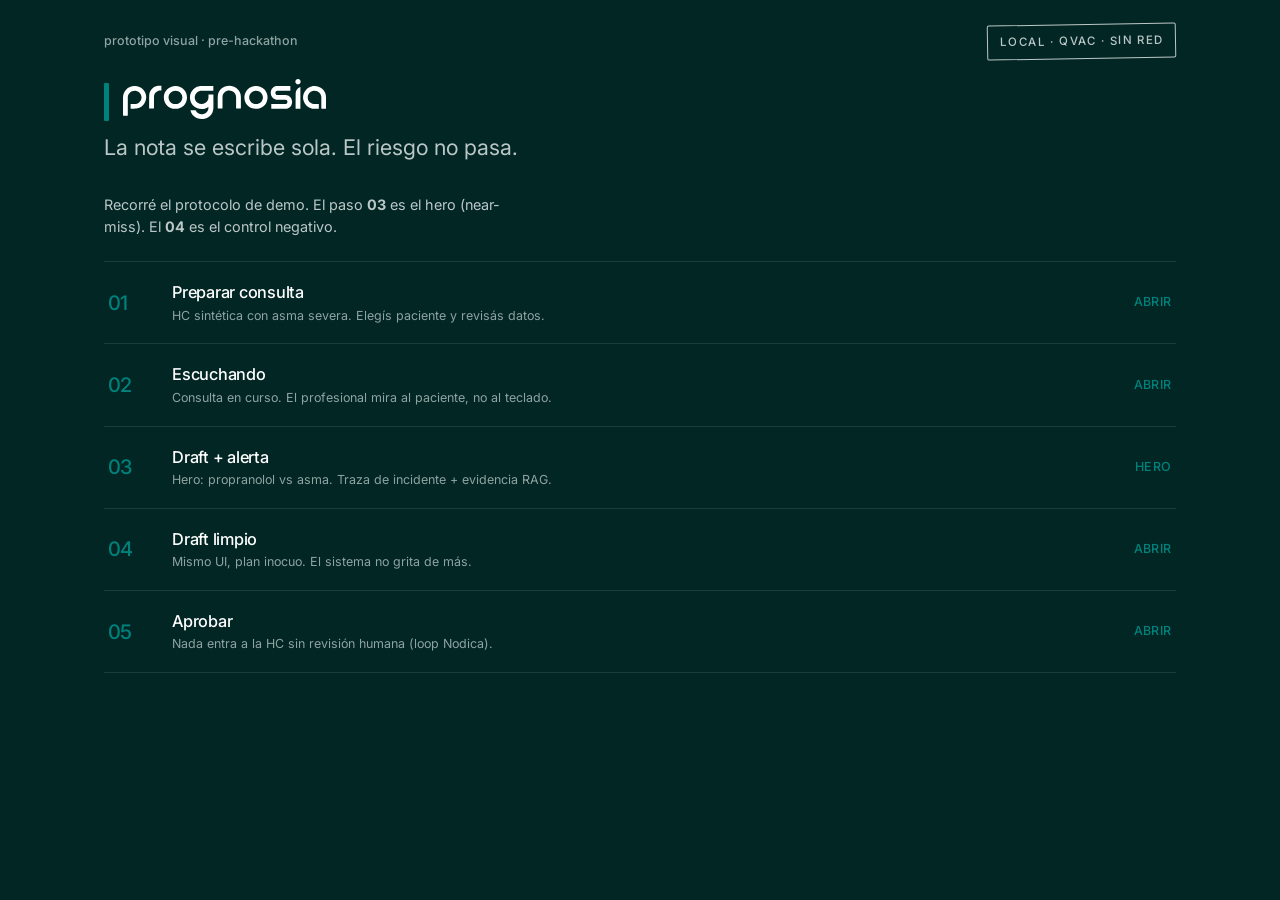
<file: design/mockups/index.html>
<!DOCTYPE html>
<html lang="es">
<head>
  <meta charset="utf-8" />
  <meta name="viewport" content="width=device-width, initial-scale=1" />
  <title>Prognosia Health — prototipo</title>
  <link rel="preconnect" href="https://fonts.googleapis.com" />
  <link rel="preconnect" href="https://fonts.gstatic.com" crossorigin />
  <link rel="preload" as="style" href="https://fonts.googleapis.com/css2?family=Inter:wght@400;500&family=IBM+Plex+Mono:wght@500&display=swap" />
  <link href="https://fonts.googleapis.com/css2?family=Inter:wght@400;500&family=IBM+Plex+Mono:wght@500&display=swap" rel="stylesheet" />
  <link rel="stylesheet" href="styles.css" />
  <link rel="icon" type="image/png" href="assets/prognosiaicon.png" />
</head>
<body>
  <a class="skip-link" href="#contenido">Saltar al contenido</a>
  <div class="app">
    <header class="topbar">
      <div class="brand">
        <span class="sub">prototipo visual · pre-hackathon</span>
      </div>
      <div class="seal" title="Inferencia 100% local">Local · QVAC · sin red</div>
    </header>

    <main id="contenido">
    <h1 class="brand-hero" translate="no"><img src="assets/prognosiatext.svg" alt="Prognosia Health" style="height:clamp(26px,4.5vw,40px);display:block" /></h1>
    <p class="tagline">La nota se escribe sola. El riesgo no pasa.</p>

    <p class="muted" style="margin-bottom: 24px; max-width: 48ch">
      Recorré el protocolo de demo. El paso <strong>03</strong> es el hero (near-miss). El <strong>04</strong> es el control negativo.
    </p>

    <ol class="protocol">
      <li>
        <a href="01-preparar.html">
          <span class="protocol__num">01</span>
          <span>
            <span class="protocol__title">Preparar consulta</span>
            <span class="protocol__desc">HC sintética con asma severa. Elegís paciente y revisás datos.</span>
          </span>
          <span class="protocol__go">Abrir</span>
        </a>
      </li>
      <li>
        <a href="02-escuchando.html">
          <span class="protocol__num">02</span>
          <span>
            <span class="protocol__title">Escuchando</span>
            <span class="protocol__desc">Consulta en curso. El profesional mira al paciente, no al teclado.</span>
          </span>
          <span class="protocol__go">Abrir</span>
        </a>
      </li>
      <li>
        <a href="03-draft-alerta.html">
          <span class="protocol__num">03</span>
          <span>
            <span class="protocol__title">Draft + alerta</span>
            <span class="protocol__desc">Hero: propranolol vs asma. Traza de incidente + evidencia RAG.</span>
          </span>
          <span class="protocol__go">Hero</span>
        </a>
      </li>
      <li>
        <a href="04-draft-limpio.html">
          <span class="protocol__num">04</span>
          <span>
            <span class="protocol__title">Draft limpio</span>
            <span class="protocol__desc">Mismo UI, plan inocuo. El sistema no grita de más.</span>
          </span>
          <span class="protocol__go">Abrir</span>
        </a>
      </li>
      <li>
        <a href="05-aprobar.html">
          <span class="protocol__num">05</span>
          <span>
            <span class="protocol__title">Aprobar</span>
            <span class="protocol__desc">Nada entra a la HC sin revisión humana (loop Nodica).</span>
          </span>
          <span class="protocol__go">Abrir</span>
        </a>
      </li>
    </ol>
    </main>
  </div>
</body>
</html>
</file>
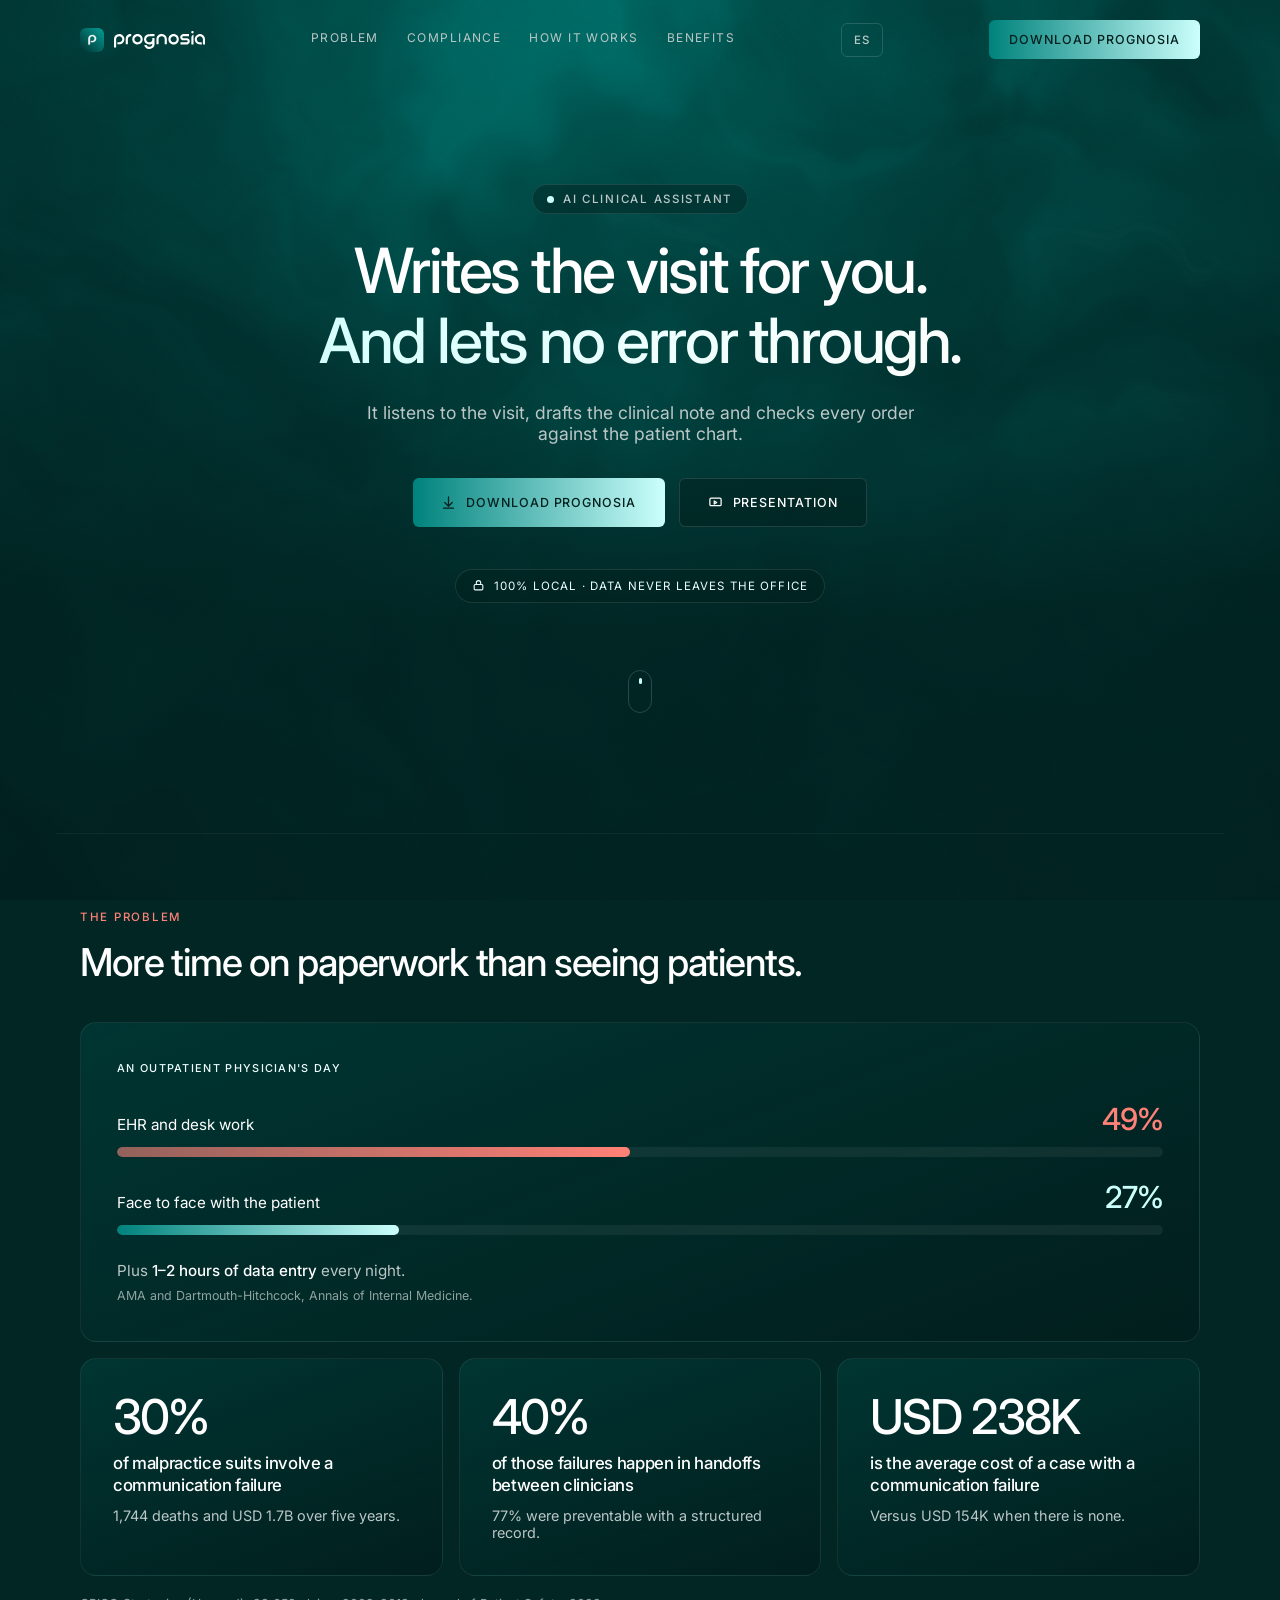
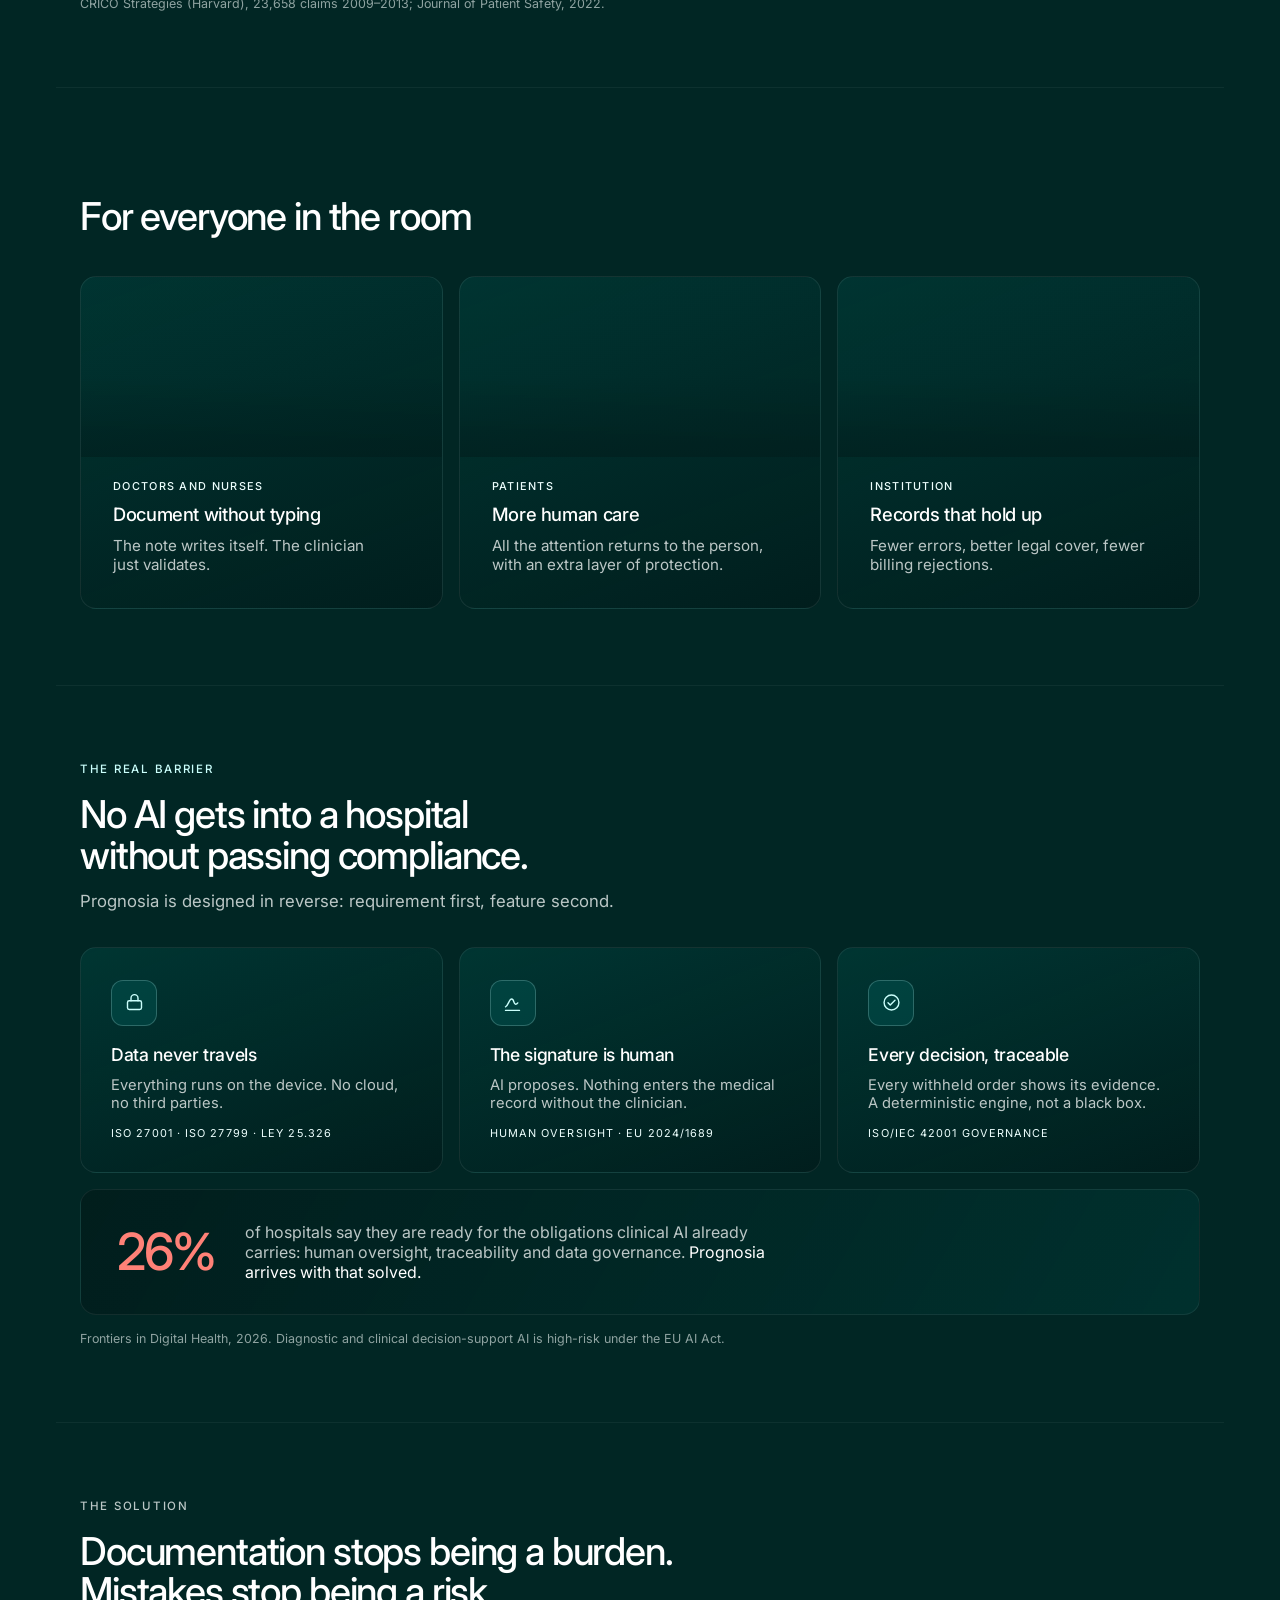
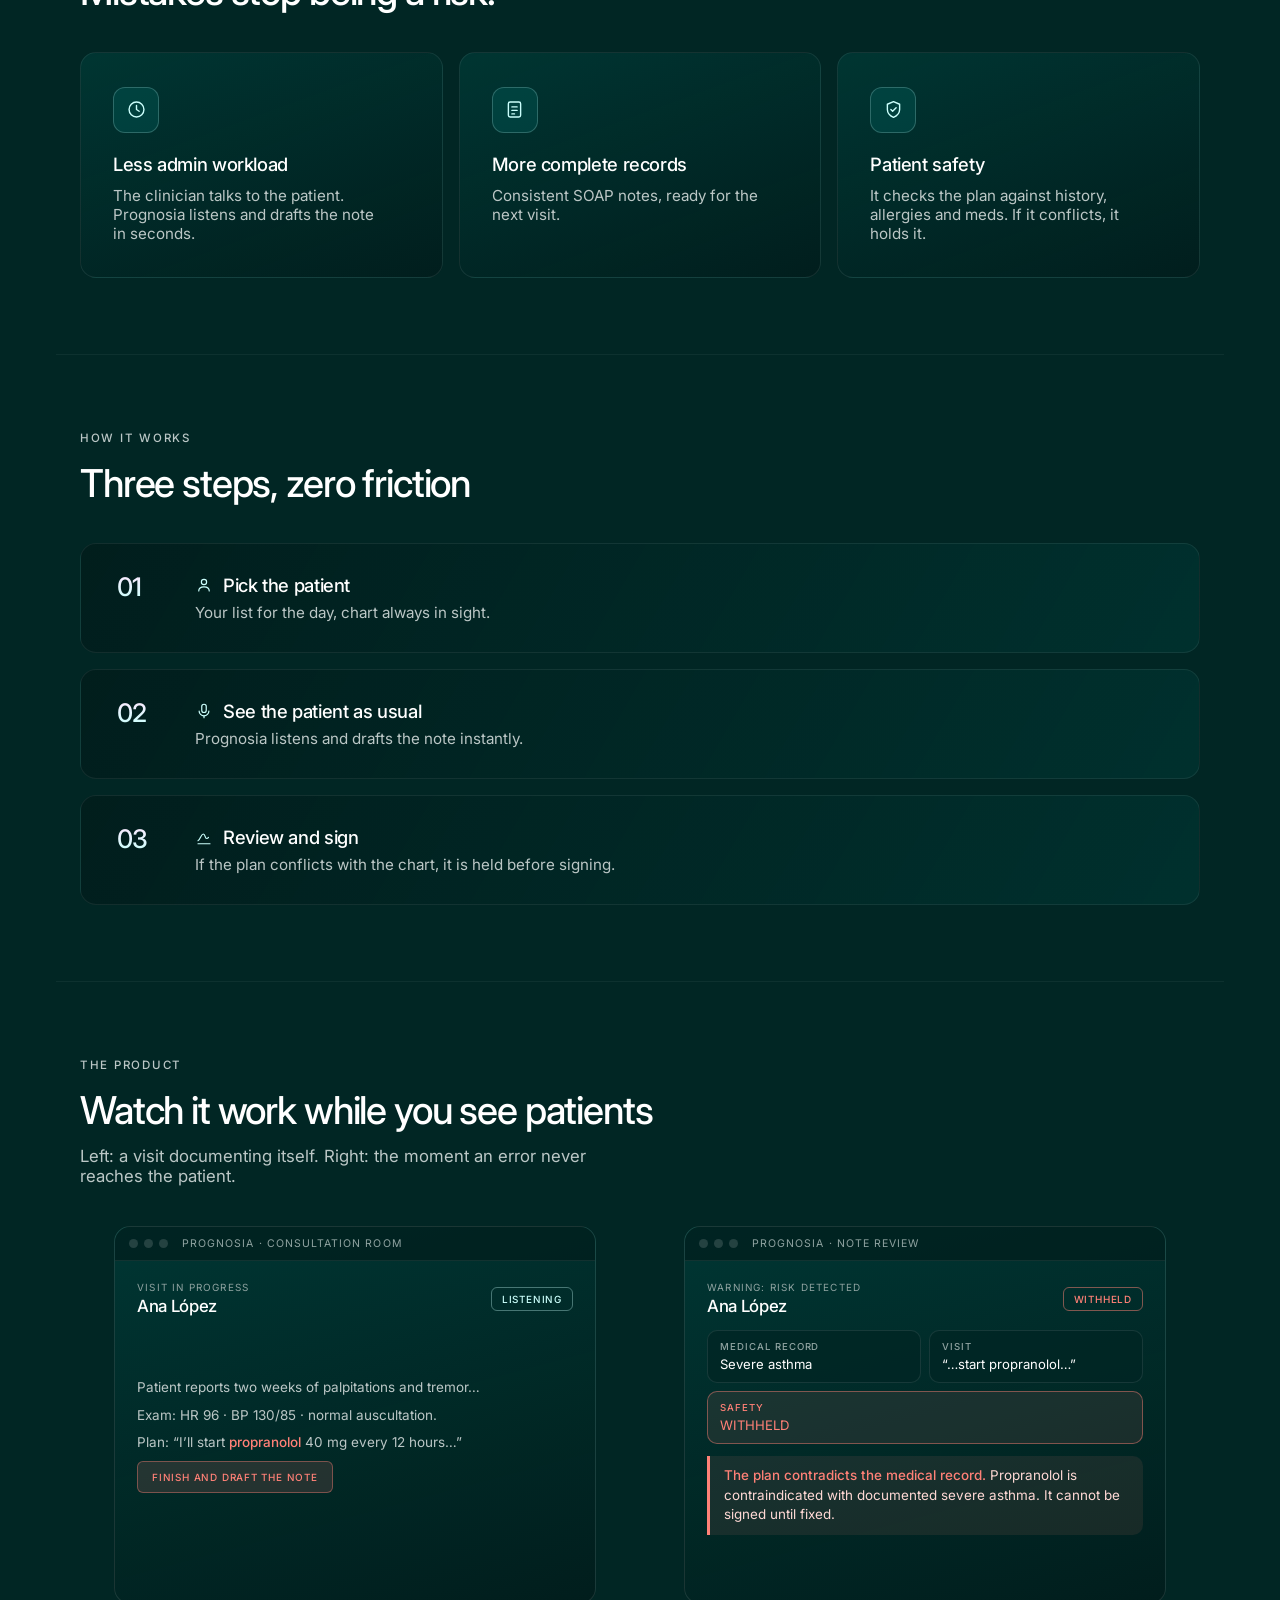
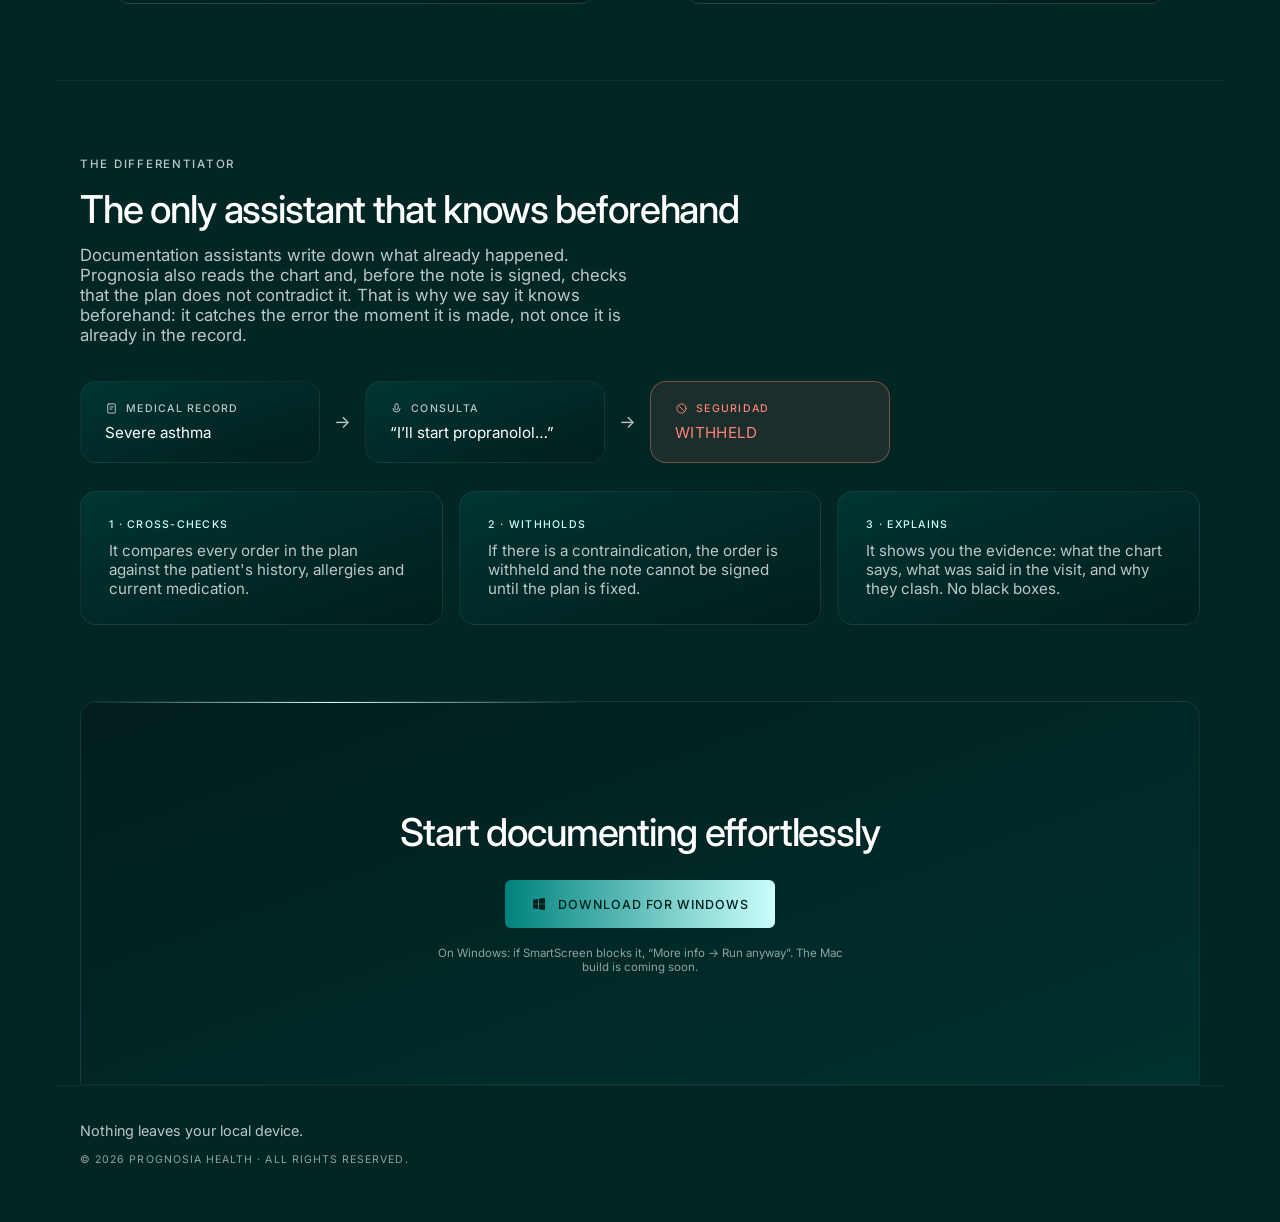
<file: landing/en.html>
<!DOCTYPE html>
<html lang="en">
<head>
  <meta charset="utf-8" />
  <meta name="viewport" content="width=device-width, initial-scale=1" />
  <title>Prognosia Health — Writes the visit for you. And lets no error through.</title>
  <meta name="description" content="Prognosia listens to the visit, drafts the clinical note and checks every order against the patient chart. 100% local: data never leaves the office." />
  <link rel="preconnect" href="https://fonts.googleapis.com" />
<link rel="preconnect" href="https://fonts.gstatic.com" crossorigin="crossorigin" />
<link href="https://fonts.googleapis.com/css2?family=Inter:wght@400;500;600&display=swap" rel="stylesheet" />
<link rel="icon" type="image/png" href="assets/prognosiaicon.png" />
<style>
  html { scroll-behavior: smooth; }
  body { margin:0; background:#012624; color:#bbc7c6; font-family:"Inter", ui-sans-serif, system-ui, sans-serif; -webkit-font-smoothing:antialiased; overflow-x:hidden; }
  a { color:#edfffe; }
  a:hover { color:#ffffff; }
  ::selection { background:rgba(0,130,124,.55); color:#edfffe; }
  @keyframes pg-rise { from { opacity:0; transform:translateY(26px); } to { opacity:1; transform:none; } }
  @keyframes pg-fade { from { opacity:0; } to { opacity:1; } }
  @keyframes pg-sweep { 0% { background-position:0% 50%; } 100% { background-position:200% 50%; } }
  @keyframes pg-pulse { 0%,100% { box-shadow:0 0 0 0 rgba(255,129,119,.45); } 50% { box-shadow:0 0 0 12px rgba(255,129,119,0); } }
  @keyframes pg-dot { 0%,100% { opacity:.35; transform:scale(.8); } 50% { opacity:1; transform:scale(1.15); } }
  @keyframes pg-float { 0%,100% { transform:translateY(0); } 50% { transform:translateY(-9px); } }
  @keyframes pg-flow { 0% { transform:translateX(-110%); } 100% { transform:translateX(110%); } }
  @keyframes pg-scrolldot { 0% { transform:translateY(0); opacity:0; } 30% { opacity:1; } 100% { transform:translateY(14px); opacity:0; } }
</style>
  <style>
@media (max-width: 760px) {
  #pg-topbar nav { display: none !important; }
  #pg-topbar > div > a:last-child { display: none !important; }
}
.pg-h1:hover { opacity:.75 }
.pg-h2:hover { color:#ffffff }
.pg-a3::after { content:'';position:absolute;left:0;bottom:0;height:1px;width:100%;background:linear-gradient(90deg,#00827c,#cbfffc);transform:scaleX(0);transform-origin:left;transition:transform .35s cubic-bezier(.2,.7,.2,1) }
.pg-h4:hover { transform:translateY(-2px);box-shadow:0 14px 34px -14px rgba(203,255,252,.8) }
.pg-h5:hover { transform:translateY(-3px);box-shadow:0 20px 44px -18px rgba(203,255,252,.85) }
.pg-h6:hover { border-color:rgba(203,255,252,.5);transform:translateY(-3px);background:rgba(0,55,52,.5) }
.pg-h7:hover { border-color:rgba(203,255,252,.32);box-shadow:0 26px 60px -32px rgba(0,190,180,.85) }
.pg-h8:hover { border-color:rgba(255,129,119,.4);box-shadow:0 26px 60px -32px rgba(255,129,119,.6) }
.pg-h9:hover { border-color:rgba(203,255,252,.3);box-shadow:0 26px 60px -34px rgba(0,190,180,.8) }
  </style>
</head>
<body>
<div style="position:relative;min-height:100vh;isolation:isolate">

  <canvas id="pg-shader" style="position:fixed;inset:0;width:100vw;height:100vh;z-index:-2;display:block"></canvas>
  <div style="position:fixed;inset:0;z-index:-1;pointer-events:none;background:radial-gradient(ellipse 120% 70% at 50% 0%, rgba(1,38,36,0) 0%, rgba(1,29,28,.55) 70%, rgba(1,29,28,.85) 100%)"></div>

  <div id="pg-progress" style="position:fixed;top:0;left:0;height:2px;width:0%;z-index:60;background:linear-gradient(90deg,#00827c 0%,#cbfffc 100%);box-shadow:0 0 18px rgba(203,255,252,.6)"></div>

  <header id="pg-topbar" style="position:sticky;top:0;z-index:50;transition:background .4s ease,border-color .4s ease,backdrop-filter .4s ease;border-bottom:1px solid transparent">
    <div style="max-width:1120px;margin:0 auto;padding:20px 24px;display:flex;align-items:center;justify-content:space-between;gap:24px">
      <a href="#top" translate="no" style="display:flex;align-items:center;gap:10px;text-decoration:none;transition:opacity .3s ease" class="pg-h1">
        <img src="assets/prognosiaicon.png" alt="" height="24" width="24" style="display:block;border-radius:6px" />
        <img src="assets/prognosiatext.svg" alt="Prognosia Health" height="18" style="display:block" />
      </a>
      <nav style="display:flex;gap:28px">
        <a href="#problema" style="position:relative;font-size:.75rem;font-weight:400;text-transform:uppercase;letter-spacing:.12em;color:#bbc7c6;text-decoration:none;padding-bottom:4px;transition:color .3s ease" class="pg-h2 pg-a3">Problem</a>
        <a href="#compliance" style="position:relative;font-size:.75rem;font-weight:400;text-transform:uppercase;letter-spacing:.12em;color:#bbc7c6;text-decoration:none;padding-bottom:4px;transition:color .3s ease" class="pg-h2 pg-a3">Compliance</a>
        <a href="#como-funciona" style="position:relative;font-size:.75rem;font-weight:400;text-transform:uppercase;letter-spacing:.12em;color:#bbc7c6;text-decoration:none;padding-bottom:4px;transition:color .3s ease" class="pg-h2 pg-a3">How it works</a>
        <a href="#beneficios" style="position:relative;font-size:.75rem;font-weight:400;text-transform:uppercase;letter-spacing:.12em;color:#bbc7c6;text-decoration:none;padding-bottom:4px;transition:color .3s ease" class="pg-h2 pg-a3">Benefits</a>
      </nav>
      <a href="/" style="font-size:.72rem;font-weight:500;text-transform:uppercase;letter-spacing:.12em;color:#bbc7c6;text-decoration:none;padding:9px 12px;border:1px solid rgba(255,255,255,.14);border-radius:6px;white-space:nowrap" class="pg-h2">ES</a>
      <a href="#descargar" style="position:relative;overflow:hidden;display:inline-block;font-size:.78rem;font-weight:500;text-transform:uppercase;letter-spacing:.08em;text-decoration:none;border-radius:6px;padding:12px 20px;white-space:nowrap;color:#02201e;background:linear-gradient(90deg,#00827c 0%,#cbfffc 100%);transition:transform .3s cubic-bezier(.2,.7,.2,1),box-shadow .3s ease" class="pg-h4">Download Prognosia</a>
    </div>
  </header>

  <main id="top">

    <section style="max-width:900px;margin:0 auto;padding:104px 24px 120px;text-align:center;position:relative">
      <p style="display:inline-flex;align-items:center;gap:9px;font-size:.72rem;font-weight:500;text-transform:uppercase;letter-spacing:.15em;color:#bbc7c6;margin:0 0 22px;padding:7px 14px;border:1px solid rgba(255,255,255,.1);border-radius:999px;background:rgba(1,29,28,.4);animation:pg-rise .8s cubic-bezier(.2,.7,.2,1) both">
        <span style="width:7px;height:7px;border-radius:999px;background:#cbfffc;animation:pg-dot 2.2s ease-in-out infinite"></span>
        AI clinical assistant
      </p>
      <h1 style="font-size:clamp(2.4rem,6vw,3.9rem);font-weight:500;line-height:1.05;letter-spacing:-.04em;color:#ffffff;margin:0 0 20px">
        <span style="display:block;line-height:1.12;animation:pg-rise .9s cubic-bezier(.2,.7,.2,1) .1s both">Writes the visit for you.</span>
        <span style="display:block;line-height:1.12;padding-bottom:.1em;background:linear-gradient(90deg,#cbfffc 0%,#edfffe 26%,#fffdfa 48%,#fad1ff 89%,#cbfffc 100%);background-size:200% auto;-webkit-background-clip:text;background-clip:text;color:transparent;animation:pg-rise .9s cubic-bezier(.2,.7,.2,1) .22s both, pg-sweep 9s linear infinite">And lets no error through.</span>
      </h1>
      <p style="max-width:50ch;margin:0 auto 34px;font-size:1.1rem;color:#bbc7c6;text-wrap:pretty;animation:pg-rise .9s cubic-bezier(.2,.7,.2,1) .34s both">
        It listens to the visit, drafts the clinical note and checks every order against the patient chart.
      </p>
      <div style="display:flex;gap:14px;justify-content:center;flex-wrap:wrap;margin-bottom:30px;animation:pg-rise .9s cubic-bezier(.2,.7,.2,1) .46s both">
        <a href="#descargar" style="position:relative;overflow:hidden;display:inline-flex;align-items:center;gap:10px;font-size:.78rem;font-weight:500;text-transform:uppercase;letter-spacing:.08em;text-decoration:none;border-radius:6px;padding:16px 28px;color:#02201e;background:linear-gradient(90deg,#00827c 0%,#cbfffc 100%);transition:transform .3s cubic-bezier(.2,.7,.2,1),box-shadow .3s ease" class="pg-h5">
          <svg width="15" height="15" viewBox="0 0 24 24" fill="none" stroke="currentColor" stroke-width="2" stroke-linecap="round" stroke-linejoin="round" aria-hidden="true"><path d="M12 3v13"></path><path d="M6 12l6 6 6-6"></path><path d="M4 21h16"></path></svg>
          Download Prognosia
        </a>
        <a href="#" id="pg-open-deck" style="display:inline-flex;align-items:center;gap:10px;font-size:.78rem;font-weight:500;text-transform:uppercase;letter-spacing:.08em;text-decoration:none;border-radius:6px;padding:16px 28px;color:#ffffff;background:rgba(1,29,28,.45);border:1px solid rgba(255,255,255,.12);transition:border-color .3s ease,transform .3s cubic-bezier(.2,.7,.2,1),background .3s ease" class="pg-h6">
          <svg width="15" height="15" viewBox="0 0 24 24" fill="none" stroke="currentColor" stroke-width="2" stroke-linecap="round" stroke-linejoin="round" aria-hidden="true"><rect x="3" y="5" width="18" height="12" rx="2"></rect><path d="M10 9.5l4 2.5-4 2.5z"></path></svg>
          Presentation
        </a>
      </div>
      <p style="display:inline-flex;align-items:center;gap:9px;font-size:.72rem;text-transform:uppercase;letter-spacing:.1em;color:#edfffe;border:1px solid rgba(255,255,255,.1);border-radius:999px;padding:9px 16px;background:rgba(1,29,28,.35);animation:pg-rise .9s cubic-bezier(.2,.7,.2,1) .58s both, pg-float 6s ease-in-out 1.4s infinite">
        <svg width="13" height="13" viewBox="0 0 24 24" fill="none" stroke="currentColor" stroke-width="2" stroke-linecap="round" stroke-linejoin="round" aria-hidden="true"><rect x="4" y="10" width="16" height="10" rx="2"></rect><path d="M8 10V7a4 4 0 0 1 8 0v3"></path></svg>
        100% local · data never leaves the office
      </p>
      <div style="margin-top:56px;display:flex;justify-content:center;animation:pg-fade 1s ease 1.2s both">
        <div style="width:22px;height:34px;border:1px solid rgba(255,255,255,.16);border-radius:999px;display:flex;justify-content:center;padding-top:7px">
          <span style="width:3px;height:6px;border-radius:999px;background:#cbfffc;animation:pg-scrolldot 1.9s ease-in-out infinite"></span>
        </div>
      </div>
    </section>

    <section id="problema" style="max-width:1120px;margin:0 auto;padding:76px 24px;border-top:1px solid rgba(255,255,255,.05)">
      <p data-reveal="true" style="font-size:.72rem;font-weight:500;text-transform:uppercase;letter-spacing:.15em;color:#ff8177;margin:0 0 18px;opacity:0;transform:translateY(22px);transition:opacity .8s cubic-bezier(.2,.7,.2,1),transform .8s cubic-bezier(.2,.7,.2,1)">The problem</p>
      <h2 data-reveal="true" style="font-size:clamp(1.7rem,4vw,2.4rem);font-weight:500;line-height:1.05;letter-spacing:-.03em;color:#ffffff;margin:0 0 40px;opacity:0;transform:translateY(22px);transition:opacity .8s cubic-bezier(.2,.7,.2,1) .08s,transform .8s cubic-bezier(.2,.7,.2,1) .08s">More time on paperwork than seeing patients.</h2>

      <div data-glow="true" data-reveal="true" style="position:relative;overflow:hidden;background:linear-gradient(160deg,rgba(0,55,52,.9),rgba(1,29,28,.84));border:1px solid rgba(255,255,255,.08);border-radius:16px;padding:38px 36px;margin-bottom:16px;opacity:0;transform:translateY(24px);transition:opacity .8s cubic-bezier(.2,.7,.2,1),transform .55s cubic-bezier(.2,.7,.2,1),border-color .45s ease,box-shadow .45s ease" class="pg-h7">
        <div data-glowlayer="true" style="position:absolute;inset:0;pointer-events:none;opacity:0;transition:opacity .35s ease;background:radial-gradient(460px circle at var(--mx,50%) var(--my,50%), rgba(0,190,180,.2), transparent 62%)"></div>
        <p style="position:relative;font-size:.68rem;font-weight:500;text-transform:uppercase;letter-spacing:.12em;color:#edfffe;margin:0 0 26px">An outpatient physician's day</p>
        <div style="position:relative;display:grid;gap:22px">
          <div>
            <div style="display:flex;align-items:baseline;justify-content:space-between;gap:16px;margin-bottom:10px">
              <span style="color:#ffffff;font-size:.95rem">EHR and desk work</span>
              <span style="font-size:1.9rem;font-weight:500;letter-spacing:-.03em;color:#ff8177"><span data-count="true">49</span>%</span>
            </div>
            <div style="height:10px;border-radius:999px;background:rgba(255,255,255,.06);overflow:hidden">
              <div data-bar="true" data-w="49" style="height:100%;width:0%;border-radius:999px;background:linear-gradient(90deg,rgba(255,129,119,.55),#ff8177);transition:width 1.4s cubic-bezier(.2,.7,.2,1) .2s"></div>
            </div>
          </div>
          <div>
            <div style="display:flex;align-items:baseline;justify-content:space-between;gap:16px;margin-bottom:10px">
              <span style="color:#ffffff;font-size:.95rem">Face to face with the patient</span>
              <span style="font-size:1.9rem;font-weight:500;letter-spacing:-.03em;color:#cbfffc"><span data-count="true">27</span>%</span>
            </div>
            <div style="height:10px;border-radius:999px;background:rgba(255,255,255,.06);overflow:hidden">
              <div data-bar="true" data-w="27" style="height:100%;width:0%;border-radius:999px;background:linear-gradient(90deg,#00827c,#cbfffc);transition:width 1.4s cubic-bezier(.2,.7,.2,1) .45s"></div>
            </div>
          </div>
        </div>
        <p style="position:relative;margin:26px 0 0;font-size:.95rem;color:#bbc7c6">Plus <strong style="color:#ffffff;font-weight:500">1–2 hours of data entry</strong> every night.</p>
        <p style="position:relative;margin:8px 0 0;font-size:.78rem;color:#8fa3a1">AMA and Dartmouth-Hitchcock, Annals of Internal Medicine.</p>
      </div>

      <div style="display:grid;grid-template-columns:repeat(auto-fit,minmax(266px,1fr));gap:16px">

        <article data-glow="true" data-reveal="true" style="position:relative;overflow:hidden;background:linear-gradient(160deg,rgba(0,55,52,.9),rgba(1,29,28,.82));border:1px solid rgba(255,255,255,.08);border-radius:16px;padding:34px 32px;opacity:0;transform:translateY(24px);transition:opacity .8s cubic-bezier(.2,.7,.2,1) .1s,transform .55s cubic-bezier(.2,.7,.2,1) .1s,border-color .45s ease,box-shadow .45s ease" class="pg-h8">
          <div data-glowlayer="true" style="position:absolute;inset:0;pointer-events:none;opacity:0;transition:opacity .35s ease;background:radial-gradient(320px circle at var(--mx,50%) var(--my,50%), rgba(255,129,119,.22), transparent 65%)"></div>
          <p style="position:relative;font-size:3rem;font-weight:500;letter-spacing:-.04em;line-height:1;color:#ffffff;margin:0 0 12px"><span data-count="true">30</span>%</p>
          <h3 style="position:relative;font-size:1.05rem;font-weight:500;letter-spacing:-.02em;line-height:1.3;color:#ffffff;margin:0 0 10px">of malpractice suits involve a communication failure</h3>
          <p style="position:relative;color:#bbc7c6;font-size:.9rem;margin:0">1,744 deaths and USD 1.7B over five years.</p>
        </article>

        <article data-glow="true" data-reveal="true" style="position:relative;overflow:hidden;background:linear-gradient(160deg,rgba(0,55,52,.9),rgba(1,29,28,.82));border:1px solid rgba(255,255,255,.08);border-radius:16px;padding:34px 32px;opacity:0;transform:translateY(24px);transition:opacity .8s cubic-bezier(.2,.7,.2,1) .2s,transform .55s cubic-bezier(.2,.7,.2,1) .2s,border-color .45s ease,box-shadow .45s ease" class="pg-h8">
          <div data-glowlayer="true" style="position:absolute;inset:0;pointer-events:none;opacity:0;transition:opacity .35s ease;background:radial-gradient(320px circle at var(--mx,50%) var(--my,50%), rgba(255,129,119,.22), transparent 65%)"></div>
          <p style="position:relative;font-size:3rem;font-weight:500;letter-spacing:-.04em;line-height:1;color:#ffffff;margin:0 0 12px"><span data-count="true">40</span>%</p>
          <h3 style="position:relative;font-size:1.05rem;font-weight:500;letter-spacing:-.02em;line-height:1.3;color:#ffffff;margin:0 0 10px">of those failures happen in handoffs between clinicians</h3>
          <p style="position:relative;color:#bbc7c6;font-size:.9rem;margin:0">77% were preventable with a structured record.</p>
        </article>

        <article data-glow="true" data-reveal="true" style="position:relative;overflow:hidden;background:linear-gradient(160deg,rgba(0,55,52,.9),rgba(1,29,28,.82));border:1px solid rgba(255,255,255,.08);border-radius:16px;padding:34px 32px;opacity:0;transform:translateY(24px);transition:opacity .8s cubic-bezier(.2,.7,.2,1) .3s,transform .55s cubic-bezier(.2,.7,.2,1) .3s,border-color .45s ease,box-shadow .45s ease" class="pg-h8">
          <div data-glowlayer="true" style="position:absolute;inset:0;pointer-events:none;opacity:0;transition:opacity .35s ease;background:radial-gradient(320px circle at var(--mx,50%) var(--my,50%), rgba(255,129,119,.22), transparent 65%)"></div>
          <p style="position:relative;font-size:3rem;font-weight:500;letter-spacing:-.04em;line-height:1;color:#ffffff;margin:0 0 12px">USD <span data-count="true">238</span>K</p>
          <h3 style="position:relative;font-size:1.05rem;font-weight:500;letter-spacing:-.02em;line-height:1.3;color:#ffffff;margin:0 0 10px">is the average cost of a case with a communication failure</h3>
          <p style="position:relative;color:#bbc7c6;font-size:.9rem;margin:0">Versus USD 154K when there is none.</p>
        </article>

      </div>
      <p data-reveal="true" style="margin:20px 0 0;font-size:.78rem;color:#8fa3a1;opacity:0;transform:translateY(18px);transition:opacity .7s ease,transform .7s ease">CRICO Strategies (Harvard), 23,658 claims 2009–2013; Journal of Patient Safety, 2022.</p>
    </section>

    <section id="beneficios" style="max-width:1120px;margin:0 auto;padding:76px 24px;border-top:1px solid rgba(255,255,255,.05)">
      <p data-reveal="true" style="font-size:.72rem;font-weight:500;text-transform:uppercase;letter-spacing:.15em;color:#bbc7c6;margin:0 0 18px;opacity:0;transform:translateY(22px);transition:opacity .8s cubic-bezier(.2,.7,.2,1),transform .8s cubic-bezier(.2,.7,.2,1)">Benefits</p>
      <h2 data-reveal="true" style="font-size:clamp(1.7rem,4vw,2.4rem);font-weight:500;line-height:1.05;letter-spacing:-.03em;color:#ffffff;margin:0 0 16px;opacity:0;transform:translateY(22px);transition:opacity .8s cubic-bezier(.2,.7,.2,1) .08s,transform .8s cubic-bezier(.2,.7,.2,1) .08s">For everyone in the room</h2>
      <div style="display:grid;grid-template-columns:repeat(auto-fit,minmax(266px,1fr));gap:16px;margin-top:40px">

        <article data-glow="true" data-reveal="true" style="position:relative;overflow:hidden;background:linear-gradient(160deg,rgba(0,55,52,.9),rgba(1,29,28,.82));border:1px solid rgba(255,255,255,.08);border-radius:16px;padding:34px 32px;opacity:0;transform:translateY(24px);transition:opacity .8s cubic-bezier(.2,.7,.2,1) .1s,transform .55s cubic-bezier(.2,.7,.2,1) .1s,border-color .45s ease,box-shadow .45s ease" class="pg-h7">
          <div data-glowlayer="true" style="position:absolute;inset:0;pointer-events:none;opacity:0;transition:opacity .35s ease;background:radial-gradient(320px circle at var(--mx,50%) var(--my,50%), rgba(0,190,180,.28), transparent 65%)"></div>
          <div style="position:relative;margin:-34px -32px 22px;overflow:hidden"><video data-stakeholder="true" src="assets/doctor.mp4" muted loop playsinline preload="metadata" style="display:block;width:100%;height:180px;object-fit:cover;opacity:.94"></video><div style="position:absolute;inset:0;background:linear-gradient(180deg,rgba(1,38,36,.05) 55%,rgba(1,29,28,.6));pointer-events:none"></div></div>
          <p style="position:relative;font-size:.68rem;font-weight:500;text-transform:uppercase;letter-spacing:.12em;color:#edfffe;margin:0 0 10px">Doctors and nurses</p>
          <h3 style="position:relative;font-size:1.15rem;font-weight:500;letter-spacing:-.02em;line-height:1.25;color:#ffffff;margin:0 0 10px">Document without typing</h3>
          <p style="position:relative;color:#bbc7c6;font-size:.95rem;margin:0;text-wrap:pretty">The note writes itself. The clinician just validates.</p>
        </article>

        <article data-glow="true" data-reveal="true" style="position:relative;overflow:hidden;background:linear-gradient(160deg,rgba(0,55,52,.9),rgba(1,29,28,.82));border:1px solid rgba(255,255,255,.08);border-radius:16px;padding:34px 32px;opacity:0;transform:translateY(24px);transition:opacity .8s cubic-bezier(.2,.7,.2,1) .2s,transform .55s cubic-bezier(.2,.7,.2,1) .2s,border-color .45s ease,box-shadow .45s ease" class="pg-h7">
          <div data-glowlayer="true" style="position:absolute;inset:0;pointer-events:none;opacity:0;transition:opacity .35s ease;background:radial-gradient(320px circle at var(--mx,50%) var(--my,50%), rgba(0,190,180,.28), transparent 65%)"></div>
          <div style="position:relative;margin:-34px -32px 22px;overflow:hidden"><video data-stakeholder="true" src="assets/paciente.mp4" muted loop playsinline preload="metadata" style="display:block;width:100%;height:180px;object-fit:cover;opacity:.94"></video><div style="position:absolute;inset:0;background:linear-gradient(180deg,rgba(1,38,36,.05) 55%,rgba(1,29,28,.6));pointer-events:none"></div></div>
          <p style="position:relative;font-size:.68rem;font-weight:500;text-transform:uppercase;letter-spacing:.12em;color:#edfffe;margin:0 0 10px">Patients</p>
          <h3 style="position:relative;font-size:1.15rem;font-weight:500;letter-spacing:-.02em;line-height:1.25;color:#ffffff;margin:0 0 10px">More human care</h3>
          <p style="position:relative;color:#bbc7c6;font-size:.95rem;margin:0;text-wrap:pretty">All the attention returns to the person, with an extra layer of protection.</p>
        </article>

        <article data-glow="true" data-reveal="true" style="position:relative;overflow:hidden;background:linear-gradient(160deg,rgba(0,55,52,.9),rgba(1,29,28,.82));border:1px solid rgba(255,255,255,.08);border-radius:16px;padding:34px 32px;opacity:0;transform:translateY(24px);transition:opacity .8s cubic-bezier(.2,.7,.2,1) .3s,transform .55s cubic-bezier(.2,.7,.2,1) .3s,border-color .45s ease,box-shadow .45s ease" class="pg-h7">
          <div data-glowlayer="true" style="position:absolute;inset:0;pointer-events:none;opacity:0;transition:opacity .35s ease;background:radial-gradient(320px circle at var(--mx,50%) var(--my,50%), rgba(0,190,180,.28), transparent 65%)"></div>
          <div style="position:relative;margin:-34px -32px 22px;overflow:hidden"><video data-stakeholder="true" src="assets/clinica.mp4" muted loop playsinline preload="metadata" style="display:block;width:100%;height:180px;object-fit:cover;opacity:.94"></video><div style="position:absolute;inset:0;background:linear-gradient(180deg,rgba(1,38,36,.05) 55%,rgba(1,29,28,.6));pointer-events:none"></div></div>
          <p style="position:relative;font-size:.68rem;font-weight:500;text-transform:uppercase;letter-spacing:.12em;color:#edfffe;margin:0 0 10px">Institution</p>
          <h3 style="position:relative;font-size:1.15rem;font-weight:500;letter-spacing:-.02em;line-height:1.25;color:#ffffff;margin:0 0 10px">Records that hold up</h3>
          <p style="position:relative;color:#bbc7c6;font-size:.95rem;margin:0;text-wrap:pretty">Fewer errors, better legal cover, fewer billing rejections.</p>
        </article>

      </div>
    </section>

    <section id="compliance" style="max-width:1120px;margin:0 auto;padding:76px 24px;border-top:1px solid rgba(255,255,255,.05)">
      <p data-reveal="true" style="font-size:.72rem;font-weight:500;text-transform:uppercase;letter-spacing:.15em;color:#cbfffc;margin:0 0 18px;opacity:0;transform:translateY(22px);transition:opacity .8s cubic-bezier(.2,.7,.2,1),transform .8s cubic-bezier(.2,.7,.2,1)">The real barrier</p>
      <h2 data-reveal="true" style="font-size:clamp(1.7rem,4vw,2.4rem);font-weight:500;line-height:1.05;letter-spacing:-.03em;color:#ffffff;margin:0 0 16px;opacity:0;transform:translateY(22px);transition:opacity .8s cubic-bezier(.2,.7,.2,1) .08s,transform .8s cubic-bezier(.2,.7,.2,1) .08s">No AI gets into a hospital<br />without passing compliance.</h2>
      <p data-reveal="true" style="max-width:52ch;font-size:1.05rem;margin:0 0 36px;color:#bbc7c6;text-wrap:pretty;opacity:0;transform:translateY(22px);transition:opacity .8s cubic-bezier(.2,.7,.2,1) .16s,transform .8s cubic-bezier(.2,.7,.2,1) .16s">Prognosia is designed in reverse: requirement first, feature second.</p>

      <div style="display:grid;grid-template-columns:repeat(auto-fit,minmax(240px,1fr));gap:16px">

        <article data-glow="true" data-reveal="true" style="position:relative;overflow:hidden;background:linear-gradient(160deg,rgba(0,55,52,.9),rgba(1,29,28,.82));border:1px solid rgba(255,255,255,.08);border-radius:16px;padding:32px 30px;opacity:0;transform:translateY(24px);transition:opacity .8s cubic-bezier(.2,.7,.2,1) .1s,transform .55s cubic-bezier(.2,.7,.2,1) .1s,border-color .45s ease,box-shadow .45s ease" class="pg-h7">
          <div data-glowlayer="true" style="position:absolute;inset:0;pointer-events:none;opacity:0;transition:opacity .35s ease;background:radial-gradient(320px circle at var(--mx,50%) var(--my,50%), rgba(0,190,180,.28), transparent 65%)"></div>
          <div style="position:relative;display:inline-flex;align-items:center;justify-content:center;width:44px;height:44px;border-radius:12px;margin-bottom:18px;color:#cbfffc;background:rgba(0,130,124,.22);border:1px solid rgba(203,255,252,.22)">
            <svg width="21" height="21" viewBox="0 0 24 24" fill="none" stroke="currentColor" stroke-width="1.6" stroke-linecap="round" stroke-linejoin="round" aria-hidden="true"><rect x="4" y="10" width="16" height="10" rx="2"></rect><path d="M8 10V7a4 4 0 0 1 8 0v3"></path></svg>
          </div>
          <h3 style="position:relative;font-size:1.1rem;font-weight:500;letter-spacing:-.02em;line-height:1.25;color:#ffffff;margin:0 0 10px">Data never travels</h3>
          <p style="position:relative;color:#bbc7c6;font-size:.92rem;margin:0 0 14px">Everything runs on the device. No cloud, no third parties.</p>
          <p style="position:relative;font-size:.68rem;text-transform:uppercase;letter-spacing:.1em;color:#edfffe;margin:0">ISO 27001 · ISO 27799 · Ley 25.326</p>
        </article>

        <article data-glow="true" data-reveal="true" style="position:relative;overflow:hidden;background:linear-gradient(160deg,rgba(0,55,52,.9),rgba(1,29,28,.82));border:1px solid rgba(255,255,255,.08);border-radius:16px;padding:32px 30px;opacity:0;transform:translateY(24px);transition:opacity .8s cubic-bezier(.2,.7,.2,1) .2s,transform .55s cubic-bezier(.2,.7,.2,1) .2s,border-color .45s ease,box-shadow .45s ease" class="pg-h7">
          <div data-glowlayer="true" style="position:absolute;inset:0;pointer-events:none;opacity:0;transition:opacity .35s ease;background:radial-gradient(320px circle at var(--mx,50%) var(--my,50%), rgba(0,190,180,.28), transparent 65%)"></div>
          <div style="position:relative;display:inline-flex;align-items:center;justify-content:center;width:44px;height:44px;border-radius:12px;margin-bottom:18px;color:#cbfffc;background:rgba(0,130,124,.22);border:1px solid rgba(203,255,252,.22)">
            <svg width="21" height="21" viewBox="0 0 24 24" fill="none" stroke="currentColor" stroke-width="1.6" stroke-linecap="round" stroke-linejoin="round" aria-hidden="true"><path d="M4 17c3-1 4-9 7-9s2 6 4.5 6c1.5 0 2.5-1.5 2.5-1.5"></path><path d="M4 21h16"></path></svg>
          </div>
          <h3 style="position:relative;font-size:1.1rem;font-weight:500;letter-spacing:-.02em;line-height:1.25;color:#ffffff;margin:0 0 10px">The signature is human</h3>
          <p style="position:relative;color:#bbc7c6;font-size:.92rem;margin:0 0 14px">AI proposes. Nothing enters the medical record without the clinician.</p>
          <p style="position:relative;font-size:.68rem;text-transform:uppercase;letter-spacing:.1em;color:#edfffe;margin:0">Human oversight · EU 2024/1689</p>
        </article>

        <article data-glow="true" data-reveal="true" style="position:relative;overflow:hidden;background:linear-gradient(160deg,rgba(0,55,52,.9),rgba(1,29,28,.82));border:1px solid rgba(255,255,255,.08);border-radius:16px;padding:32px 30px;opacity:0;transform:translateY(24px);transition:opacity .8s cubic-bezier(.2,.7,.2,1) .3s,transform .55s cubic-bezier(.2,.7,.2,1) .3s,border-color .45s ease,box-shadow .45s ease" class="pg-h7">
          <div data-glowlayer="true" style="position:absolute;inset:0;pointer-events:none;opacity:0;transition:opacity .35s ease;background:radial-gradient(320px circle at var(--mx,50%) var(--my,50%), rgba(0,190,180,.28), transparent 65%)"></div>
          <div style="position:relative;display:inline-flex;align-items:center;justify-content:center;width:44px;height:44px;border-radius:12px;margin-bottom:18px;color:#cbfffc;background:rgba(0,130,124,.22);border:1px solid rgba(203,255,252,.22)">
            <svg width="21" height="21" viewBox="0 0 24 24" fill="none" stroke="currentColor" stroke-width="1.6" stroke-linecap="round" stroke-linejoin="round" aria-hidden="true"><circle cx="12" cy="12" r="8.5"></circle><path d="M8 12.3l2.6 2.6L16 9.5"></path></svg>
          </div>
          <h3 style="position:relative;font-size:1.1rem;font-weight:500;letter-spacing:-.02em;line-height:1.25;color:#ffffff;margin:0 0 10px">Every decision, traceable</h3>
          <p style="position:relative;color:#bbc7c6;font-size:.92rem;margin:0 0 14px">Every withheld order shows its evidence. A deterministic engine, not a black box.</p>
          <p style="position:relative;font-size:.68rem;text-transform:uppercase;letter-spacing:.1em;color:#edfffe;margin:0">ISO/IEC 42001 governance</p>
        </article>

      </div>

      <div data-glow="true" data-reveal="true" style="position:relative;overflow:hidden;display:flex;align-items:center;gap:30px;flex-wrap:wrap;margin-top:16px;background:linear-gradient(120deg,rgba(1,29,28,.9),rgba(0,55,52,.62));border:1px solid rgba(255,255,255,.07);border-radius:16px;padding:32px 36px;opacity:0;transform:translateY(24px);transition:opacity .8s cubic-bezier(.2,.7,.2,1) .35s,transform .55s cubic-bezier(.2,.7,.2,1) .35s,border-color .45s ease,box-shadow .45s ease" class="pg-h9">
        <div data-glowlayer="true" style="position:absolute;inset:0;pointer-events:none;opacity:0;transition:opacity .35s ease;background:radial-gradient(420px circle at var(--mx,50%) var(--my,50%), rgba(0,190,180,.22), transparent 62%)"></div>
        <p style="position:relative;font-size:3.2rem;font-weight:500;letter-spacing:-.04em;line-height:1;color:#ff8177;margin:0"><span data-count="true">26</span>%</p>
        <p style="position:relative;margin:0;max-width:52ch;font-size:1rem;color:#bbc7c6;text-wrap:pretty">of hospitals say they are ready for the obligations clinical AI already carries: human oversight, traceability and data governance. <span style="color:#ffffff">Prognosia arrives with that solved.</span></p>
      </div>
      <p data-reveal="true" style="margin:16px 0 0;font-size:.78rem;color:#8fa3a1;opacity:0;transform:translateY(18px);transition:opacity .7s ease,transform .7s ease">Frontiers in Digital Health, 2026. Diagnostic and clinical decision-support AI is high-risk under the EU AI Act.</p>
    </section>

    <section style="max-width:1120px;margin:0 auto;padding:76px 24px;border-top:1px solid rgba(255,255,255,.05)">
      <p data-reveal="true" style="font-size:.72rem;font-weight:500;text-transform:uppercase;letter-spacing:.15em;color:#bbc7c6;margin:0 0 18px;opacity:0;transform:translateY(22px);transition:opacity .8s cubic-bezier(.2,.7,.2,1),transform .8s cubic-bezier(.2,.7,.2,1)">The solution</p>
      <h2 data-reveal="true" style="font-size:clamp(1.7rem,4vw,2.4rem);font-weight:500;line-height:1.05;letter-spacing:-.03em;color:#ffffff;margin:0 0 16px;opacity:0;transform:translateY(22px);transition:opacity .8s cubic-bezier(.2,.7,.2,1) .08s,transform .8s cubic-bezier(.2,.7,.2,1) .08s">Documentation stops being a burden.<br />Mistakes stop being a risk.</h2>
      <div style="display:grid;grid-template-columns:repeat(auto-fit,minmax(266px,1fr));gap:16px;margin-top:40px">

        <article data-glow="true" data-reveal="true" style="position:relative;overflow:hidden;background:linear-gradient(160deg,rgba(0,55,52,.9),rgba(1,29,28,.82));border:1px solid rgba(255,255,255,.08);border-radius:16px;padding:34px 32px;opacity:0;transform:translateY(24px);transition:opacity .8s cubic-bezier(.2,.7,.2,1) .1s,transform .55s cubic-bezier(.2,.7,.2,1) .1s,border-color .45s ease,box-shadow .45s ease" class="pg-h7">
          <div data-glowlayer="true" style="position:absolute;inset:0;pointer-events:none;opacity:0;transition:opacity .35s ease;background:radial-gradient(320px circle at var(--mx,50%) var(--my,50%), rgba(0,190,180,.28), transparent 65%)"></div>
          <div style="position:relative;display:inline-flex;align-items:center;justify-content:center;width:44px;height:44px;border-radius:12px;margin-bottom:20px;color:#cbfffc;background:rgba(0,130,124,.22);border:1px solid rgba(203,255,252,.22)">
            <svg width="21" height="21" viewBox="0 0 24 24" fill="none" stroke="currentColor" stroke-width="1.6" stroke-linecap="round" stroke-linejoin="round" aria-hidden="true"><circle cx="12" cy="12" r="8.5"></circle><path d="M12 7.5V12l3 2"></path></svg>
          </div>
          <h3 style="position:relative;font-size:1.15rem;font-weight:500;letter-spacing:-.02em;line-height:1.25;color:#ffffff;margin:0 0 10px">Less admin workload</h3>
          <p style="position:relative;color:#bbc7c6;font-size:.95rem;margin:0;text-wrap:pretty">The clinician talks to the patient. Prognosia listens and drafts the note in seconds.</p>
        </article>

        <article data-glow="true" data-reveal="true" style="position:relative;overflow:hidden;background:linear-gradient(160deg,rgba(0,55,52,.9),rgba(1,29,28,.82));border:1px solid rgba(255,255,255,.08);border-radius:16px;padding:34px 32px;opacity:0;transform:translateY(24px);transition:opacity .8s cubic-bezier(.2,.7,.2,1) .2s,transform .55s cubic-bezier(.2,.7,.2,1) .2s,border-color .45s ease,box-shadow .45s ease" class="pg-h7">
          <div data-glowlayer="true" style="position:absolute;inset:0;pointer-events:none;opacity:0;transition:opacity .35s ease;background:radial-gradient(320px circle at var(--mx,50%) var(--my,50%), rgba(0,190,180,.28), transparent 65%)"></div>
          <div style="position:relative;display:inline-flex;align-items:center;justify-content:center;width:44px;height:44px;border-radius:12px;margin-bottom:20px;color:#cbfffc;background:rgba(0,130,124,.22);border:1px solid rgba(203,255,252,.22)">
            <svg width="21" height="21" viewBox="0 0 24 24" fill="none" stroke="currentColor" stroke-width="1.6" stroke-linecap="round" stroke-linejoin="round" aria-hidden="true"><rect x="5" y="3.5" width="14" height="17" rx="2"></rect><path d="M9 9h6"></path><path d="M9 13h6"></path><path d="M9 17h3"></path></svg>
          </div>
          <h3 style="position:relative;font-size:1.15rem;font-weight:500;letter-spacing:-.02em;line-height:1.25;color:#ffffff;margin:0 0 10px">More complete records</h3>
          <p style="position:relative;color:#bbc7c6;font-size:.95rem;margin:0;text-wrap:pretty">Consistent SOAP notes, ready for the next visit.</p>
        </article>

        <article data-glow="true" data-reveal="true" style="position:relative;overflow:hidden;background:linear-gradient(160deg,rgba(0,55,52,.9),rgba(1,29,28,.82));border:1px solid rgba(255,255,255,.08);border-radius:16px;padding:34px 32px;opacity:0;transform:translateY(24px);transition:opacity .8s cubic-bezier(.2,.7,.2,1) .3s,transform .55s cubic-bezier(.2,.7,.2,1) .3s,border-color .45s ease,box-shadow .45s ease" class="pg-h7">
          <div data-glowlayer="true" style="position:absolute;inset:0;pointer-events:none;opacity:0;transition:opacity .35s ease;background:radial-gradient(320px circle at var(--mx,50%) var(--my,50%), rgba(0,190,180,.28), transparent 65%)"></div>
          <div style="position:relative;display:inline-flex;align-items:center;justify-content:center;width:44px;height:44px;border-radius:12px;margin-bottom:20px;color:#cbfffc;background:rgba(0,130,124,.22);border:1px solid rgba(203,255,252,.22)">
            <svg width="21" height="21" viewBox="0 0 24 24" fill="none" stroke="currentColor" stroke-width="1.6" stroke-linecap="round" stroke-linejoin="round" aria-hidden="true"><path d="M12 3l7 3v6c0 4-3 7.2-7 9-4-1.8-7-5-7-9V6z"></path><path d="M9 12l2 2 4-4"></path></svg>
          </div>
          <h3 style="position:relative;font-size:1.15rem;font-weight:500;letter-spacing:-.02em;line-height:1.25;color:#ffffff;margin:0 0 10px">Patient safety</h3>
          <p style="position:relative;color:#bbc7c6;font-size:.95rem;margin:0;text-wrap:pretty">It checks the plan against history, allergies and meds. If it conflicts, it holds it.</p>
        </article>

      </div>
    </section>

    <section id="como-funciona" style="max-width:1120px;margin:0 auto;padding:76px 24px;border-top:1px solid rgba(255,255,255,.05)">
      <p data-reveal="true" style="font-size:.72rem;font-weight:500;text-transform:uppercase;letter-spacing:.15em;color:#bbc7c6;margin:0 0 18px;opacity:0;transform:translateY(22px);transition:opacity .8s cubic-bezier(.2,.7,.2,1),transform .8s cubic-bezier(.2,.7,.2,1)">How it works</p>
      <h2 data-reveal="true" style="font-size:clamp(1.7rem,4vw,2.4rem);font-weight:500;line-height:1.05;letter-spacing:-.03em;color:#ffffff;margin:0 0 16px;opacity:0;transform:translateY(22px);transition:opacity .8s cubic-bezier(.2,.7,.2,1) .08s,transform .8s cubic-bezier(.2,.7,.2,1) .08s">Three steps, zero friction</h2>
      <ol style="list-style:none;margin:40px 0 0;padding:0;display:grid;gap:16px">

        <li data-glow="true" data-reveal="true" style="position:relative;overflow:hidden;display:flex;gap:26px;align-items:flex-start;background:linear-gradient(120deg,rgba(1,29,28,.9),rgba(0,55,52,.62));border:1px solid rgba(255,255,255,.07);border-radius:16px;padding:30px 36px;opacity:0;transform:translateY(24px);transition:opacity .8s cubic-bezier(.2,.7,.2,1) .05s,transform .55s cubic-bezier(.2,.7,.2,1) .05s,border-color .45s ease,box-shadow .45s ease" class="pg-h9">
          <div data-glowlayer="true" style="position:absolute;inset:0;pointer-events:none;opacity:0;transition:opacity .35s ease;background:radial-gradient(420px circle at var(--mx,50%) var(--my,50%), rgba(0,190,180,.22), transparent 62%)"></div>
          <span style="position:relative;font-size:1.6rem;font-weight:500;letter-spacing:-.02em;line-height:1;min-width:52px;background:linear-gradient(180deg,#fde9ff,#cbfffc);-webkit-background-clip:text;background-clip:text;color:transparent">01</span>
          <div style="position:relative">
            <div style="display:flex;align-items:center;gap:10px;margin-bottom:6px;color:#cbfffc">
              <svg width="18" height="18" viewBox="0 0 24 24" fill="none" stroke="currentColor" stroke-width="1.6" stroke-linecap="round" stroke-linejoin="round" aria-hidden="true"><circle cx="12" cy="8" r="3.5"></circle><path d="M5 20c0-3.6 3.1-5.5 7-5.5s7 1.9 7 5.5"></path></svg>
              <h3 style="font-size:1.15rem;font-weight:500;letter-spacing:-.02em;line-height:1.25;color:#ffffff;margin:0">Pick the patient</h3>
            </div>
            <p style="margin:0;font-size:.95rem;color:#bbc7c6">Your list for the day, chart always in sight.</p>
          </div>
        </li>

        <li data-glow="true" data-reveal="true" style="position:relative;overflow:hidden;display:flex;gap:26px;align-items:flex-start;background:linear-gradient(120deg,rgba(1,29,28,.9),rgba(0,55,52,.62));border:1px solid rgba(255,255,255,.07);border-radius:16px;padding:30px 36px;opacity:0;transform:translateY(24px);transition:opacity .8s cubic-bezier(.2,.7,.2,1) .15s,transform .55s cubic-bezier(.2,.7,.2,1) .15s,border-color .45s ease,box-shadow .45s ease" class="pg-h9">
          <div data-glowlayer="true" style="position:absolute;inset:0;pointer-events:none;opacity:0;transition:opacity .35s ease;background:radial-gradient(420px circle at var(--mx,50%) var(--my,50%), rgba(0,190,180,.22), transparent 62%)"></div>
          <span style="position:relative;font-size:1.6rem;font-weight:500;letter-spacing:-.02em;line-height:1;min-width:52px;background:linear-gradient(180deg,#fde9ff,#cbfffc);-webkit-background-clip:text;background-clip:text;color:transparent">02</span>
          <div style="position:relative">
            <div style="display:flex;align-items:center;gap:10px;margin-bottom:6px;color:#cbfffc">
              <svg width="18" height="18" viewBox="0 0 24 24" fill="none" stroke="currentColor" stroke-width="1.6" stroke-linecap="round" stroke-linejoin="round" aria-hidden="true"><rect x="9" y="3" width="6" height="11" rx="3"></rect><path d="M5.5 12a6.5 6.5 0 0 0 13 0"></path><path d="M12 18.5V21"></path></svg>
              <h3 style="font-size:1.15rem;font-weight:500;letter-spacing:-.02em;line-height:1.25;color:#ffffff;margin:0">See the patient as usual</h3>
            </div>
            <p style="margin:0;font-size:.95rem;color:#bbc7c6">Prognosia listens and drafts the note instantly.</p>
          </div>
        </li>

        <li data-glow="true" data-reveal="true" style="position:relative;overflow:hidden;display:flex;gap:26px;align-items:flex-start;background:linear-gradient(120deg,rgba(1,29,28,.9),rgba(0,55,52,.62));border:1px solid rgba(255,255,255,.07);border-radius:16px;padding:30px 36px;opacity:0;transform:translateY(24px);transition:opacity .8s cubic-bezier(.2,.7,.2,1) .25s,transform .55s cubic-bezier(.2,.7,.2,1) .25s,border-color .45s ease,box-shadow .45s ease" class="pg-h9">
          <div data-glowlayer="true" style="position:absolute;inset:0;pointer-events:none;opacity:0;transition:opacity .35s ease;background:radial-gradient(420px circle at var(--mx,50%) var(--my,50%), rgba(0,190,180,.22), transparent 62%)"></div>
          <span style="position:relative;font-size:1.6rem;font-weight:500;letter-spacing:-.02em;line-height:1;min-width:52px;background:linear-gradient(180deg,#fde9ff,#cbfffc);-webkit-background-clip:text;background-clip:text;color:transparent">03</span>
          <div style="position:relative">
            <div style="display:flex;align-items:center;gap:10px;margin-bottom:6px;color:#cbfffc">
              <svg width="18" height="18" viewBox="0 0 24 24" fill="none" stroke="currentColor" stroke-width="1.6" stroke-linecap="round" stroke-linejoin="round" aria-hidden="true"><path d="M4 17c3-1 4-9 7-9s2 6 4.5 6c1.5 0 2.5-1.5 2.5-1.5"></path><path d="M4 21h16"></path></svg>
              <h3 style="font-size:1.15rem;font-weight:500;letter-spacing:-.02em;line-height:1.25;color:#ffffff;margin:0">Review and sign</h3>
            </div>
            <p style="margin:0;font-size:.95rem;color:#bbc7c6">If the plan conflicts with the chart, it is held before signing.</p>
          </div>
        </li>

      </ol>
    </section>

    <section id="producto" style="max-width:1120px;margin:0 auto;padding:76px 24px;border-top:1px solid rgba(255,255,255,.05)">
      <p data-reveal="true" style="font-size:.72rem;font-weight:500;text-transform:uppercase;letter-spacing:.15em;color:#bbc7c6;margin:0 0 18px;opacity:0;transform:translateY(22px);transition:opacity .8s cubic-bezier(.2,.7,.2,1),transform .8s cubic-bezier(.2,.7,.2,1)">The product</p>
      <h2 data-reveal="true" style="font-size:clamp(1.7rem,4vw,2.4rem);font-weight:500;line-height:1.05;letter-spacing:-.03em;color:#ffffff;margin:0 0 16px;opacity:0;transform:translateY(22px);transition:opacity .8s cubic-bezier(.2,.7,.2,1) .08s,transform .8s cubic-bezier(.2,.7,.2,1) .08s">Watch it work while you see patients</h2>
      <p data-reveal="true" style="max-width:52ch;font-size:1.05rem;margin:0 0 40px;color:#bbc7c6;text-wrap:pretty;opacity:0;transform:translateY(22px);transition:opacity .8s cubic-bezier(.2,.7,.2,1) .16s,transform .8s cubic-bezier(.2,.7,.2,1) .16s">Left: a visit documenting itself. Right: the moment an error never reaches the patient.</p>
      <div style="display:grid;grid-template-columns:repeat(auto-fit,minmax(320px,1fr));gap:20px;justify-items:center">
        <div data-reveal="true" data-mock="listen" style="width:100%;display:flex;justify-content:center;opacity:0;transform:translateY(24px);transition:opacity .8s cubic-bezier(.2,.7,.2,1) .1s,transform .8s cubic-bezier(.2,.7,.2,1) .1s"></div>
        <div data-reveal="true" data-mock="block" style="width:100%;display:flex;justify-content:center;opacity:0;transform:translateY(24px);transition:opacity .8s cubic-bezier(.2,.7,.2,1) .25s,transform .8s cubic-bezier(.2,.7,.2,1) .25s"></div>
      </div>
    </section>

    <section style="max-width:1120px;margin:0 auto;padding:76px 24px;border-top:1px solid rgba(255,255,255,.05)">
      <p data-reveal="true" style="font-size:.72rem;font-weight:500;text-transform:uppercase;letter-spacing:.15em;color:#bbc7c6;margin:0 0 18px;opacity:0;transform:translateY(22px);transition:opacity .8s cubic-bezier(.2,.7,.2,1),transform .8s cubic-bezier(.2,.7,.2,1)">The differentiator</p>
      <h2 data-reveal="true" style="font-size:clamp(1.7rem,4vw,2.4rem);font-weight:500;line-height:1.05;letter-spacing:-.03em;color:#ffffff;margin:0 0 16px;opacity:0;transform:translateY(22px);transition:opacity .8s cubic-bezier(.2,.7,.2,1) .08s,transform .8s cubic-bezier(.2,.7,.2,1) .08s">The only assistant that knows beforehand</h2>
      <p data-reveal="true" style="max-width:52ch;font-size:1.05rem;margin:0 0 36px;color:#bbc7c6;text-wrap:pretty;opacity:0;transform:translateY(22px);transition:opacity .8s cubic-bezier(.2,.7,.2,1) .16s,transform .8s cubic-bezier(.2,.7,.2,1) .16s">Documentation assistants write down what already happened. Prognosia also reads the chart and, before the note is signed, checks that the plan does not contradict it. That is why we say it knows beforehand: it catches the error the moment it is made, not once it is already in the record.</p>

      <div role="img" aria-label="Example: chart with severe asthma, a visit proposing a beta-blocker, order withheld for safety" style="display:flex;align-items:stretch;gap:14px;flex-wrap:wrap">
        <div data-reveal="true" style="position:relative;background:linear-gradient(160deg,rgba(0,55,52,.92),rgba(1,29,28,.8));border:1px solid rgba(255,255,255,.06);border-radius:16px;padding:20px 24px;display:flex;flex-direction:column;gap:8px;min-width:190px;opacity:0;transform:translateY(18px);transition:opacity .7s cubic-bezier(.2,.7,.2,1) .1s,transform .7s cubic-bezier(.2,.7,.2,1) .1s">
          <span style="display:flex;align-items:center;gap:8px;font-size:.66rem;font-weight:500;text-transform:uppercase;letter-spacing:.12em;color:#bbc7c6">
            <svg width="13" height="13" viewBox="0 0 24 24" fill="none" stroke="currentColor" stroke-width="1.8" stroke-linecap="round" stroke-linejoin="round" aria-hidden="true"><rect x="5" y="3.5" width="14" height="17" rx="2"></rect><path d="M9 9h6"></path><path d="M9 13h4"></path></svg>
            Medical record
          </span>
          <span style="color:#ffffff;font-size:.95rem">Severe asthma</span>
        </div>
        <span aria-hidden="true" data-reveal="true" style="align-self:center;color:#bbc7c6;font-size:1.1rem;opacity:0;transform:translateY(18px);transition:opacity .7s ease .3s,transform .7s ease .3s">→</span>
        <div data-reveal="true" style="position:relative;background:linear-gradient(160deg,rgba(0,55,52,.92),rgba(1,29,28,.8));border:1px solid rgba(255,255,255,.06);border-radius:16px;padding:20px 24px;display:flex;flex-direction:column;gap:8px;min-width:190px;opacity:0;transform:translateY(18px);transition:opacity .7s cubic-bezier(.2,.7,.2,1) .4s,transform .7s cubic-bezier(.2,.7,.2,1) .4s">
          <span style="display:flex;align-items:center;gap:8px;font-size:.66rem;font-weight:500;text-transform:uppercase;letter-spacing:.12em;color:#bbc7c6">
            <svg width="13" height="13" viewBox="0 0 24 24" fill="none" stroke="currentColor" stroke-width="1.8" stroke-linecap="round" stroke-linejoin="round" aria-hidden="true"><rect x="9" y="3" width="6" height="11" rx="3"></rect><path d="M5.5 12a6.5 6.5 0 0 0 13 0"></path></svg>
            Consulta
          </span>
          <span style="color:#ffffff;font-size:.95rem">“I’ll start propranolol…”</span>
        </div>
        <span aria-hidden="true" data-reveal="true" style="align-self:center;color:#bbc7c6;font-size:1.1rem;opacity:0;transform:translateY(18px);transition:opacity .7s ease .6s,transform .7s ease .6s">→</span>
        <div data-reveal="true" style="position:relative;background:rgba(255,129,119,.1);border:1px solid rgba(255,129,119,.4);border-radius:16px;padding:20px 24px;display:flex;flex-direction:column;gap:8px;min-width:190px;opacity:0;transform:translateY(18px);transition:opacity .7s cubic-bezier(.2,.7,.2,1) .7s,transform .7s cubic-bezier(.2,.7,.2,1) .7s;animation:pg-pulse 2.6s ease-out 1.6s infinite">
          <span style="display:flex;align-items:center;gap:8px;font-size:.66rem;font-weight:500;text-transform:uppercase;letter-spacing:.12em;color:#ff8177">
            <svg width="13" height="13" viewBox="0 0 24 24" fill="none" stroke="currentColor" stroke-width="1.8" stroke-linecap="round" stroke-linejoin="round" aria-hidden="true"><circle cx="12" cy="12" r="8.5"></circle><path d="M6.5 6.5l11 11"></path></svg>
            Seguridad
          </span>
          <span style="color:#ff8177;font-size:.95rem;letter-spacing:.02em">WITHHELD</span>
        </div>
      </div>
    
      <div style="display:grid;grid-template-columns:repeat(auto-fit,minmax(240px,1fr));gap:16px;margin-top:28px">
        <div data-reveal="true" style="background:linear-gradient(160deg,rgba(0,55,52,.9),rgba(1,29,28,.82));border:1px solid rgba(255,255,255,.08);border-radius:16px;padding:26px 28px;opacity:0;transform:translateY(22px);transition:opacity .8s cubic-bezier(.2,.7,.2,1) .1s,transform .8s cubic-bezier(.2,.7,.2,1) .1s">
          <p style="font-size:.66rem;font-weight:500;text-transform:uppercase;letter-spacing:.12em;color:#cbfffc;margin:0 0 10px">1 · Cross-checks</p>
          <p style="color:#bbc7c6;font-size:.95rem;margin:0;text-wrap:pretty">It compares every order in the plan against the patient's history, allergies and current medication.</p>
        </div>
        <div data-reveal="true" style="background:linear-gradient(160deg,rgba(0,55,52,.9),rgba(1,29,28,.82));border:1px solid rgba(255,255,255,.08);border-radius:16px;padding:26px 28px;opacity:0;transform:translateY(22px);transition:opacity .8s cubic-bezier(.2,.7,.2,1) .2s,transform .8s cubic-bezier(.2,.7,.2,1) .2s">
          <p style="font-size:.66rem;font-weight:500;text-transform:uppercase;letter-spacing:.12em;color:#cbfffc;margin:0 0 10px">2 · Withholds</p>
          <p style="color:#bbc7c6;font-size:.95rem;margin:0;text-wrap:pretty">If there is a contraindication, the order is withheld and the note cannot be signed until the plan is fixed.</p>
        </div>
        <div data-reveal="true" style="background:linear-gradient(160deg,rgba(0,55,52,.9),rgba(1,29,28,.82));border:1px solid rgba(255,255,255,.08);border-radius:16px;padding:26px 28px;opacity:0;transform:translateY(22px);transition:opacity .8s cubic-bezier(.2,.7,.2,1) .3s,transform .8s cubic-bezier(.2,.7,.2,1) .3s">
          <p style="font-size:.66rem;font-weight:500;text-transform:uppercase;letter-spacing:.12em;color:#cbfffc;margin:0 0 10px">3 · Explains</p>
          <p style="color:#bbc7c6;font-size:.95rem;margin:0;text-wrap:pretty">It shows you the evidence: what the chart says, what was said in the visit, and why they clash. No black boxes.</p>
        </div>
      </div>
    </section>

        <section id="descargar" style="max-width:1120px;margin:0 auto;padding:0 24px">
      <div data-reveal="true" style="position:relative;overflow:hidden;padding:110px 24px;text-align:center;background:linear-gradient(160deg,rgba(1,29,28,.92),rgba(0,55,52,.7));border:1px solid rgba(255,255,255,.07);border-top-left-radius:16px;border-top-right-radius:16px;opacity:0;transform:translateY(24px);transition:opacity .9s cubic-bezier(.2,.7,.2,1),transform .9s cubic-bezier(.2,.7,.2,1)">
        <div aria-hidden="true" style="position:absolute;top:0;left:0;height:1px;width:45%;background:linear-gradient(90deg,transparent,#cbfffc,transparent);animation:pg-flow 5.5s linear infinite"></div>
        <h2 style="position:relative;font-size:clamp(1.7rem,4vw,2.4rem);font-weight:500;line-height:1.05;letter-spacing:-.03em;color:#ffffff;margin:0 0 28px">Start documenting effortlessly</h2>
        <div style="position:relative;display:flex;gap:14px;justify-content:center;flex-wrap:wrap">
          <a href="https://github.com/Repetto-A/Prognosia/releases/latest/download/Prognosia-windows.exe" target="_blank" rel="noopener" style="position:relative;display:inline-flex;align-items:center;gap:11px;font-size:.78rem;font-weight:500;text-transform:uppercase;letter-spacing:.08em;text-decoration:none;border-radius:6px;padding:16px 26px;color:#02201e;background:linear-gradient(90deg,#00827c 0%,#cbfffc 100%);transition:transform .3s cubic-bezier(.2,.7,.2,1),box-shadow .3s ease" class="pg-h5">
            <svg width="16" height="16" viewBox="0 0 24 24" fill="currentColor" aria-hidden="true"><path d="M3 5.6l7.7-1.1v7H3zM12 4.3L21 3v8.5h-9zM3 12.5h7.7v7L3 18.4zM12 12.5h9V21l-9-1.3z"/></svg>
            Download for Windows
          </a>
          </div>
        <p style="position:relative;margin:18px 0 0;font-size:.72rem;color:#8fa3a1;max-width:60ch;margin-left:auto;margin-right:auto">On Windows: if SmartScreen blocks it, “More info → Run anyway”. The Mac build is coming soon.</p>
      </div>
    </section>

  </main>

  <footer style="max-width:1120px;margin:0 auto;padding:36px 24px 56px;border-top:1px solid rgba(255,255,255,.05)">
    <p style="margin:0 0 8px;font-size:.9rem;color:#bbc7c6">Nothing leaves your local device.</p>
    <p style="margin:14px 0 0;text-transform:uppercase;letter-spacing:.1em;font-size:.66rem;color:#8fa3a1">© 2026 Prognosia Health · All rights reserved.</p>
  </footer>

</div>

<script>
(function(){
"use strict";
var S = {};

  function mountAll() {
    initShader();
    initReveal();
    initGlow();
    initCounters();
    initScroll();
  }

  
  function initShader() {
    const canvas = document.getElementById('pg-shader');
    if (!canvas) return;
    const gl = canvas.getContext('webgl', { antialias: false, alpha: false });
    if (!gl) { canvas.style.background = '#012624'; return; }

    const vs = 'attribute vec2 p;void main(){gl_Position=vec4(p,0.,1.);}';
    const fs = [
      'precision highp float;',
      'uniform vec2 u_res;uniform float u_t;uniform vec2 u_m;',
      'float hash(vec2 p){return fract(sin(dot(p,vec2(127.1,311.7)))*43758.5453);}',
      'float noise(vec2 p){vec2 i=floor(p),f=fract(p);vec2 u=f*f*(3.-2.*f);',
      'return mix(mix(hash(i),hash(i+vec2(1.,0.)),u.x),mix(hash(i+vec2(0.,1.)),hash(i+vec2(1.,1.)),u.x),u.y);}',
      'float fbm(vec2 p){float v=0.,a=.5;for(int i=0;i<5;i++){v+=a*noise(p);p=p*2.03+vec2(1.7,9.2);a*=.5;}return v;}',
      'void main(){',
      ' vec2 uv=(gl_FragCoord.xy-.5*u_res)/u_res.y;',
      ' float t=u_t;',
      ' vec2 q=vec2(fbm(uv*1.6+vec2(t*.07,t*.05)),fbm(uv*1.6+vec2(5.2,1.3)-t*.06));',
      ' vec2 r=vec2(fbm(uv*2.1+3.4*q+vec2(1.7+t*.045,9.2)),fbm(uv*2.1+3.4*q+vec2(8.3,2.8)-t*.038));',
      ' float f=fbm(uv*2.6+4.0*r);',
      ' vec3 abyss=vec3(0.004,0.149,0.141);',
      ' vec3 kelp=vec3(0.0,0.216,0.204);',
      ' vec3 teal=vec3(0.0,0.510,0.486);',
      ' vec3 glow=vec3(0.796,1.0,0.988);',
      ' vec3 orchid=vec3(0.980,0.820,1.0);',
      ' vec3 col=mix(abyss,kelp,smoothstep(.15,.95,f));',
      ' col=mix(col,teal,pow(clamp(length(r),0.,1.),2.2)*.75);',
      ' col+=glow*pow(smoothstep(.62,1.05,f),3.0)*.30;',
      ' col+=orchid*pow(smoothstep(.55,1.0,q.y),4.0)*.12;',
      ' float m=length(uv-u_m);',
      ' col+=teal*exp(-m*3.2)*.28;',
      ' float v=1.-dot(uv,uv)*.22;',
      ' col*=clamp(v,0.,1.);',
      ' col+=(hash(gl_FragCoord.xy+t)-.5)*0.012;',
      ' gl_FragColor=vec4(col,1.);',
      '}'
    ].join('\n');

    const compile = (type, src) => {
      const s = gl.createShader(type);
      gl.shaderSource(s, src); gl.compileShader(s);
      if (!gl.getShaderParameter(s, gl.COMPILE_STATUS)) { console.warn(gl.getShaderInfoLog(s)); }
      return s;
    };
    const prog = gl.createProgram();
    gl.attachShader(prog, compile(gl.VERTEX_SHADER, vs));
    gl.attachShader(prog, compile(gl.FRAGMENT_SHADER, fs));
    gl.linkProgram(prog); gl.useProgram(prog);

    const buf = gl.createBuffer();
    gl.bindBuffer(gl.ARRAY_BUFFER, buf);
    gl.bufferData(gl.ARRAY_BUFFER, new Float32Array([-1,-1,3,-1,-1,3]), gl.STATIC_DRAW);
    const loc = gl.getAttribLocation(prog, 'p');
    gl.enableVertexAttribArray(loc);
    gl.vertexAttribPointer(loc, 2, gl.FLOAT, false, 0, 0);

    const uRes = gl.getUniformLocation(prog, 'u_res');
    const uT = gl.getUniformLocation(prog, 'u_t');
    const uM = gl.getUniformLocation(prog, 'u_m');

    const resize = () => {
      const dpr = Math.min(window.devicePixelRatio || 1, 1.5);
      canvas.width = Math.floor(window.innerWidth * dpr);
      canvas.height = Math.floor(window.innerHeight * dpr);
      gl.viewport(0, 0, canvas.width, canvas.height);
    };
    resize();
    S._onResize = resize;
    window.addEventListener('resize', resize);

    S._mouse = { x: 0, y: 0, tx: 0, ty: 0 };
    S._onMove = (e) => {
      S._mouse.tx = (e.clientX - window.innerWidth / 2) / window.innerHeight;
      S._mouse.ty = -(e.clientY - window.innerHeight / 2) / window.innerHeight;
    };
    window.addEventListener('pointermove', S._onMove);

    const reduce = window.matchMedia('(prefers-reduced-motion: reduce)').matches;
    const start = performance.now();
    const draw = (now) => {
      const t = reduce ? 8 : (now - start) / 1000;
      S._mouse.x += (S._mouse.tx - S._mouse.x) * 0.05;
      S._mouse.y += (S._mouse.ty - S._mouse.y) * 0.05;
      gl.uniform2f(uRes, canvas.width, canvas.height);
      gl.uniform1f(uT, t);
      gl.uniform2f(uM, S._mouse.x, S._mouse.y);
      gl.drawArrays(gl.TRIANGLES, 0, 3);
      S._raf = requestAnimationFrame(draw);
    };
    S._raf = requestAnimationFrame(draw);
  }

  function initReveal() {
    const els = Array.from(document.querySelectorAll('[data-reveal]'));
    if (!els.length) return;
    S._io = new IntersectionObserver((entries) => {
      entries.forEach((en) => {
        if (en.isIntersecting) {
          en.target.style.opacity = '1';
          en.target.style.transform = 'none';
          S._io.unobserve(en.target);
        }
      });
    }, { threshold: 0.12, rootMargin: '0px 0px -8% 0px' });
    els.forEach((el) => S._io.observe(el));
  }

  function initGlow() {
    document.querySelectorAll('[data-glow]').forEach((card) => {
      const layer = card.querySelector('[data-glowlayer]');
      card.addEventListener('pointermove', (e) => {
        const r = card.getBoundingClientRect();
        const mx = ((e.clientX - r.left) / r.width) * 100;
        const my = ((e.clientY - r.top) / r.height) * 100;
        card.style.setProperty('--mx', mx + '%');
        card.style.setProperty('--my', my + '%');
        const rx = ((e.clientY - r.top) / r.height - 0.5) * -4;
        const ry = ((e.clientX - r.left) / r.width - 0.5) * 4;
        card.style.transform = 'perspective(900px) translateY(-6px) rotateX(' + rx + 'deg) rotateY(' + ry + 'deg)';
        if (layer) layer.style.opacity = '1';
      });
      card.addEventListener('pointerleave', () => {
        card.style.transform = 'none';
        if (layer) layer.style.opacity = '0';
      });
    });
  }

  function initCounters() {
    const targets = Array.from(document.querySelectorAll('[data-count]'));
    const bars = Array.from(document.querySelectorAll('[data-bar]'));
    if (!targets.length && !bars.length) return;
    const reduce = window.matchMedia('(prefers-reduced-motion: reduce)').matches;

    const runCount = (el) => {
      const to = parseFloat(el.textContent.replace(/[^\d.]/g, ''));
      if (!isFinite(to) || reduce) return;
      const dur = 1400, t0 = performance.now();
      const tick = (now) => {
        const p = Math.min((now - t0) / dur, 1);
        const e = 1 - Math.pow(1 - p, 3);
        el.textContent = String(Math.round(to * e));
        if (p < 1) requestAnimationFrame(tick);
        else el.textContent = String(to);
      };
      requestAnimationFrame(tick);
    };

    S._ioNum = new IntersectionObserver((entries) => {
      entries.forEach((en) => {
        if (!en.isIntersecting) return;
        const el = en.target;
        const bar = el.querySelector && el.querySelector('[data-bar]');
        if (bar) bar.style.width = bar.getAttribute('data-w') + '%';
        else runCount(el);
        S._ioNum.unobserve(el);
      });
    }, { threshold: 0 });
    targets.concat(bars.map((b) => b.parentElement)).forEach((el) => S._ioNum.observe(el));
  }

  function initScroll() {
    const bar = document.getElementById('pg-progress');
    const bartop = document.getElementById('pg-topbar');
    S._onScroll = () => {
      const h = document.documentElement.scrollHeight - window.innerHeight;
      const y = window.scrollY;
      if (bar) bar.style.width = (h > 0 ? (y / h) * 100 : 0) + '%';
      if (bartop) {
        const on = y > 24;
        bartop.style.background = on ? 'rgba(1,29,28,.72)' : 'transparent';
        bartop.style.backdropFilter = on ? 'blur(16px)' : 'none';
        bartop.style.borderBottomColor = on ? 'rgba(255,255,255,.07)' : 'transparent';
      }
    };
    window.addEventListener('scroll', S._onScroll, { passive: true });
    S._onScroll();
  }

  if (document.readyState === "loading") document.addEventListener("DOMContentLoaded", mountAll); else mountAll();
})();
</script>

<style>
#pg-deck { position:fixed; inset:0; z-index:100; background:rgba(1,29,28,.9); backdrop-filter:blur(10px); -webkit-backdrop-filter:blur(10px); display:none; }
#pg-deck.on { display:block; }
.pg-slide { position:absolute; inset:0; display:flex; flex-direction:column; align-items:center; justify-content:center; text-align:center; padding:8vh 8vw; opacity:0; transform:translateX(34px); transition:opacity .45s ease, transform .5s cubic-bezier(.2,.7,.2,1); pointer-events:none; }
.pg-slide.act { opacity:1; transform:none; pointer-events:auto; }
.pg-slide .k { font-size:.74rem; font-weight:500; text-transform:uppercase; letter-spacing:.18em; color:#cbfffc; margin:0 0 26px; }
.pg-slide h2 { font-size:clamp(2rem,5.5vw,4rem); font-weight:500; line-height:1.08; letter-spacing:-.04em; color:#ffffff; margin:0 0 24px; max-width:22ch; }
.pg-slide .big { font-size:clamp(1rem,2vw,1.35rem); color:#bbc7c6; margin:0 0 10px; max-width:52ch; text-wrap:pretty; }
.pg-slide .accent { color:#fde9ff; }
.pg-deck-trace { display:flex; align-items:center; gap:16px; flex-wrap:wrap; justify-content:center; margin-top:10px; }
.pg-deck-trace span.node { background:rgba(0,55,52,.85); border:1px solid rgba(255,255,255,.1); border-radius:12px; padding:14px 22px; color:#ffffff; font-size:1.05rem; }
.pg-deck-trace span.bad { background:rgba(255,129,119,.12); border-color:rgba(255,129,119,.45); color:#ff8177; font-weight:500; letter-spacing:.06em; }
#pg-deck-close { position:absolute; top:22px; right:26px; z-index:2; background:transparent; border:1px solid rgba(255,255,255,.18); color:#bbc7c6; border-radius:6px; padding:8px 14px; font:inherit; font-size:.72rem; text-transform:uppercase; letter-spacing:.1em; cursor:pointer; }
#pg-deck-close:hover { color:#ffffff; border-color:#bbc7c6; }
#pg-deck-hud { position:absolute; bottom:22px; left:0; right:0; z-index:2; display:flex; align-items:center; justify-content:center; gap:22px; color:#8fa3a1; font-size:.72rem; text-transform:uppercase; letter-spacing:.1em; }

.pg-cols { display:flex; gap:16px; flex-wrap:wrap; justify-content:center; max-width:960px; }
.pg-mini { flex:1; min-width:220px; max-width:300px; background:rgba(0,55,52,.85); border:1px solid rgba(255,255,255,.08); border-radius:16px; padding:24px; text-align:left; }
.pg-mini b { display:block; color:#edfffe; font-size:.68rem; font-weight:500; text-transform:uppercase; letter-spacing:.12em; margin-bottom:10px; }
.pg-mini span { color:#bbc7c6; font-size:.95rem; line-height:1.5; }
.pg-bullets { text-align:left; max-width:680px; display:grid; gap:12px; }
.pg-bullets p { margin:0; color:#bbc7c6; font-size:clamp(.95rem,1.6vw,1.15rem); line-height:1.5; }
.pg-bullets b { color:#ffffff; font-weight:500; }
.pg-team { display:flex; gap:40px; flex-wrap:wrap; justify-content:center; margin-top:10px; }
.pg-team > div { display:flex; flex-direction:column; align-items:center; gap:6px; max-width:220px; }
.pg-team img { width:120px; height:120px; border-radius:999px; object-fit:cover; border:2px solid rgba(203,255,252,.35); }
.pg-team b { color:#ffffff; font-weight:500; font-size:1.05rem; margin-top:8px; }
.pg-team a { color:#cbfffc; font-size:.85rem; text-decoration:none; }
.pg-team .badge { color:#fde9ff; font-size:.7rem; text-transform:uppercase; letter-spacing:.08em; text-align:center; }

.pg-mini i { display:block; margin-top:12px; font-style:normal; font-size:.6rem; text-transform:uppercase; letter-spacing:.1em; color:#edfffe; }
.pg-logos { display:flex; align-items:center; gap:12px; margin-top:28px; }
.pg-logos span { font-size:.66rem; text-transform:uppercase; letter-spacing:.12em; color:#8fa3a1; margin-right:8px; }
.pg-logos img { height:22px; display:block; }
.pg-deck-btn { display:inline-flex; align-items:center; gap:10px; margin:6px 0 18px; font-size:.8rem; font-weight:500; text-transform:uppercase; letter-spacing:.08em; text-decoration:none; border-radius:6px; padding:16px 28px; color:#02201e; background:linear-gradient(90deg,#00827c,#cbfffc); }
</style>

<div id="pg-deck" role="dialog" aria-modal="true" aria-label="Prognosia presentation">
  <button id="pg-deck-close" type="button">Esc · Close</button>

  <section class="pg-slide">
    <img src="assets/prognosiatext.svg" alt="Prognosia Health" style="height:clamp(30px,4.5vw,52px);margin-bottom:38px" />
    <h2>Writes the visit for you.<br />And lets no error through.</h2>
    <p class="big">AI clinical assistant · 100% local</p>
  </section>

  <section class="pg-slide">
    <p class="k">The problem</p>
    <h2>More time on paperwork<br />than seeing patients.</h2>
    <p class="big"><span class="accent">49%</span> of the day in the EHR · <span class="accent">27%</span> face to face. Plus 1–2 extra hours of data entry every night.</p>
    <p class="big" style="font-size:.8rem;color:#8fa3a1">AMA · Annals of Internal Medicine</p>
  </section>

  <section class="pg-slide">
    <p class="k">The cost</p>
    <h2>Poor documentation is expensive.</h2>
    <p class="big"><span class="accent">30%</span> of malpractice suits involve a communication failure. USD 238K per case · 1,744 deaths over five years.</p>
    <p class="big" style="font-size:.8rem;color:#8fa3a1">CRICO Strategies (Harvard), 23,658 claims</p>
  </section>

  <section class="pg-slide">
    <p class="k">The solution</p>
    <h2>Documentation stops being a burden.<br />Mistakes stop being a risk.</h2>
    <p class="big">Listens. Drafts. Verifies. Prognosia builds the note while you see the patient and checks every order against the chart.</p>
  </section>

  <section class="pg-slide">
    <p class="k">How it works</p>
    <h2>Three steps, zero friction</h2>
    <div class="pg-bullets">
      <p><span class="accent">01</span> <b>Pick the patient:</b> your list for the day, chart always in sight.</p>
      <p><span class="accent">02</span> <b>See the patient as usual:</b> Prognosia listens and drafts the note instantly.</p>
      <p><span class="accent">03</span> <b>Review and sign:</b> if the plan conflicts with the chart, it is held before signing.</p>
    </div>
  </section>

  <section class="pg-slide">
    <p class="k">The product</p>
    <h2>The visit documents itself</h2>
    <div data-mock="listen" style="display:flex;justify-content:center;width:100%"></div>
  </section>

  <section class="pg-slide">
    <p class="k">The differentiator</p>
    <h2>The only assistant that knows beforehand</h2>
    <div data-mock="block" style="display:flex;justify-content:center;width:100%"></div>
  </section>

  <section class="pg-slide">
    <p class="k">Benefits</p>
    <h2>For everyone in the room</h2>
    <div class="pg-cols">
      <div class="pg-mini"><b>Doctors and nurses</b><span>Document without typing: the note writes itself and the clinician just validates.</span></div>
      <div class="pg-mini"><b>Patients</b><span>More human care, with an extra layer of protection on every order.</span></div>
      <div class="pg-mini"><b>Institution</b><span>Records that hold up: fewer errors and fewer billing rejections.</span></div>
    </div>
  </section>

  <section class="pg-slide">
    <p class="k">The real barrier</p>
    <h2>No AI gets into a hospital<br />without passing compliance.</h2>
    <div class="pg-cols">
      <div class="pg-mini"><b>Data never travels</b><span>Everything runs on the device. No cloud, no third parties.</span><i>ISO 27001 · ISO 27799 · Law 25,326</i></div>
      <div class="pg-mini"><b>The signature is human</b><span>AI proposes. Nothing enters the medical record without the clinician.</span><i>Human oversight · EU 2024/1689</i></div>
      <div class="pg-mini"><b>Every decision, traceable</b><span>Every withheld order shows its evidence. A deterministic engine, not a black box.</span><i>ISO/IEC 42001 governance</i></div>
    </div>
    <p class="big" style="margin-top:24px">Only <span class="accent">26%</span> of hospitals are ready. <span style="color:#ffffff">Prognosia arrives with that solved.</span></p>
  </section>

  <section class="pg-slide">
    <p class="k">Infrastructure</p>
    <h2>100% local. Zero cloud.</h2>
    <div class="pg-bullets">
      <p>• <b>QVAC SDK (Tether):</b> Whisper STT + Qwen3-4B running on-device</p>
      <p>• <b>Deterministic safety:</b> rules with no LLM in the decision</p>
      <p>• <b>Local RAG</b> over clinical guidelines (BM25)</p>
      <p>• <b>EHR write proposals</b> with human approval</p>
      <p>• <b>Local app</b> in Python + Starlette · zero cloud calls</p>
    </div>
    <div class="pg-logos"><span>Powered by</span><img src="assets/qvac-logo.svg" alt="QVAC" /><img src="assets/tether-logo.png" alt="Tether" style="height:20px" /></div>
  </section>

  <section class="pg-slide">
    <p class="k">Try it now</p>
    <h2>prognosia.health</h2>
    <a class="pg-deck-btn" href="https://github.com/Repetto-A/Prognosia/releases/latest/download/Prognosia-windows.exe"><svg width="16" height="16" viewBox="0 0 24 24" fill="currentColor" aria-hidden="true"><path d="M3 5.6l7.7-1.1v7H3zM12 4.3L21 3v8.5h-9zM3 12.5h7.7v7L3 18.4zM12 12.5h9V21l-9-1.3z"/></svg> Download for Windows</a>
    <p class="big">Local demo: opens in your browser and nothing leaves your machine.</p>
  </section>

  <section class="pg-slide">
    <p class="k">Team</p>
    <div class="pg-team">
      <div><img src="assets/team-ale.png" alt="Alejandro Repetto" /><b>Alejandro Repetto</b><a href="https://x.com/AleRepetto5" target="_blank" rel="noopener">@AleRepetto5</a></div>
      <div><img src="assets/team-artu.jpg" alt="Arturo Grande" /><b>Arturo Grande</b><a href="https://x.com/ArtuGrande" target="_blank" rel="noopener">@ArtuGrande</a></div>
      <div><img src="assets/team-ian.png" alt="Ian Duhamel Hayes" /><b>Ian Duhamel Hayes</b><a href="https://x.com/ian_duhamel" target="_blank" rel="noopener">@ian_duhamel</a></div>
    </div>
  </section>

  <section class="pg-slide">
    <img src="assets/prognosiaicon.png" alt="" width="64" height="64" style="border-radius:14px;margin-bottom:32px" />
    <h2>Thank you for your attention.</h2>
    <p class="big">Prognosia Health</p>
  </section>

  <div id="pg-deck-hud">
    <span id="pg-deck-counter">1 / 9</span>
    <span>← → to navigate</span>
  </div>
</div>

<script>
(function () {
  "use strict";

  document.querySelectorAll('[data-stakeholder]').forEach(function (v) {
    v.muted = true;
    var card = v.closest('article') || v;
    if (window.matchMedia('(hover: hover)').matches) {
      card.addEventListener('pointerenter', function () { v.play().catch(function () {}); });
      card.addEventListener('pointerleave', function () { v.pause(); });
    } else {
      new IntersectionObserver(function (entries) {
        entries.forEach(function (en) {
          if (en.isIntersecting) v.play().catch(function () {});
          else v.pause();
        });
      }, { threshold: 0.4 }).observe(v);
    }
  });

  var deck = document.getElementById('pg-deck');
  var slides = Array.prototype.slice.call(deck.querySelectorAll('.pg-slide'));
  var counter = document.getElementById('pg-deck-counter');
  var isOpen = false;
  var idx = 0;

  function show(i) {
    idx = Math.max(0, Math.min(slides.length - 1, i));
    slides.forEach(function (s, j) { s.classList.toggle('act', j === idx); });
    counter.textContent = (idx + 1) + ' / ' + slides.length;
  }

  function openDeck(e) {
    if (e) e.preventDefault();
    isOpen = true;
    deck.classList.add('on');
    document.body.style.overflow = 'hidden';
    show(0);
    if (deck.requestFullscreen) deck.requestFullscreen().catch(function () {});
  }

  function closeDeck() {
    isOpen = false;
    deck.classList.remove('on');
    document.body.style.overflow = '';
    if (document.fullscreenElement) document.exitFullscreen().catch(function () {});
  }

  document.getElementById('pg-open-deck').addEventListener('click', openDeck);
  document.getElementById('pg-deck-close').addEventListener('click', function (e) { e.stopPropagation(); closeDeck(); });

  deck.addEventListener('click', function (e) {
    if (e.target.closest('#pg-deck-close')) return;
    show(idx + 1);
  });

  window.addEventListener('keydown', function (e) {
    if (!isOpen) return;
    if (e.key === 'ArrowRight' || e.key === 'Right' || e.key === ' ' || e.key === 'PageDown') { e.preventDefault(); show(idx + 1); }
    else if (e.key === 'ArrowLeft' || e.key === 'Left' || e.key === 'PageUp') { e.preventDefault(); show(idx - 1); }
    else if (e.key === 'Escape') { closeDeck(); }
  });
})();
</script>

<style>
.pgm { position:relative; width:100%; max-width:480px; border:1px solid rgba(255,255,255,.1); border-radius:16px; overflow:hidden; background:linear-gradient(165deg,rgba(0,55,52,.96),rgba(1,29,28,.94)); text-align:left; font-size:13.5px; }
.pgm__bar { display:flex; align-items:center; gap:6px; padding:10px 14px; border-bottom:1px solid rgba(255,255,255,.07); background:rgba(1,29,28,.7); }
.pgm__dot { width:9px; height:9px; border-radius:999px; background:rgba(255,255,255,.14); }
.pgm__title { margin-left:8px; font-size:.66rem; text-transform:uppercase; letter-spacing:.1em; color:#8fa3a1; }
.pgm__body { padding:20px 22px 22px; }
.pgm__head { display:flex; align-items:center; justify-content:space-between; gap:12px; margin-bottom:14px; }
.pgm__kicker { margin:0 0 3px; font-size:.62rem; text-transform:uppercase; letter-spacing:.12em; color:#8fa3a1; }
.pgm__name { margin:0; font-size:1.05rem; font-weight:500; letter-spacing:-.02em; color:#ffffff; }
.pgm__pill { font-size:.62rem; font-weight:500; text-transform:uppercase; letter-spacing:.08em; padding:5px 10px; border-radius:6px; border:1px solid rgba(203,255,252,.35); color:#cbfffc; white-space:nowrap; }
.pgm__pill--live { animation:pgm-blink 1.6s ease-in-out infinite; }
.pgm__pill--bad { border-color:rgba(255,129,119,.5); color:#ff8177; }
@keyframes pgm-blink { 0%,100% { opacity:1; } 50% { opacity:.45; } }
.pgm__wave { display:flex; align-items:center; justify-content:center; gap:4px; height:34px; margin:6px 0 14px; }
.pgm__wave span { width:3px; border-radius:2px; background:linear-gradient(180deg,#00827c,#cbfffc); animation:pgm-wave 1.1s ease-in-out infinite; }
.pgm__wave span:nth-child(2n) { animation-delay:.15s; }
.pgm__wave span:nth-child(3n) { animation-delay:.3s; }
.pgm__wave span:nth-child(5n) { animation-delay:.45s; }
@keyframes pgm-wave { 0%,100% { height:8px; opacity:.55; } 50% { height:26px; opacity:1; } }
.pgm__line { margin:0 0 8px; color:#bbc7c6; line-height:1.45; }
.pgm__line em { font-style:normal; color:#ff8177; font-weight:500; }
.pgm__trace { display:flex; align-items:stretch; gap:8px; flex-wrap:wrap; margin:4px 0 12px; }
.pgm__node { flex:1; min-width:118px; background:rgba(1,38,36,.75); border:1px solid rgba(255,255,255,.09); border-radius:10px; padding:10px 12px; }
.pgm__node b { display:block; font-size:.6rem; font-weight:500; text-transform:uppercase; letter-spacing:.1em; color:#8fa3a1; margin-bottom:4px; }
.pgm__node span { color:#ffffff; font-size:.82rem; }
.pgm__node--bad { background:rgba(255,129,119,.1); border-color:rgba(255,129,119,.45); }
.pgm__node--bad b, .pgm__node--bad span { color:#ff8177; }
.pgm__alert { border-left:3px solid #ff8177; background:rgba(255,129,119,.09); border-radius:0 10px 10px 0; padding:10px 14px; margin:0 0 14px; color:#ffd9d5; font-size:.84rem; line-height:1.45; }
.pgm__alert b { color:#ff8177; font-weight:500; }
.pgm__actions { display:flex; gap:8px; flex-wrap:wrap; }
.pgm__btn { display:inline-block; font-size:.62rem; font-weight:500; text-transform:uppercase; letter-spacing:.08em; border-radius:6px; padding:9px 14px; }
.pgm__btn--primary { background:linear-gradient(90deg,#00827c,#cbfffc); color:#02201e; }
.pgm__btn--ghost { border:1px solid rgba(255,255,255,.14); color:#5f716f; }
.pgm__btn--danger { background:rgba(255,129,119,.14); border:1px solid rgba(255,129,119,.4); color:#ff8177; }
.pgm [data-step] { opacity:0; transform:translateY(8px); transition:opacity .5s ease, transform .5s cubic-bezier(.2,.7,.2,1); }
.pgm [data-step].on { opacity:1; transform:none; }
</style>
<script>
(function () {
  "use strict";
  var TPL = {
    listen: '<div class="pgm">'
      + '<div class="pgm__bar"><span class="pgm__dot"></span><span class="pgm__dot"></span><span class="pgm__dot"></span><span class="pgm__title">Prognosia · Consultation room</span></div>'
      + '<div class="pgm__body">'
      + '<div class="pgm__head"><div><p class="pgm__kicker">Visit in progress</p><p class="pgm__name">Ana López</p></div><span class="pgm__pill pgm__pill--live">Listening</span></div>'
      + '<div class="pgm__wave"><span></span><span></span><span></span><span></span><span></span><span></span><span></span><span></span><span></span><span></span><span></span></div>'
      + '<p class="pgm__line" data-step="1">Patient reports two weeks of palpitations and tremor…</p>'
      + '<p class="pgm__line" data-step="2">Exam: HR 96 · BP 130/85 · normal auscultation.</p>'
      + '<p class="pgm__line" data-step="3">Plan: “I’ll start <em>propranolol</em> 40 mg every 12 hours…”</p>'
      + '<div class="pgm__actions" data-step="4"><span class="pgm__btn pgm__btn--danger">Finish and draft the note</span></div>'
      + '</div></div>',
    block: '<div class="pgm">'
      + '<div class="pgm__bar"><span class="pgm__dot"></span><span class="pgm__dot"></span><span class="pgm__dot"></span><span class="pgm__title">Prognosia · Note review</span></div>'
      + '<div class="pgm__body">'
      + '<div class="pgm__head"><div><p class="pgm__kicker">Warning: risk detected</p><p class="pgm__name">Ana López</p></div><span class="pgm__pill pgm__pill--bad">Withheld</span></div>'
      + '<div class="pgm__trace">'
      + '<div class="pgm__node" data-step="1"><b>Medical record</b><span>Severe asthma</span></div>'
      + '<div class="pgm__node" data-step="2"><b>Visit</b><span>“…start propranolol…”</span></div>'
      + '<div class="pgm__node pgm__node--bad" data-step="3"><b>Safety</b><span>WITHHELD</span></div>'
      + '</div>'
      + '<p class="pgm__alert" data-step="4"><b>The plan contradicts the medical record.</b> Propranolol is contraindicated with documented severe asthma. It cannot be signed until fixed.</p>'
      + '<div class="pgm__actions" data-step="5"><span class="pgm__btn pgm__btn--primary">Fix the plan</span><span class="pgm__btn pgm__btn--ghost">Sign note</span></div>'
      + '</div></div>'
  };

  var mocks = [];
  document.querySelectorAll('[data-mock]').forEach(function (host) {
    host.innerHTML = TPL[host.getAttribute('data-mock')] || '';
    var steps = Array.prototype.slice.call(host.querySelectorAll('[data-step]'));
    var max = steps.reduce(function (m, el) { return Math.max(m, +el.getAttribute('data-step')); }, 0);
    mocks.push({ steps: steps, max: max, t: 0 });
  });

  if (mocks.length) {
    setInterval(function () {
      mocks.forEach(function (m) {
        m.t = (m.t + 1) % (m.max + 4);
        m.steps.forEach(function (el) {
          el.classList.toggle('on', m.t >= +el.getAttribute('data-step'));
        });
      });
    }, 1000);
  }
})();
</script>
</body>
</html>
</file>
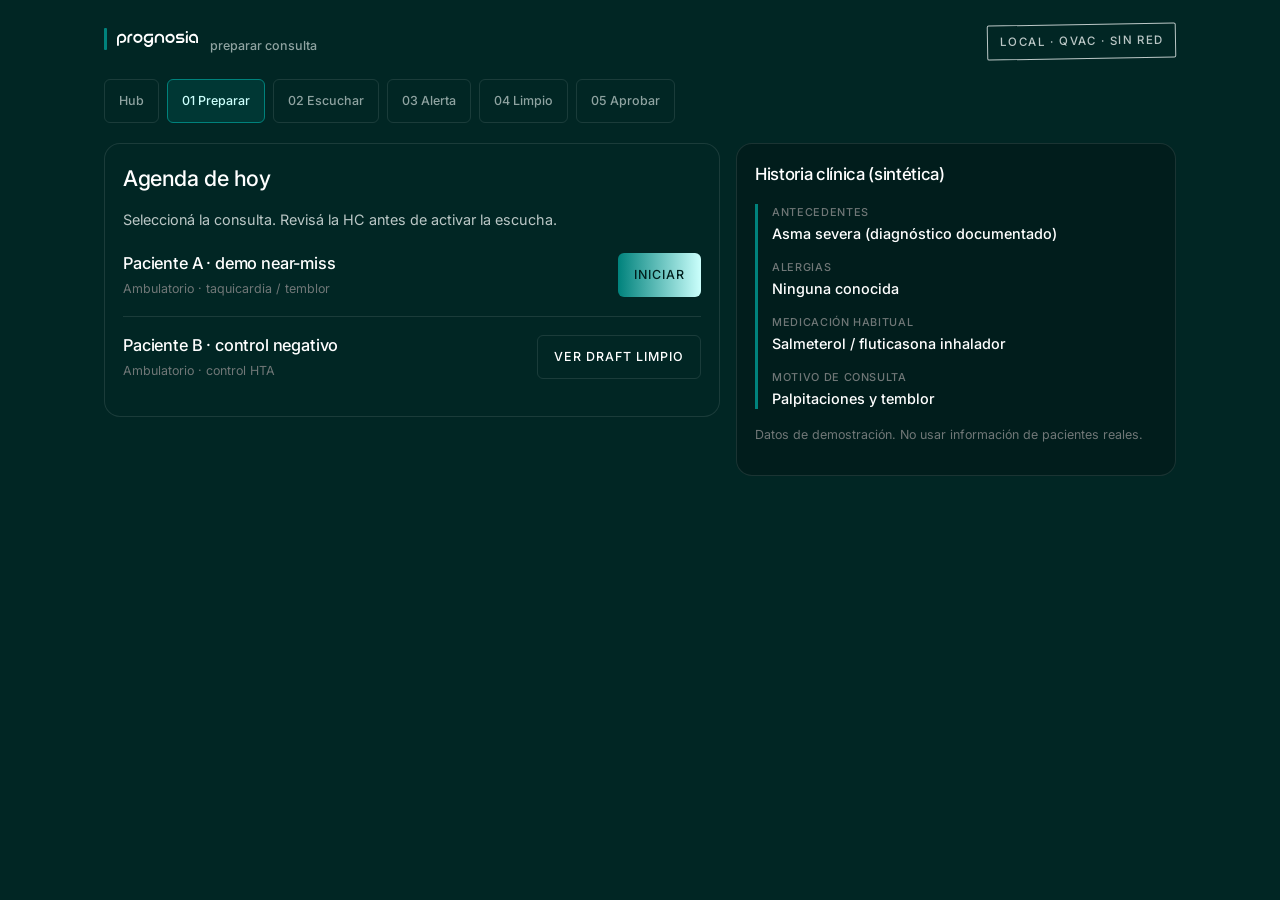
<file: design/mockups/01-preparar.html>
<!DOCTYPE html>
<html lang="es">
<head>
  <meta charset="utf-8" />
  <meta name="viewport" content="width=device-width, initial-scale=1" />
  <title>01 Preparar — Prognosia Health</title>
  <link rel="preconnect" href="https://fonts.googleapis.com" />
  <link rel="preconnect" href="https://fonts.gstatic.com" crossorigin />
  <link rel="preload" as="style" href="https://fonts.googleapis.com/css2?family=Inter:wght@400;500&family=IBM+Plex+Mono:wght@500&display=swap" />
  <link href="https://fonts.googleapis.com/css2?family=Inter:wght@400;500&family=IBM+Plex+Mono:wght@500&display=swap" rel="stylesheet" />
  <link rel="stylesheet" href="styles.css" />
  <link rel="icon" type="image/png" href="assets/prognosiaicon.png" />
</head>
<body>
  <div class="app">
    <header class="topbar">
      <div class="brand">
        <a class="brand-mark" href="index.html" translate="no"><img src="assets/prognosiatext.svg" alt="Prognosia Health" style="height:16px;display:block" /></a>
        <span class="sub">preparar consulta</span>
      </div>
      <div class="seal" title="Inferencia 100% local">Local · QVAC · sin red</div>
    </header>

    <nav class="nav-flow" aria-label="Flujo de demo">
      <a href="index.html">Hub</a>
      <a href="01-preparar.html" aria-current="page">01 Preparar</a>
      <a href="02-escuchando.html">02 Escuchar</a>
      <a href="03-draft-alerta.html">03 Alerta</a>
      <a href="04-draft-limpio.html">04 Limpio</a>
      <a href="05-aprobar.html">05 Aprobar</a>
    </nav>

    <div class="grid-75">
      <section class="panel panel--elevated">
        <h2>Agenda de hoy</h2>
        <p class="muted">Seleccioná la consulta. Revisá la HC antes de activar la escucha.</p>
        <ul class="patient-list">
          <li>
            <div>
              <strong>Paciente A · demo near-miss</strong>
              <span class="tiny">Ambulatorio · taquicardia / temblor</span>
            </div>
            <a class="btn btn-primary" href="02-escuchando.html">Iniciar</a>
          </li>
          <li>
            <div>
              <strong>Paciente B · control negativo</strong>
              <span class="tiny">Ambulatorio · control HTA</span>
            </div>
            <a class="btn btn-ghost" href="04-draft-limpio.html">Ver draft limpio</a>
          </li>
        </ul>
      </section>

      <aside class="panel panel--dim">
        <h3>Historia clínica (sintética)</h3>
        <dl class="hc-sheet">
          <dt>Antecedentes</dt>
          <dd>Asma severa (diagnóstico documentado)</dd>
          <dt>Alergias</dt>
          <dd>Ninguna conocida</dd>
          <dt>Medicación habitual</dt>
          <dd>Salmeterol / fluticasona inhalador</dd>
          <dt>Motivo de consulta</dt>
          <dd>Palpitaciones y temblor</dd>
        </dl>
        <p class="tiny" style="margin-top: 16px">Datos de demostración. No usar información de pacientes reales.</p>
      </aside>
    </div>
  </div>
</body>
</html>
</file>
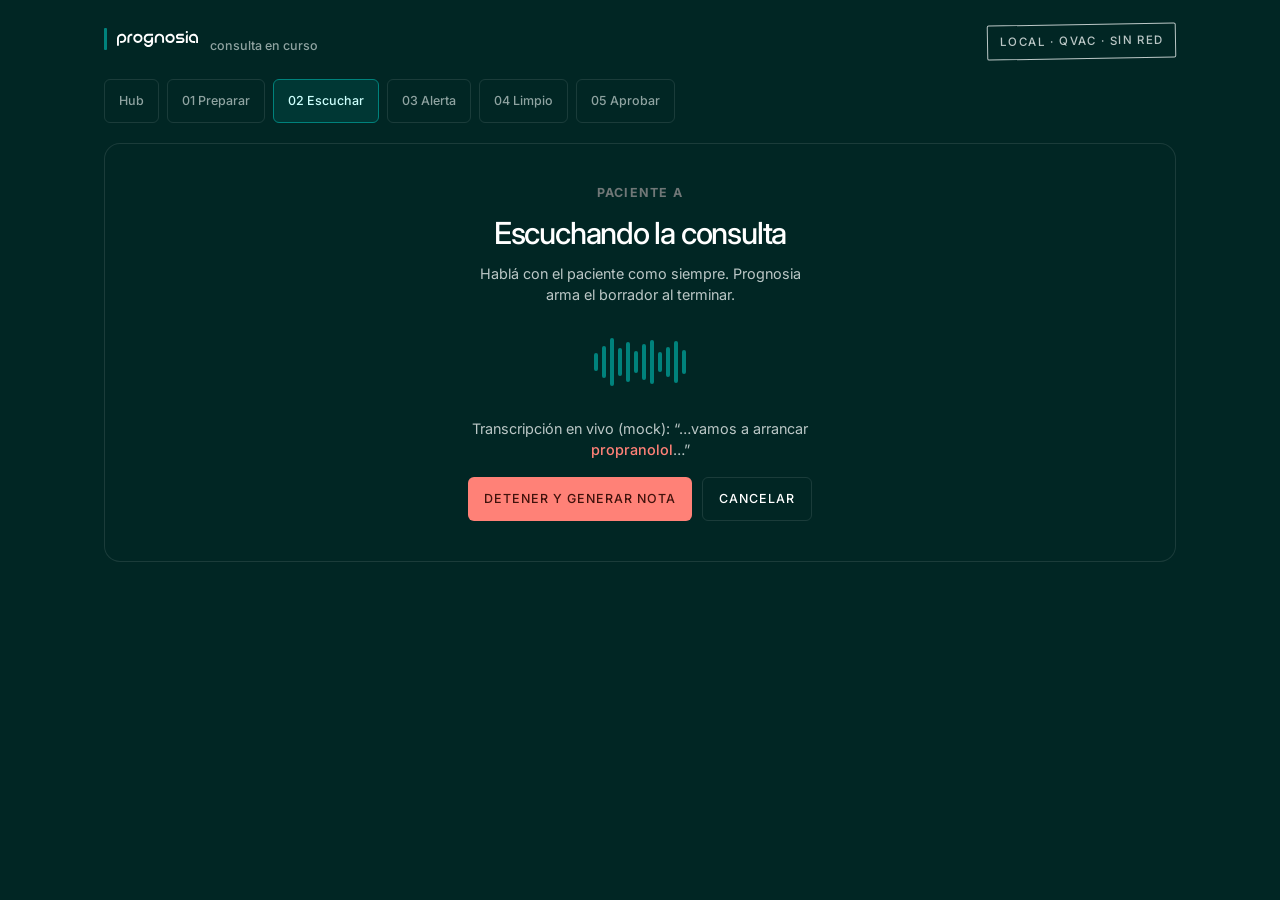
<file: design/mockups/02-escuchando.html>
<!DOCTYPE html>
<html lang="es">
<head>
  <meta charset="utf-8" />
  <meta name="viewport" content="width=device-width, initial-scale=1" />
  <title>02 Escuchando — Prognosia Health</title>
  <link rel="preconnect" href="https://fonts.googleapis.com" />
  <link rel="preconnect" href="https://fonts.gstatic.com" crossorigin />
  <link rel="preload" as="style" href="https://fonts.googleapis.com/css2?family=Inter:wght@400;500&family=IBM+Plex+Mono:wght@500&display=swap" />
  <link href="https://fonts.googleapis.com/css2?family=Inter:wght@400;500&family=IBM+Plex+Mono:wght@500&display=swap" rel="stylesheet" />
  <link rel="stylesheet" href="styles.css" />
  <link rel="icon" type="image/png" href="assets/prognosiaicon.png" />
</head>
<body>
  <div class="app">
    <header class="topbar">
      <div class="brand">
        <a class="brand-mark" href="index.html" translate="no"><img src="assets/prognosiatext.svg" alt="Prognosia Health" style="height:16px;display:block" /></a>
        <span class="sub">consulta en curso</span>
      </div>
      <div class="seal" title="Inferencia 100% local">Local · QVAC · sin red</div>
    </header>

    <nav class="nav-flow" aria-label="Flujo de demo">
      <a href="index.html">Hub</a>
      <a href="01-preparar.html">01 Preparar</a>
      <a href="02-escuchando.html" aria-current="page">02 Escuchar</a>
      <a href="03-draft-alerta.html">03 Alerta</a>
      <a href="04-draft-limpio.html">04 Limpio</a>
      <a href="05-aprobar.html">05 Aprobar</a>
    </nav>

    <section class="panel panel--elevated listen">
      <p class="tiny" style="text-transform: uppercase; letter-spacing: 0.1em; font-weight: 700; margin: 0">Paciente A</p>
      <h1 class="patient-name">Escuchando la consulta</h1>
      <p class="muted" style="max-width: 36ch; margin: 0 auto">Hablá con el paciente como siempre. Prognosia arma el borrador al terminar.</p>
      <div class="wave" role="img" aria-label="Audio en captura">
        <span></span><span></span><span></span><span></span>
        <span></span><span></span><span></span><span></span>
        <span></span><span></span><span></span><span></span>
      </div>
      <p class="transcript-live">
        Transcripción en vivo (mock): “…vamos a arrancar <em>propranolol</em>…”
      </p>
      <div class="actions" style="justify-content: center">
        <a class="btn btn-danger" href="03-draft-alerta.html">Detener y generar nota</a>
        <a class="btn btn-ghost" href="01-preparar.html">Cancelar</a>
      </div>
    </section>
  </div>
</body>
</html>
</file>
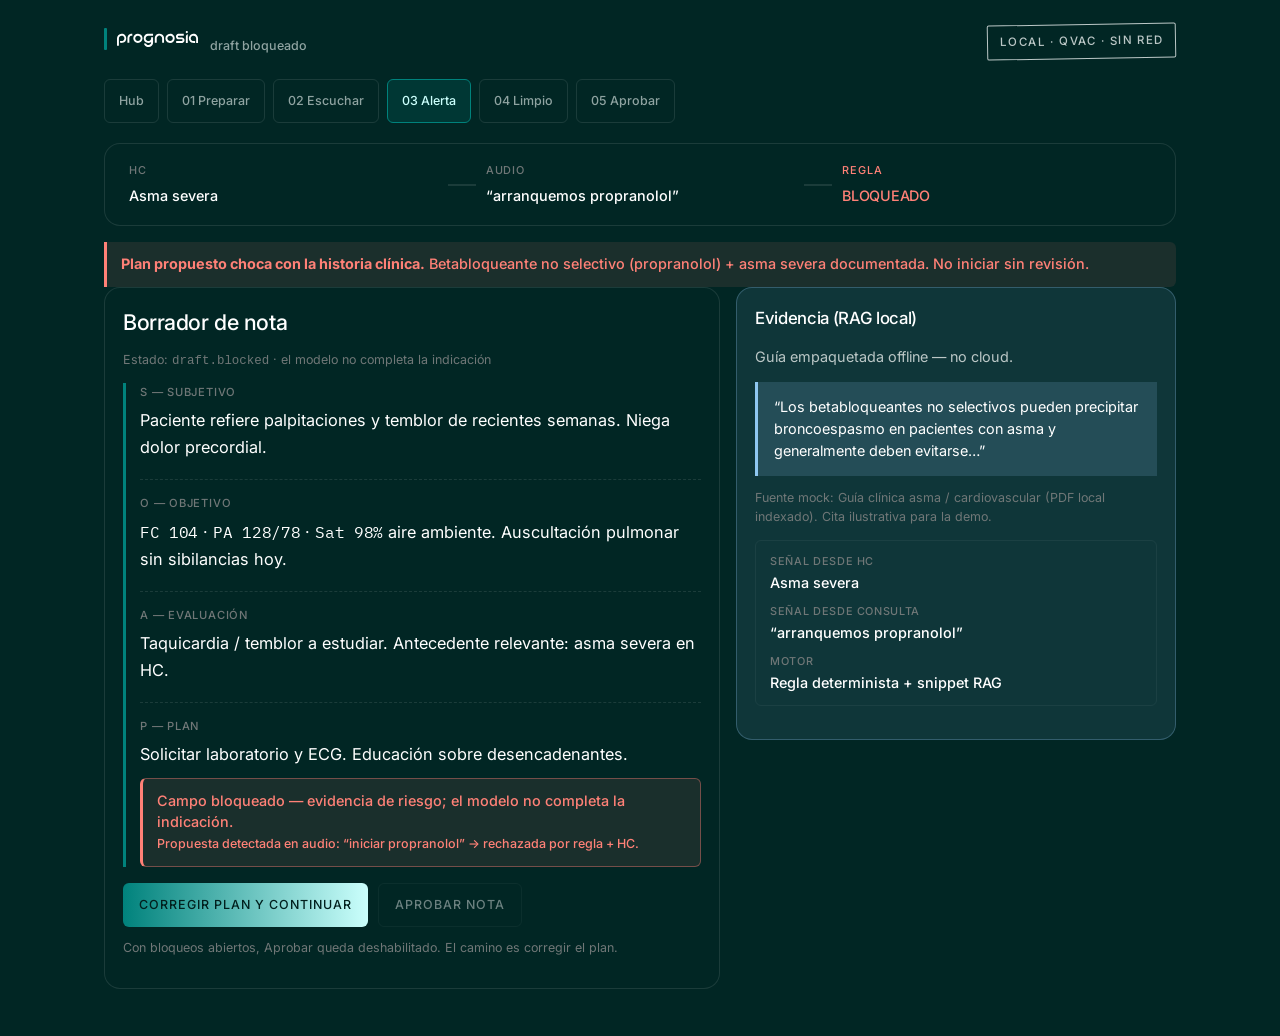
<file: design/mockups/03-draft-alerta.html>
<!DOCTYPE html>
<html lang="es">
<head>
  <meta charset="utf-8" />
  <meta name="viewport" content="width=device-width, initial-scale=1" />
  <title>03 Draft + alerta — Prognosia Health</title>
  <link rel="preconnect" href="https://fonts.googleapis.com" />
  <link rel="preconnect" href="https://fonts.gstatic.com" crossorigin />
  <link rel="preload" as="style" href="https://fonts.googleapis.com/css2?family=Inter:wght@400;500&family=IBM+Plex+Mono:wght@500&display=swap" />
  <link href="https://fonts.googleapis.com/css2?family=Inter:wght@400;500&family=IBM+Plex+Mono:wght@500&display=swap" rel="stylesheet" />
  <link rel="stylesheet" href="styles.css" />
  <link rel="icon" type="image/png" href="assets/prognosiaicon.png" />
</head>
<body>
  <a class="skip-link" href="#contenido">Saltar al contenido</a>
  <div class="app">
    <header class="topbar">
      <div class="brand">
        <a class="brand-mark" href="index.html" translate="no"><img src="assets/prognosiatext.svg" alt="Prognosia Health" style="height:16px;display:block" /></a>
        <span class="sub">draft bloqueado</span>
      </div>
      <div class="seal" title="Inferencia 100% local">Local · QVAC · sin red</div>
    </header>

    <nav class="nav-flow" aria-label="Flujo de demo">
      <a href="index.html">Hub</a>
      <a href="01-preparar.html">01 Preparar</a>
      <a href="02-escuchando.html">02 Escuchar</a>
      <a href="03-draft-alerta.html" aria-current="page">03 Alerta</a>
      <a href="04-draft-limpio.html">04 Limpio</a>
      <a href="05-aprobar.html">05 Aprobar</a>
    </nav>

    <main id="contenido">
    <div class="trace" role="alert" aria-label="Traza de incidente de seguridad">
      <div class="trace__node">
        <span class="trace__label">HC</span>
        <span class="trace__value">Asma severa</span>
      </div>
      <div class="trace__connector" aria-hidden="true"></div>
      <div class="trace__node">
        <span class="trace__label">Audio</span>
        <span class="trace__value">“arranquemos propranolol”</span>
      </div>
      <div class="trace__connector" aria-hidden="true"></div>
      <div class="trace__node trace__node--blocked">
        <span class="trace__label">Regla</span>
        <span class="trace__value">BLOQUEADO</span>
      </div>
    </div>
    <p class="trace__detail">
      <strong>Plan propuesto choca con la historia clínica.</strong>
      Betabloqueante no selectivo (propranolol) + asma severa documentada. No iniciar sin revisión.
    </p>

    <div class="grid-75">
      <section class="panel panel--elevated">
        <h2>Borrador de nota</h2>
        <p class="tiny">Estado: <code>draft.blocked</code> · el modelo no completa la indicación</p>
        <article class="soap">
          <section>
            <div class="label">S — Subjetivo</div>
            <p>Paciente refiere palpitaciones y temblor de recientes semanas. Niega dolor precordial.</p>
          </section>
          <section>
            <div class="label">O — Objetivo</div>
            <p><span class="vital">FC 104</span> · <span class="vital">PA 128/78</span> · <span class="vital">Sat 98%</span> aire ambiente. Auscultación pulmonar sin sibilancias hoy.</p>
          </section>
          <section>
            <div class="label">A — Evaluación</div>
            <p>Taquicardia / temblor a estudiar. Antecedente relevante: asma severa en HC.</p>
          </section>
          <section>
            <div class="label">P — Plan</div>
            <p>Solicitar laboratorio y ECG. Educación sobre desencadenantes.</p>
            <div class="blocked">
              Campo bloqueado — evidencia de riesgo; el modelo no completa la indicación.<br />
              <span class="tiny" style="color: inherit">Propuesta detectada en audio: “iniciar propranolol” → rechazada por regla + HC.</span>
            </div>
          </section>
        </article>
        <div class="actions">
          <a class="btn btn-primary" href="05-aprobar.html">Corregir plan y continuar</a>
          <button class="btn btn-ghost" type="button" disabled>Aprobar nota</button>
        </div>
        <p class="tiny" style="margin-top: 12px">Con bloqueos abiertos, Aprobar queda deshabilitado. El camino es corregir el plan.</p>
      </section>

      <aside class="panel panel--evidence evidence">
        <h3>Evidencia (RAG local)</h3>
        <p class="muted">Guía empaquetada offline — no cloud.</p>
        <blockquote>
          “Los betabloqueantes no selectivos pueden precipitar broncoespasmo en pacientes con asma y generalmente deben evitarse…”
        </blockquote>
        <p class="tiny">Fuente mock: Guía clínica asma / cardiovascular (PDF local indexado). Cita ilustrativa para la demo.</p>
        <dl class="hc-box" style="margin-top: 14px">
          <dt>Señal desde HC</dt>
          <dd>Asma severa</dd>
          <dt>Señal desde consulta</dt>
          <dd>“arranquemos propranolol”</dd>
          <dt>Motor</dt>
          <dd>Regla determinista + snippet RAG</dd>
        </dl>
      </aside>
    </div>
    </main>
  </div>
</body>
</html>
</file>
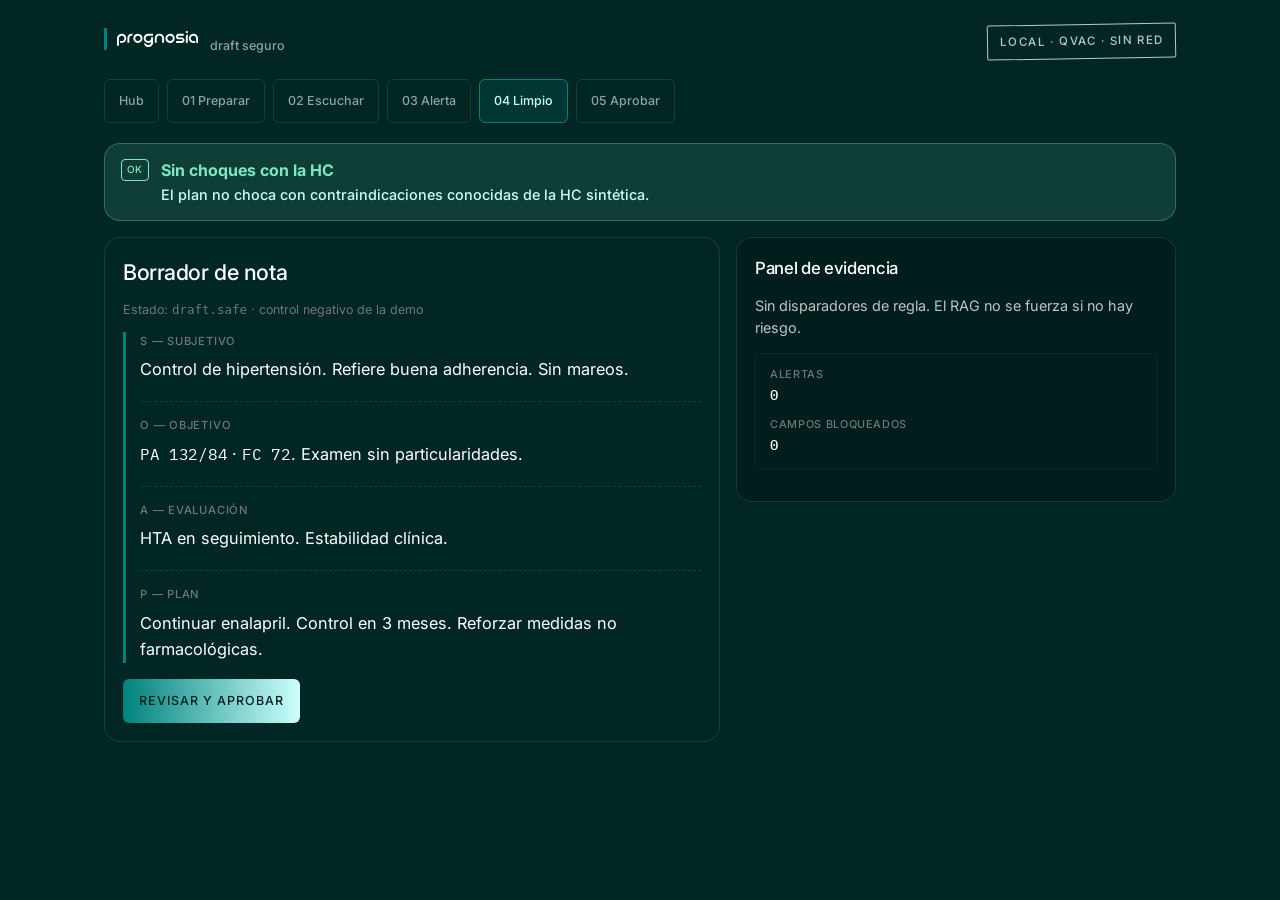
<file: design/mockups/04-draft-limpio.html>
<!DOCTYPE html>
<html lang="es">
<head>
  <meta charset="utf-8" />
  <meta name="viewport" content="width=device-width, initial-scale=1" />
  <title>04 Draft limpio — Prognosia Health</title>
  <link rel="preconnect" href="https://fonts.googleapis.com" />
  <link rel="preconnect" href="https://fonts.gstatic.com" crossorigin />
  <link rel="preload" as="style" href="https://fonts.googleapis.com/css2?family=Inter:wght@400;500&family=IBM+Plex+Mono:wght@500&display=swap" />
  <link href="https://fonts.googleapis.com/css2?family=Inter:wght@400;500&family=IBM+Plex+Mono:wght@500&display=swap" rel="stylesheet" />
  <link rel="stylesheet" href="styles.css" />
  <link rel="icon" type="image/png" href="assets/prognosiaicon.png" />
</head>
<body>
  <div class="app">
    <header class="topbar">
      <div class="brand">
        <a class="brand-mark" href="index.html" translate="no"><img src="assets/prognosiatext.svg" alt="Prognosia Health" style="height:16px;display:block" /></a>
        <span class="sub">draft seguro</span>
      </div>
      <div class="seal" title="Inferencia 100% local">Local · QVAC · sin red</div>
    </header>

    <nav class="nav-flow" aria-label="Flujo de demo">
      <a href="index.html">Hub</a>
      <a href="01-preparar.html">01 Preparar</a>
      <a href="02-escuchando.html">02 Escuchar</a>
      <a href="03-draft-alerta.html">03 Alerta</a>
      <a href="04-draft-limpio.html" aria-current="page">04 Limpio</a>
      <a href="05-aprobar.html">05 Aprobar</a>
    </nav>

    <div class="safe-banner" role="status">
      <span class="safe-banner__mark" aria-hidden="true">OK</span>
      <div>
        <strong>Sin choques con la HC</strong>
        <p>El plan no choca con contraindicaciones conocidas de la HC sintética.</p>
      </div>
    </div>

    <div class="grid-75">
      <section class="panel panel--elevated">
        <h2>Borrador de nota</h2>
        <p class="tiny">Estado: <code>draft.safe</code> · control negativo de la demo</p>
        <article class="soap">
          <section>
            <div class="label">S — Subjetivo</div>
            <p>Control de hipertensión. Refiere buena adherencia. Sin mareos.</p>
          </section>
          <section>
            <div class="label">O — Objetivo</div>
            <p><span class="vital">PA 132/84</span> · <span class="vital">FC 72</span>. Examen sin particularidades.</p>
          </section>
          <section>
            <div class="label">A — Evaluación</div>
            <p>HTA en seguimiento. Estabilidad clínica.</p>
          </section>
          <section>
            <div class="label">P — Plan</div>
            <p>Continuar enalapril. Control en 3 meses. Reforzar medidas no farmacológicas.</p>
          </section>
        </article>
        <div class="actions">
          <a class="btn btn-primary" href="05-aprobar.html">Revisar y aprobar</a>
        </div>
      </section>

      <aside class="panel panel--dim">
        <h3>Panel de evidencia</h3>
        <p class="muted">Sin disparadores de regla. El RAG no se fuerza si no hay riesgo.</p>
        <dl class="hc-box" style="margin-top: 14px">
          <dt>Alertas</dt>
          <dd><span class="vital">0</span></dd>
          <dt>Campos bloqueados</dt>
          <dd><span class="vital">0</span></dd>
        </dl>
      </aside>
    </div>
  </div>
</body>
</html>
</file>
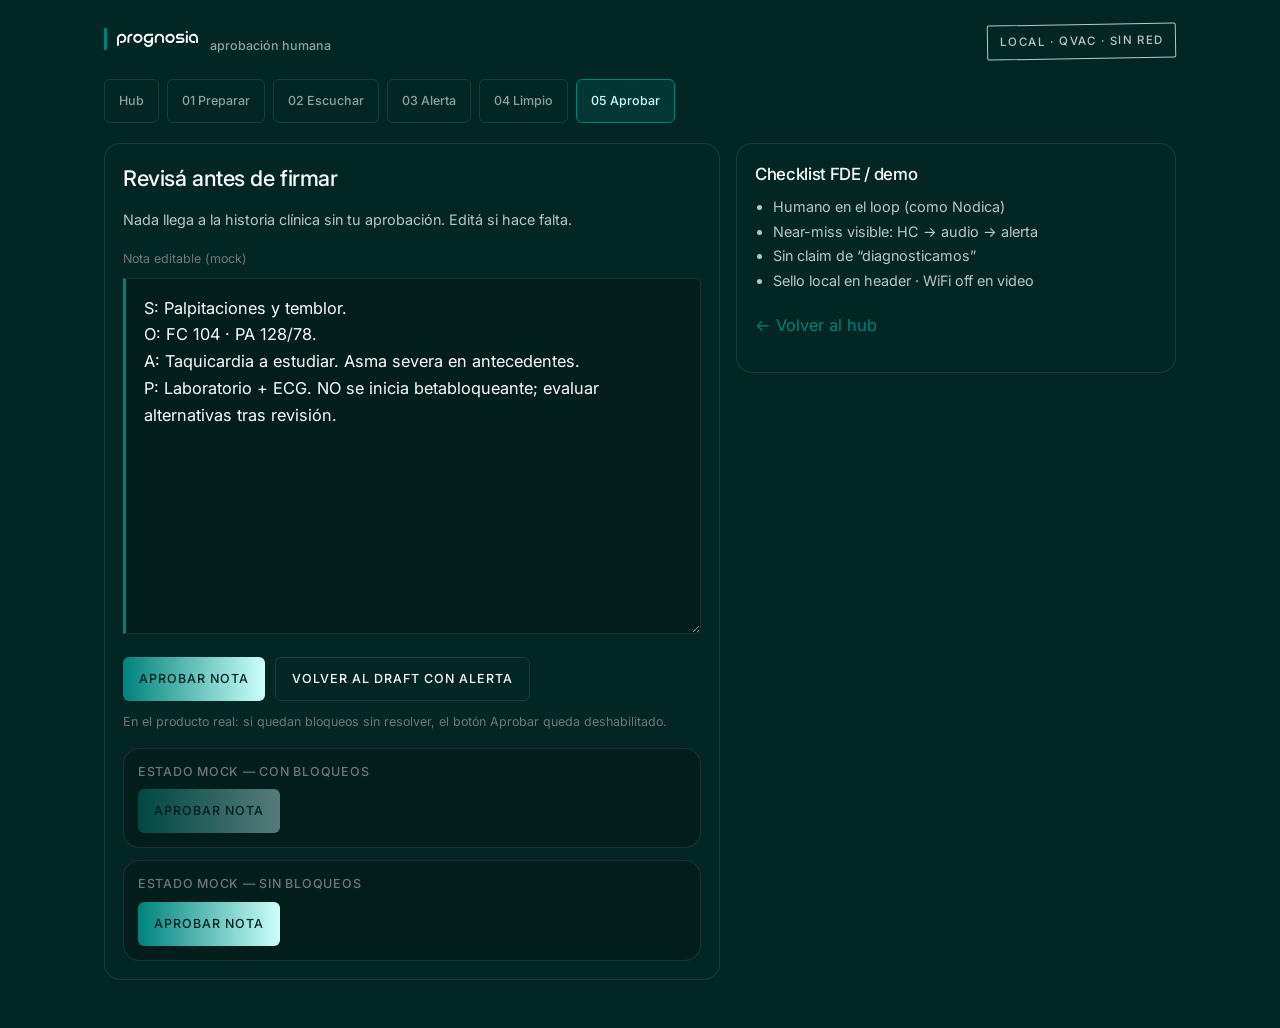
<file: design/mockups/05-aprobar.html>
<!DOCTYPE html>
<html lang="es">
<head>
  <meta charset="utf-8" />
  <meta name="viewport" content="width=device-width, initial-scale=1" />
  <title>05 Aprobar — Prognosia Health</title>
  <link rel="preconnect" href="https://fonts.googleapis.com" />
  <link rel="preconnect" href="https://fonts.gstatic.com" crossorigin />
  <link rel="preload" as="style" href="https://fonts.googleapis.com/css2?family=Inter:wght@400;500&family=IBM+Plex+Mono:wght@500&display=swap" />
  <link href="https://fonts.googleapis.com/css2?family=Inter:wght@400;500&family=IBM+Plex+Mono:wght@500&display=swap" rel="stylesheet" />
  <link rel="stylesheet" href="styles.css" />
  <link rel="icon" type="image/png" href="assets/prognosiaicon.png" />
</head>
<body>
  <div class="app">
    <header class="topbar">
      <div class="brand">
        <a class="brand-mark" href="index.html" translate="no"><img src="assets/prognosiatext.svg" alt="Prognosia Health" style="height:16px;display:block" /></a>
        <span class="sub">aprobación humana</span>
      </div>
      <div class="seal" title="Inferencia 100% local">Local · QVAC · sin red</div>
    </header>

    <nav class="nav-flow" aria-label="Flujo de demo">
      <a href="index.html">Hub</a>
      <a href="01-preparar.html">01 Preparar</a>
      <a href="02-escuchando.html">02 Escuchar</a>
      <a href="03-draft-alerta.html">03 Alerta</a>
      <a href="04-draft-limpio.html">04 Limpio</a>
      <a href="05-aprobar.html" aria-current="page">05 Aprobar</a>
    </nav>

    <div class="grid-75">
      <section class="panel panel--elevated">
        <h2>Revisá antes de firmar</h2>
        <p class="muted">Nada llega a la historia clínica sin tu aprobación. Editá si hace falta.</p>
        <label class="tiny" for="nota">Nota editable (mock)</label>
        <textarea id="nota" class="note-doc" name="nota_clinica" rows="12" spellcheck="false" autocomplete="off">S: Palpitaciones y temblor.
O: FC 104 · PA 128/78.
A: Taquicardia a estudiar. Asma severa en antecedentes.
P: Laboratorio + ECG. NO se inicia betabloqueante; evaluar alternativas tras revisión.</textarea>
        <div class="actions">
          <button class="btn btn-primary" type="button">Aprobar nota</button>
          <a class="btn btn-ghost" href="03-draft-alerta.html">Volver al draft con alerta</a>
        </div>
        <p class="tiny" style="margin-top: 12px">En el producto real: si quedan bloqueos sin resolver, el botón Aprobar queda deshabilitado.</p>

        <div class="state-pair">
          <div class="panel panel--dim" style="padding: 14px">
            <div class="state-label">Estado mock — con bloqueos</div>
            <button class="btn btn-primary" type="button" disabled>Aprobar nota</button>
          </div>
          <div class="panel panel--dim" style="padding: 14px">
            <div class="state-label">Estado mock — sin bloqueos</div>
            <button class="btn btn-primary" type="button">Aprobar nota</button>
          </div>
        </div>
      </section>

      <aside class="panel">
        <h3>Checklist FDE / demo</h3>
        <ul class="muted" style="padding-left: 18px; line-height: 1.7; margin: 8px 0 0">
          <li>Humano en el loop (como Nodica)</li>
          <li>Near-miss visible: HC → audio → alerta</li>
          <li>Sin claim de “diagnosticamos”</li>
          <li>Sello local en header · WiFi off en video</li>
        </ul>
        <p style="margin-top: 20px"><a href="index.html">← Volver al hub</a></p>
      </aside>
    </div>
  </div>
</body>
</html>
</file>
<file: design/mockups/styles.css>
:root {
  /* Surfaces — Auros liquid stack: deep -> abyss -> kelp */
  --surface: #012624;
  --surface-dim: #011d1c;
  --surface-card: #003734;
  --surface-2: #011d1c;
  --bg-wash: rgba(0, 130, 124, 0.2);
  --surface-veil: var(--surface-veil);
  --surface-veil-soft: var(--surface-veil-soft);

  /* Text — blancos y platas acromaticos sobre el abismo */
  --text-primary: #ffffff;
  --text-secondary: #bbc7c6;
  --text-tertiary: #8fa3a1;
  --text-muted: #707777;
  --ink: var(--text-primary);
  --seal: #bbc7c6;

  /* Brand & semantic */
  --brand: #00827c;
  --brand-ink: #cbfffc;
  --brand-soft: #003734;
  --accent-stat: #fde9ff;
  --gradient-biolum: linear-gradient(90deg, #00827c 0%, #cbfffc 100%);
  --gradient-aurora: linear-gradient(90deg, #cbfffc 0%, #edfffe 26%, #fffdfa 48%, #fad1ff 89%);
  --incident: #ff8177;
  --incident-wash: rgba(255, 129, 119, 0.1);
  --ok: #7de8c3;
  --ok-soft: rgba(125, 232, 195, 0.12);
  --evidence: #8fc7f0;
  --evidence-soft: rgba(143, 199, 240, 0.1);
  --evidence-wash: rgba(143, 199, 240, 0.16);

  /* Borders — profundidad por superficie, no por sombra */
  --line: rgba(255, 255, 255, 0.1);
  --line-soft: rgba(255, 255, 255, 0.05);
  --line-emphasis: rgba(255, 255, 255, 0.2);
  --line-focus: #cbfffc;

  /* Type — Matter sustituida por Inter (solo 400/500) */
  --font: "Inter", ui-sans-serif, system-ui, sans-serif;
  --font-display: "Inter", ui-sans-serif, system-ui, sans-serif;
  --font-vital: "IBM Plex Mono", ui-monospace, monospace;

  --fs-xs: 0.78rem;
  --fs-sm: 0.9rem;
  --fs-md: 1.02rem;
  --fs-lg: 1.35rem;
  --fs-xl: 1.9rem;
  --fs-2xl: 2.6rem;

  --radius-sm: 6px;
  --radius: 16px;
  --shadow-panel: none;
  --shadow-trace: none;

  --space: 8px;
}

*,
*::before,
*::after {
  box-sizing: border-box;
}

html {
  scroll-behavior: smooth;
}

body {
  margin: 0;
  min-height: 100dvh;
  font-family: var(--font);
  font-size: var(--fs-md);
  color: var(--text-primary);
  background-color: var(--surface);
  background-image:
    url("data:image/svg+xml,%3Csvg viewBox='0 0 200 200' xmlns='http://www.w3.org/2000/svg'%3E%3Cfilter id='n'%3E%3CfeTurbulence type='fractalNoise' baseFrequency='0.85' numOctaves='4' stitchTiles='stitch'/%3E%3C/filter%3E%3Crect width='100%25' height='100%25' filter='url(%23n)' opacity='0.035'/%3E%3C/svg%3E"),
    radial-gradient(ellipse 90% 55% at 8% -8%, var(--bg-wash) 0%, transparent 55%),
    radial-gradient(ellipse 50% 40% at 100% 0%, rgba(250, 209, 255, 0.07) 0%, transparent 45%),
    var(--surface);
  background-attachment: fixed;
  line-height: 1.5;
  -webkit-font-smoothing: antialiased;
  touch-action: manipulation;
  -webkit-tap-highlight-color: transparent;
}

a {
  color: var(--brand);
  text-decoration: none;
}

a:hover {
  text-decoration: underline;
  text-underline-offset: 3px;
}

a:focus-visible,
button:focus-visible,
textarea:focus-visible {
  outline: 2px solid var(--line-focus);
  outline-offset: 2px;
}

.skip-link {
  position: absolute;
  left: -9999px;
  top: 0;
  z-index: 100;
  padding: 10px 14px;
  background: var(--brand);
  color: #fff;
  font-weight: 500;
  border-radius: var(--radius-sm);
}

.skip-link:focus {
  left: 12px;
  top: 12px;
  outline: 2px solid var(--line-focus);
  outline-offset: 2px;
}

.app {
  max-width: 1120px;
  margin: 0 auto;
  padding: calc(var(--space) * 3) calc(var(--space) * 3) calc(var(--space) * 6);
}

/* ——— Header / brand ——— */

.topbar {
  display: flex;
  align-items: center;
  justify-content: space-between;
  gap: calc(var(--space) * 2);
  margin-bottom: calc(var(--space) * 2.5);
  flex-wrap: wrap;
}

.brand {
  display: flex;
  align-items: baseline;
  gap: 12px;
  min-width: 0;
}

.brand-mark {
  display: inline-flex;
  align-items: center;
  gap: 10px;
  font-family: var(--font-display);
  font-weight: 500;
  font-size: 1.2rem;
  letter-spacing: -0.04em;
  color: var(--text-primary);
  text-decoration: none;
  text-wrap: balance;
}

.brand-mark::before {
  content: "";
  display: block;
  width: 3px;
  height: 1.15em;
  background: var(--brand);
  border-radius: 1px;
  flex-shrink: 0;
}

.brand-mark:hover {
  text-decoration: none;
  color: var(--brand-ink);
}

.brand .sub {
  color: var(--text-tertiary);
  font-size: var(--fs-xs);
  font-weight: 500;
}

.brand-hero {
  font-family: var(--font-display);
  font-weight: 500;
  font-size: clamp(2rem, 5vw, var(--fs-2xl));
  letter-spacing: -0.045em;
  line-height: 1.05;
  text-wrap: balance;
  display: flex;
  align-items: flex-start;
  gap: 14px;
  margin: 0 0 calc(var(--space) * 1.5);
}

.brand-hero::before {
  content: "";
  display: block;
  width: 5px;
  height: 0.92em;
  margin-top: 0.08em;
  background: var(--brand);
  border-radius: 1px;
  flex-shrink: 0;
}

.tagline {
  font-size: var(--fs-lg);
  color: var(--text-secondary);
  max-width: 36ch;
  line-height: 1.35;
  text-wrap: balance;
  margin: 0 0 calc(var(--space) * 4);
}

/* Sello estampado — LOCAL · QVAC · SIN RED */
.seal {
  display: inline-flex;
  align-items: center;
  padding: 8px 12px;
  border: 1px solid var(--seal);
  border-radius: 2px;
  color: var(--seal);
  font-size: 0.72rem;
  font-weight: 500;
  letter-spacing: 0.12em;
  text-transform: uppercase;
  transform: rotate(-1deg);
  white-space: nowrap;
  user-select: none;
  background: var(--surface-veil);
}

.nav-flow {
  display: flex;
  flex-wrap: wrap;
  gap: 8px;
  margin-bottom: calc(var(--space) * 2.5);
}

.nav-flow a {
  display: inline-flex;
  align-items: center;
  min-height: 44px;
  padding: 8px 14px;
  border-radius: var(--radius-sm);
  background: transparent;
  border: 1px solid var(--line);
  color: var(--text-tertiary);
  font-size: var(--fs-xs);
  font-weight: 500;
  text-decoration: none;
  transition: background 0.15s ease, border-color 0.15s ease, color 0.15s ease;
}

.nav-flow a:hover {
  border-color: var(--brand);
  color: var(--brand);
  text-decoration: none;
  background: var(--brand-soft);
}

.nav-flow a:active {
  transform: translateY(1px);
}

.nav-flow a[aria-current="page"] {
  border-color: var(--brand);
  color: var(--brand-ink);
  background: var(--brand-soft);
}

/* ——— Layout ——— */

.grid-75 {
  display: grid;
  grid-template-columns: 1.4fr 1fr;
  gap: calc(var(--space) * 2);
  align-items: start;
}

@media (max-width: 860px) {
  .grid-75 {
    grid-template-columns: 1fr;
  }
}

.panel {
  background: var(--surface);
  border: 1px solid var(--line);
  border-radius: var(--radius);
  padding: calc(var(--space) * 2.25);
}

.panel--elevated {
  box-shadow: var(--shadow-panel);
}

.panel--dim {
  background: var(--surface-dim);
}

.panel--evidence {
  background: var(--evidence-soft);
  border-color: rgba(143, 199, 240, 0.28);
  box-shadow: var(--shadow-panel);
}

.panel h2,
.panel h3 {
  margin: 0 0 6px;
  font-family: var(--font);
  font-weight: 500;
  letter-spacing: -0.02em;
  text-wrap: balance;
}

.panel h2 {
  font-size: var(--fs-lg);
}

.panel h3 {
  font-size: 1.05rem;
}

.muted {
  color: var(--text-secondary);
  font-size: var(--fs-sm);
}

.tiny {
  font-size: var(--fs-xs);
  color: var(--text-muted);
}

.vital {
  font-family: var(--font-vital);
  font-variant-numeric: tabular-nums;
  font-size: 0.95em;
  letter-spacing: -0.02em;
}

/* ——— Buttons ——— */

.btn {
  display: inline-flex;
  align-items: center;
  justify-content: center;
  gap: 8px;
  min-height: 44px;
  border: none;
  border-radius: var(--radius-sm);
  padding: 10px 16px;
  font: inherit;
  font-weight: 500;
  font-size: var(--fs-sm);
  cursor: pointer;
  text-decoration: none;
  transition: background 0.15s ease, filter 0.15s ease, transform 0.1s ease, opacity 0.15s ease;
}

.btn:hover {
  text-decoration: none;
}

.btn:active:not(:disabled):not([aria-disabled="true"]) {
  transform: translateY(1px);
}

.btn-primary {
  background: var(--gradient-biolum);
  color: #02201e;
}

.btn-primary:hover {
  background: var(--gradient-aurora);
  color: #02201e;
}

.btn-ghost {
  background: transparent;
  border: 1px solid var(--line);
  color: var(--text-primary);
}

.btn-ghost:hover {
  border-color: var(--brand);
  background: var(--brand-soft);
  color: var(--brand-ink);
}

.btn-danger {
  background: var(--incident);
  color: #40120c;
}

.btn-danger:hover {
  filter: brightness(1.06);
  color: #40120c;
}

.btn:disabled,
.btn[aria-disabled="true"] {
  opacity: 0.42;
  pointer-events: none;
  cursor: not-allowed;
}

.actions {
  display: flex;
  flex-wrap: wrap;
  gap: 10px;
  margin-top: calc(var(--space) * 2);
}

/* ——— Traza de incidente (hero 03) ——— */

.trace {
  display: flex;
  align-items: stretch;
  gap: 0;
  margin-bottom: calc(var(--space) * 2);
  padding: calc(var(--space) * 1.75);
  background: var(--surface);
  border: 1px solid var(--line);
  border-radius: var(--radius);
  box-shadow: var(--shadow-trace);
  overflow: hidden;
}

.trace__node {
  flex: 1;
  min-width: 0;
  padding: 4px 10px;
  opacity: 1;
  transform: translateY(0);
}

@media (prefers-reduced-motion: no-preference) {
  .trace__node {
    animation: trace-in 0.45s ease;
  }

  .trace__node:nth-child(1) {
    animation-delay: 0.05s;
  }
  .trace__node:nth-child(3) {
    animation-delay: 0.3s;
  }
  .trace__node:nth-child(5) {
    animation-delay: 0.55s;
  }
}

.trace__label {
  display: block;
  font-size: 0.68rem;
  font-weight: 500;
  letter-spacing: 0.08em;
  text-transform: uppercase;
  color: var(--text-muted);
  margin-bottom: 4px;
}

.trace__value {
  font-size: var(--fs-sm);
  font-weight: 500;
  color: var(--text-primary);
  line-height: 1.35;
  text-wrap: balance;
}

.trace__connector {
  width: 28px;
  flex-shrink: 0;
  position: relative;
  align-self: center;
  height: 2px;
  background: var(--line);
  transform: scaleX(1);
  transform-origin: left center;
}

@media (prefers-reduced-motion: no-preference) {
  .trace__connector {
    transform: scaleX(0);
    animation: connector-draw 0.35s ease forwards;
  }

  .trace__connector:nth-child(2) {
    animation-delay: 0.28s;
  }
  .trace__connector:nth-child(4) {
    animation-delay: 0.52s;
  }
}

.trace__node--blocked .trace__label {
  color: var(--incident);
}

.trace__node--blocked .trace__value {
  color: var(--incident);
  font-family: var(--font-display);
  font-weight: 500;
  letter-spacing: -0.02em;
}

.trace__detail {
  margin: calc(var(--space) * 1.5) 0 0;
  padding: 12px 14px;
  background: var(--incident-wash);
  border-left: 3px solid var(--incident);
  border-radius: 0 var(--radius-sm) var(--radius-sm) 0;
  color: var(--incident);
  font-size: var(--fs-sm);
  font-weight: 500;
  line-height: 1.45;
}

@keyframes trace-in {
  to {
    opacity: 1;
    transform: translateY(0);
  }
}

@keyframes connector-draw {
  to {
    transform: scaleX(1);
  }
}

@media (max-width: 860px) {
  .trace {
    flex-direction: column;
    gap: 4px;
  }

  .trace__connector {
    width: 2px;
    height: 20px;
    align-self: flex-start;
    margin-left: 18px;
    transform-origin: top center;
    animation-name: connector-draw-v;
  }
}

@keyframes connector-draw-v {
  from {
    transform: scaleY(0);
  }
  to {
    transform: scaleY(1);
  }
}

/* Safe check (04) */
.safe-banner {
  display: flex;
  align-items: flex-start;
  gap: 12px;
  margin-bottom: calc(var(--space) * 2);
  padding: 14px 16px;
  background: var(--ok-soft);
  border: 1px solid rgba(125, 232, 195, 0.3);
  border-radius: var(--radius);
  color: var(--ok);
}

.safe-banner__mark {
  flex-shrink: 0;
  min-width: 28px;
  height: 22px;
  padding: 0 5px;
  border-radius: 4px;
  border: 1.5px solid var(--ok);
  display: grid;
  place-items: center;
  font-size: 0.62rem;
  font-weight: 500;
  letter-spacing: 0.04em;
  line-height: 1;
  margin-top: 1px;
}

.safe-banner strong {
  display: block;
  margin-bottom: 2px;
  font-size: 1rem;
  color: var(--ok);
}

.safe-banner p {
  margin: 0;
  font-size: var(--fs-sm);
  color: var(--brand-ink);
  font-weight: 500;
}

/* ——— SOAP note ——— */

.soap {
  font-family: var(--font);
  font-size: var(--fs-md);
  line-height: 1.65;
  color: var(--text-primary);
  padding-left: 14px;
  border-left: 3px solid var(--brand);
}

.soap section {
  margin-top: 18px;
  padding-top: 14px;
  border-top: 1px dashed var(--line);
}

.soap section:first-child {
  margin-top: 0;
  padding-top: 0;
  border-top: none;
}

.soap .label {
  font-size: 0.7rem;
  font-weight: 500;
  letter-spacing: 0.07em;
  text-transform: uppercase;
  color: var(--text-muted);
  margin-bottom: 6px;
}

.soap p {
  margin: 0;
}

.blocked {
  margin-top: 10px;
  padding: 12px 14px;
  border-radius: var(--radius-sm);
  background: var(--incident-wash);
  border: 1px solid rgba(255, 129, 119, 0.4);
  border-left: 3px solid var(--incident);
  color: var(--incident);
  font-size: var(--fs-sm);
  font-weight: 500;
  line-height: 1.45;
}

/* ——— Evidence ——— */

.evidence blockquote {
  margin: 12px 0;
  padding: 14px 16px;
  border-left: 3px solid var(--evidence);
  background: var(--evidence-wash);
  color: var(--text-primary);
  font-size: var(--fs-sm);
  line-height: 1.55;
  position: relative;
  overflow: hidden;
  animation: evidence-sweep 1.1s ease 0.7s both;
}

@keyframes evidence-sweep {
  0% {
    box-shadow: inset 0 0 0 0 transparent;
  }
  40% {
    box-shadow: inset 120px 0 40px -20px rgba(143, 199, 240, 0.12);
  }
  100% {
    box-shadow: inset 0 0 0 0 transparent;
  }
}

.hc-box {
  background: var(--surface-veil-soft);
  border: 1px solid var(--line-soft);
  border-radius: var(--radius-sm);
  padding: 12px 14px;
  font-size: var(--fs-sm);
}

.hc-box dt {
  font-size: 0.68rem;
  text-transform: uppercase;
  letter-spacing: 0.06em;
  color: var(--text-muted);
  font-weight: 500;
  margin-top: 10px;
}

.hc-box dt:first-child {
  margin-top: 0;
}

.hc-box dd {
  margin: 2px 0 0;
  color: var(--text-primary);
  font-weight: 500;
}

.hc-sheet {
  padding-left: 14px;
  border-left: 3px solid var(--brand);
}

.hc-sheet dt {
  font-size: 0.68rem;
  text-transform: uppercase;
  letter-spacing: 0.06em;
  color: var(--text-muted);
  font-weight: 500;
  margin-top: 14px;
}

.hc-sheet dt:first-child {
  margin-top: 0;
}

.hc-sheet dd {
  margin: 3px 0 0;
  font-size: var(--fs-sm);
  font-weight: 500;
}

/* ——— Patient list / agenda ——— */

.patient-list {
  list-style: none;
  margin: 16px 0 0;
  padding: 0;
}

.patient-list li {
  display: flex;
  justify-content: space-between;
  align-items: center;
  gap: 12px;
  padding: 16px 0;
  border-top: 1px solid var(--line);
  flex-wrap: wrap;
}

.patient-list li:first-child {
  border-top: none;
  padding-top: 4px;
}

.patient-list strong {
  display: block;
  font-weight: 500;
  letter-spacing: -0.01em;
}

/* ——— Listening / wave ——— */

.listen {
  text-align: center;
  padding: calc(var(--space) * 5) calc(var(--space) * 3);
}

.listen .patient-name {
  font-family: var(--font-display);
  font-weight: 500;
  font-size: clamp(1.5rem, 4vw, var(--fs-xl));
  letter-spacing: -0.04em;
  margin: 8px 0 6px;
  text-wrap: balance;
}

.wave {
  display: flex;
  align-items: center;
  justify-content: center;
  gap: 4px;
  height: 56px;
  margin: 28px auto;
  max-width: 280px;
}

.wave span {
  display: block;
  width: 4px;
  border-radius: 2px;
  background: var(--brand);
  animation: bar-breathe 1.6s ease-in-out infinite;
  transform-origin: center;
}

.wave span:nth-child(1) {
  height: 18px;
  animation-delay: 0s;
}
.wave span:nth-child(2) {
  height: 32px;
  animation-delay: 0.12s;
}
.wave span:nth-child(3) {
  height: 48px;
  animation-delay: 0.24s;
}
.wave span:nth-child(4) {
  height: 28px;
  animation-delay: 0.08s;
}
.wave span:nth-child(5) {
  height: 40px;
  animation-delay: 0.2s;
}
.wave span:nth-child(6) {
  height: 22px;
  animation-delay: 0.32s;
}
.wave span:nth-child(7) {
  height: 36px;
  animation-delay: 0.16s;
}
.wave span:nth-child(8) {
  height: 44px;
  animation-delay: 0.04s;
}
.wave span:nth-child(9) {
  height: 20px;
  animation-delay: 0.28s;
}
.wave span:nth-child(10) {
  height: 30px;
  animation-delay: 0.1s;
}
.wave span:nth-child(11) {
  height: 42px;
  animation-delay: 0.22s;
}
.wave span:nth-child(12) {
  height: 24px;
  animation-delay: 0.14s;
}

@keyframes bar-breathe {
  0%,
  100% {
    transform: scaleY(0.45);
    opacity: 0.45;
  }
  50% {
    transform: scaleY(1);
    opacity: 1;
  }
}

.transcript-live {
  font-size: var(--fs-sm);
  color: var(--text-secondary);
  max-width: 42ch;
  margin: 0 auto 8px;
  line-height: 1.5;
}

.transcript-live em {
  font-style: normal;
  font-weight: 500;
  color: var(--incident);
}

/* ——— Hub protocol index ——— */

.protocol {
  list-style: none;
  margin: 0;
  padding: 0;
  border-top: 1px solid var(--line);
}

.protocol li {
  border-bottom: 1px solid var(--line);
}

.protocol a {
  display: grid;
  grid-template-columns: 48px 1fr auto;
  gap: 16px;
  align-items: center;
  min-height: 72px;
  padding: 18px 4px;
  color: inherit;
  text-decoration: none;
  transition: background 0.15s ease;
}

.protocol a:hover {
  background: var(--surface-dim);
  text-decoration: none;
}

.protocol a:active {
  transform: none;
}

.protocol__num {
  font-family: var(--font-display);
  font-weight: 500;
  font-size: 1.25rem;
  letter-spacing: -0.03em;
  color: var(--brand);
}

.protocol__title {
  font-weight: 500;
  letter-spacing: -0.015em;
  display: block;
}

.protocol__desc {
  display: block;
  font-size: var(--fs-xs);
  color: var(--text-tertiary);
  font-weight: 400;
  margin-top: 2px;
}

.protocol__go {
  font-size: var(--fs-xs);
  font-weight: 500;
  color: var(--brand);
  letter-spacing: 0.04em;
  text-transform: uppercase;
}

/* ——— Approve textarea ——— */

.note-doc {
  width: 100%;
  margin-top: 8px;
  padding: 16px 16px 16px 18px;
  border: 1px solid var(--line);
  border-left: 3px solid var(--brand);
  border-radius: 0 var(--radius-sm) var(--radius-sm) 0;
  background: var(--surface-dim);
  font-family: var(--font);
  font-size: var(--fs-md);
  line-height: 1.65;
  color: var(--text-primary);
  resize: vertical;
  min-height: 220px;
}

.note-doc:focus {
  outline: none;
}

.note-doc:focus-visible {
  outline: 2px solid var(--line-focus);
  outline-offset: 2px;
}

.state-pair {
  display: grid;
  gap: 12px;
  margin-top: 16px;
}

.state-pair .state-label {
  font-size: var(--fs-xs);
  font-weight: 500;
  letter-spacing: 0.06em;
  text-transform: uppercase;
  color: var(--text-muted);
  margin-bottom: 8px;
}

/* ——— Reduced motion ——— */

@media (prefers-reduced-motion: reduce) {
  .trace__node,
  .trace__connector,
  .evidence blockquote,
  .wave span {
    animation: none !important;
  }

  .trace__node {
    opacity: 1;
    transform: none;
  }

  .trace__connector {
    transform: none;
  }

  .btn:active:not(:disabled):not([aria-disabled="true"]) {
    transform: none;
  }
}

@media (max-width: 480px) {
  .brand-mark,
  .brand-hero,
  .listen .patient-name,
  .trace__node--blocked .trace__value,
  .protocol__num {
    font-family: var(--font);
    font-weight: 500;
  }
}


/* ===== Auros overrides — instrumentacion ===== */
.btn {
  text-transform: uppercase;
  letter-spacing: 0.08em;
  font-size: var(--fs-xs);
  font-weight: 500;
}


/* ===== Tema claro (toggle en la topbar) ===== */
:root[data-theme="light"] {
  --surface: #fcfdfc;
  --surface-dim: #f1f5f2;
  --surface-card: #ffffff;
  --surface-2: #f1f5f2;
  --bg-wash: #eaf2ed;
  --surface-veil: rgba(252, 253, 252, 0.78);
  --surface-veil-soft: rgba(252, 253, 252, 0.65);

  --text-primary: #10221e;
  --text-secondary: #3a4a45;
  --text-tertiary: #5a6863;
  --text-muted: #6b7672;
  --seal: #6b7672;

  --brand: #0a5c46;
  --brand-ink: #063d2f;
  --brand-soft: #d8ebe3;
  --accent-stat: #0a5c46;

  --incident: #c2281d;
  --incident-wash: #fbedeb;
  --ok: #1e7a4f;
  --ok-soft: #dcefe4;
  --evidence: #12507b;
  --evidence-soft: #e4eef5;
  --evidence-wash: #d0e2f0;

  --line: #dde5e0;
  --line-soft: rgba(16, 34, 30, 0.08);
  --line-emphasis: rgba(16, 34, 30, 0.16);
  --line-focus: #0a5c46;
}
</file>
